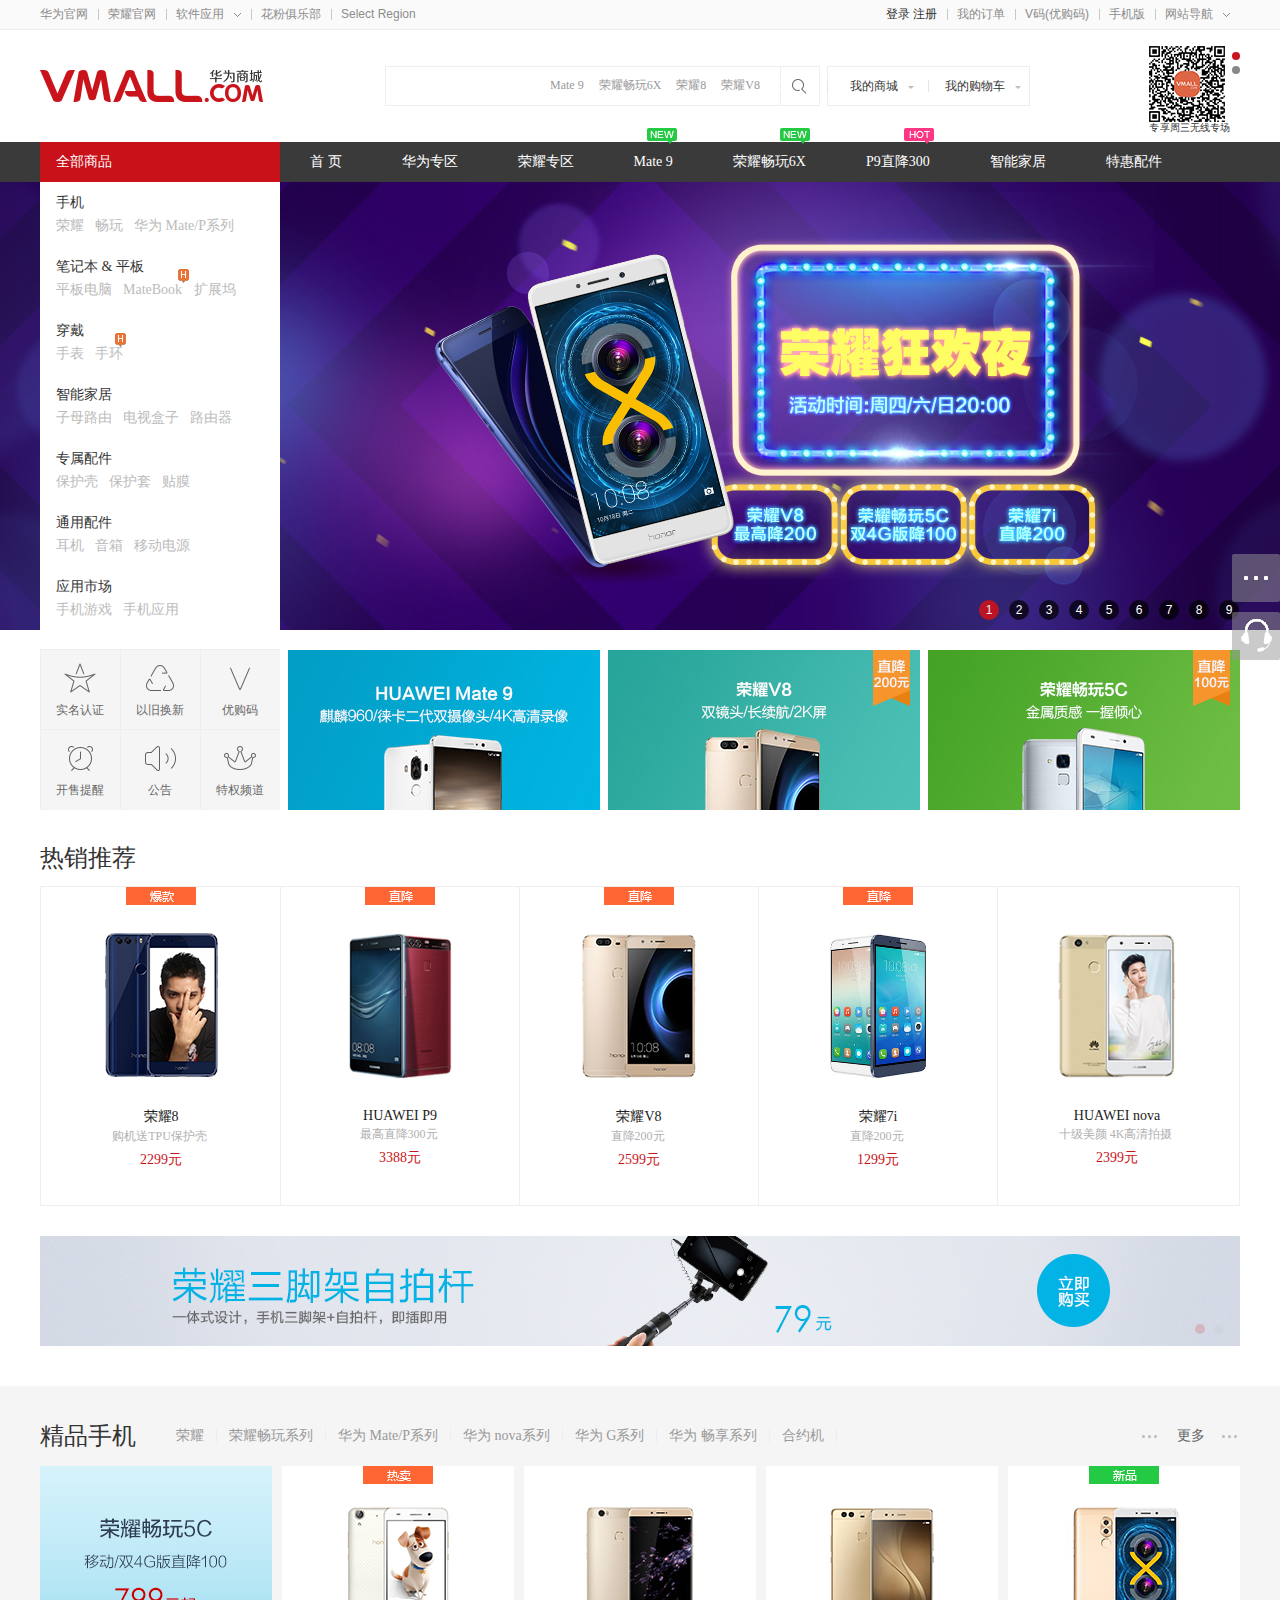
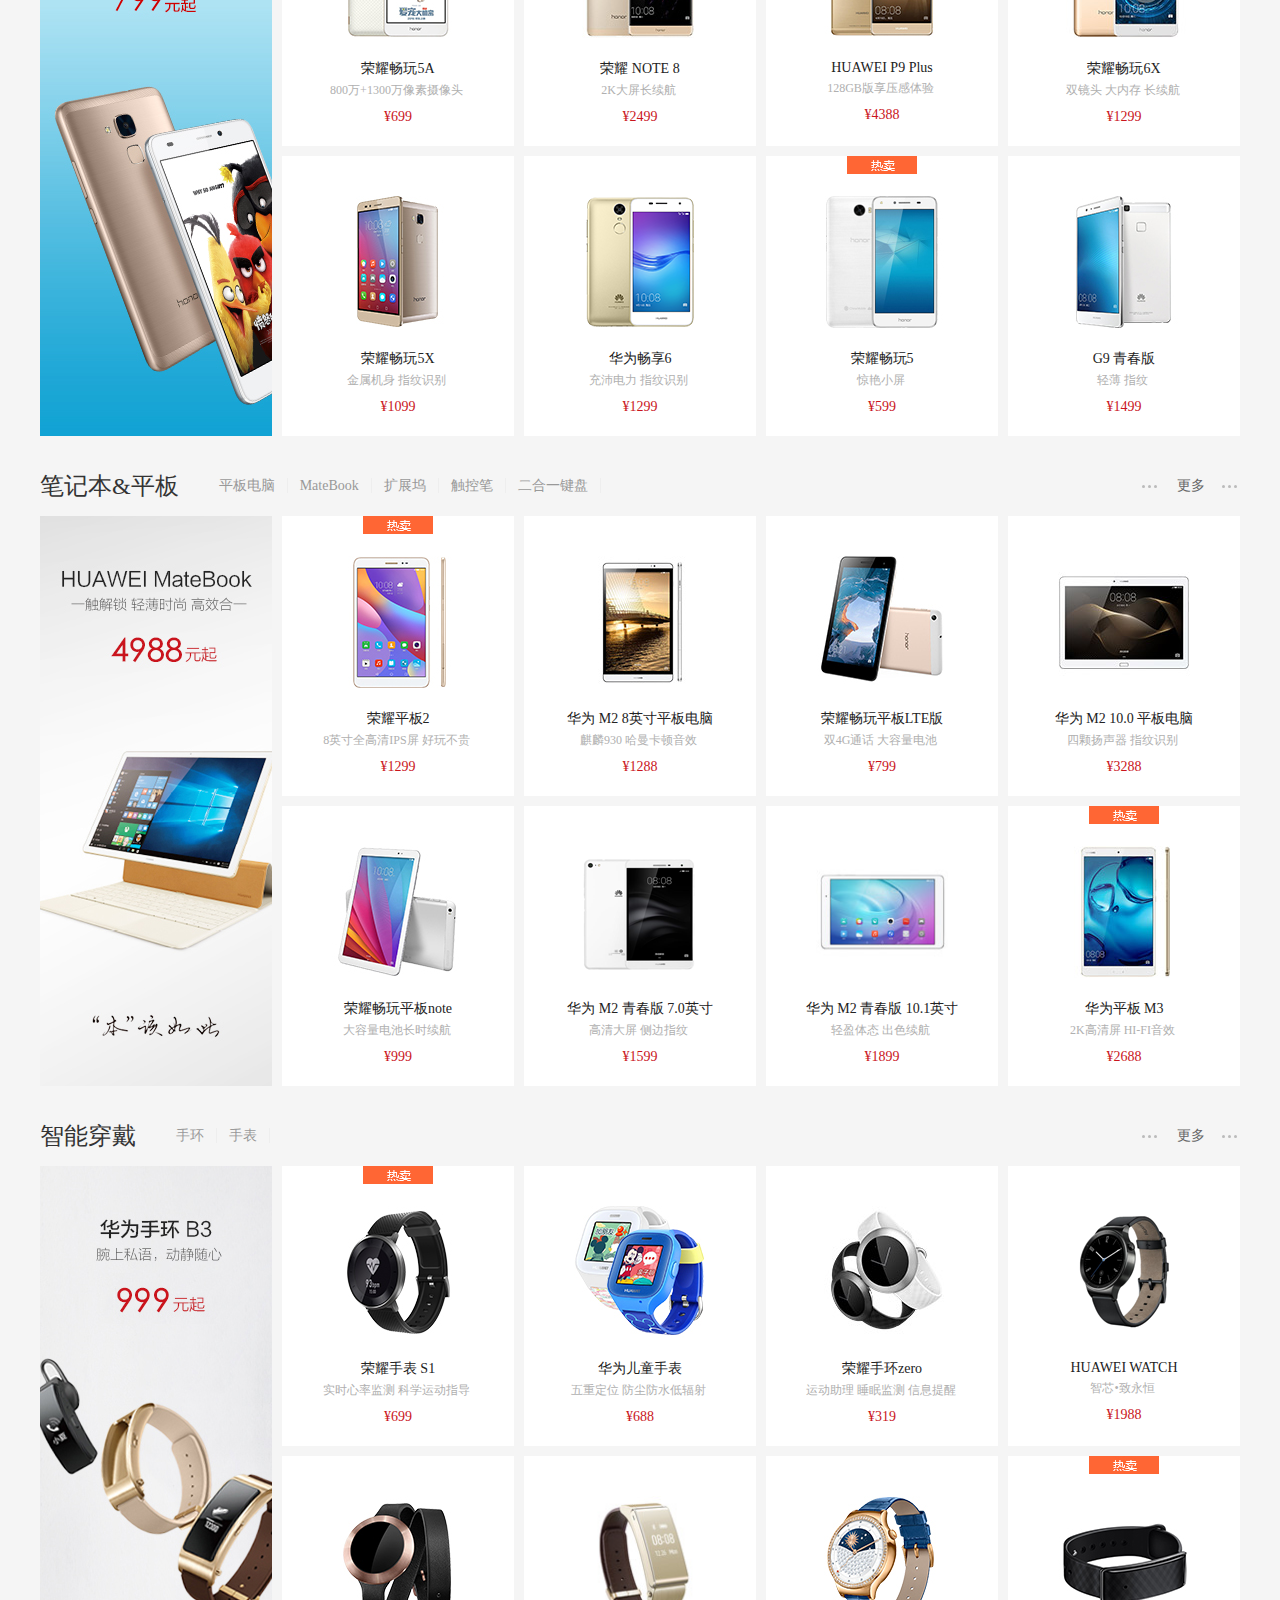
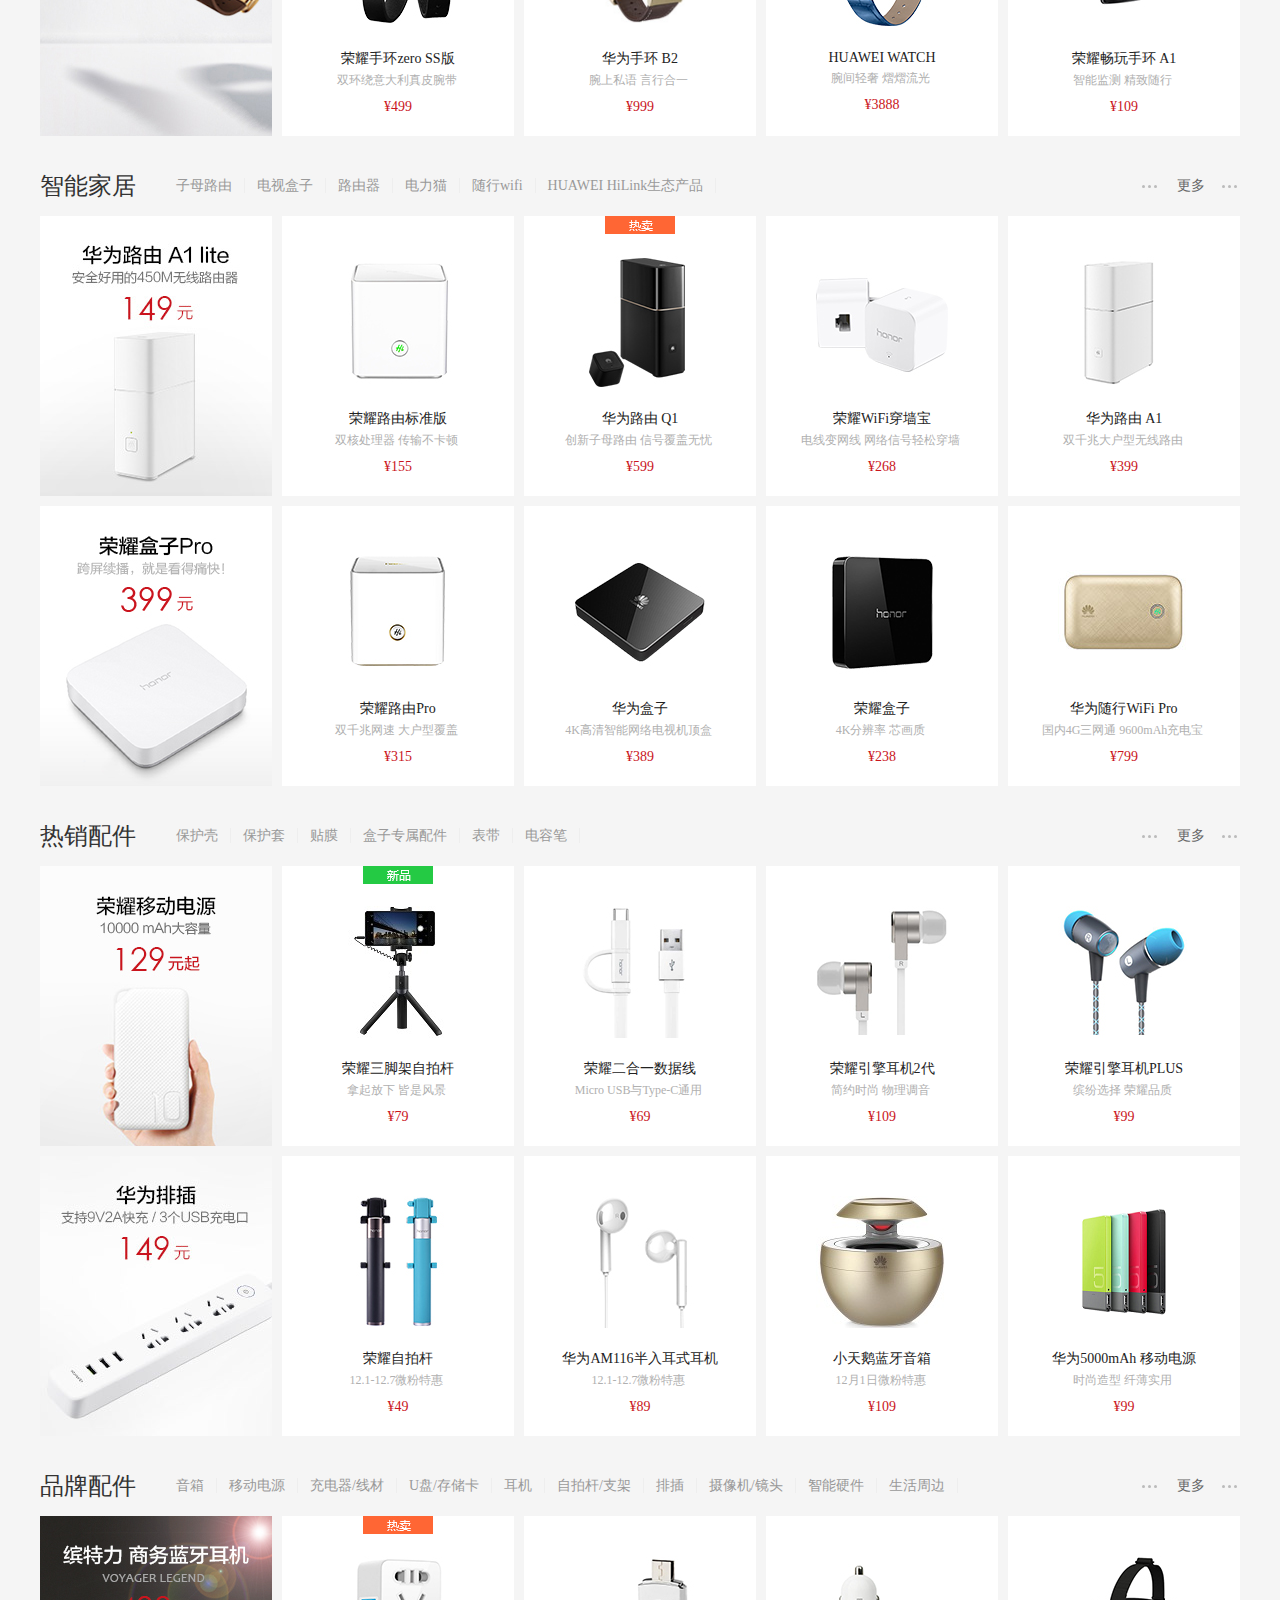
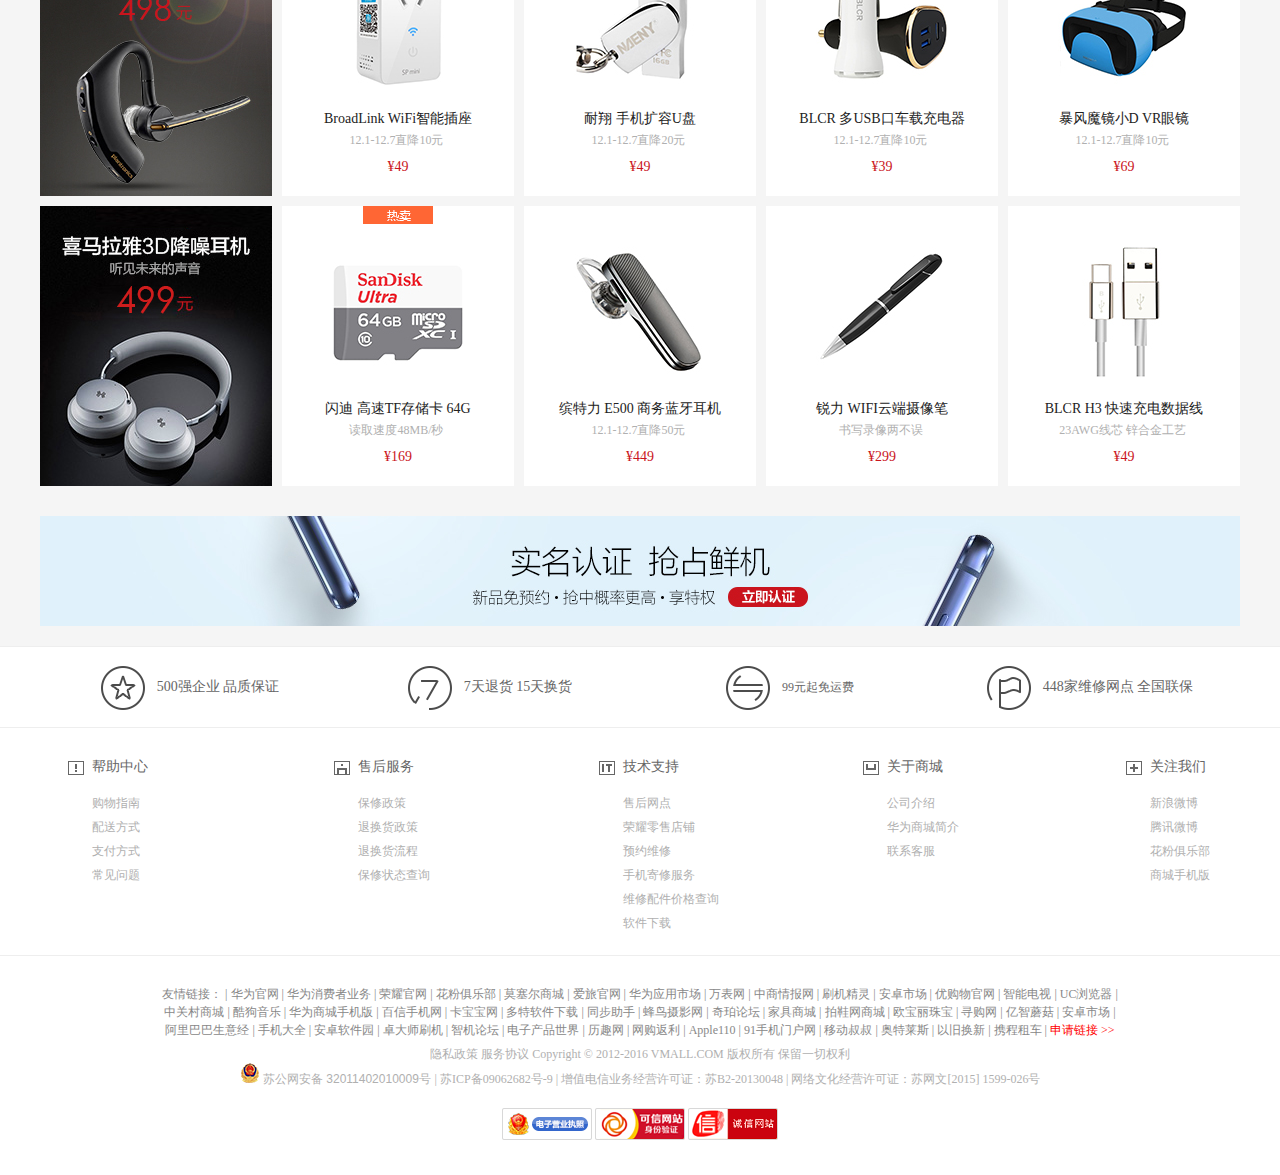
<file: index.html>
<!--<!DOCTYPE html>-->
<html>
	<head>
		<meta charset="utf-8" />
		<link rel="shortcut icon" href="img/favicon.ico"/>
		<title>华为商城官网</title>
		<link type="text/css" rel="stylesheet" href="css/huawei.css"/>
	</head>
	<body onload="checkLogin()">
		<div id="container">
			<div class="shortcut">
				<div class="layout">
					<div class="s-sub">
						<ul>
							<li class="s-hw"><a href="javascript:;">华为官网</a></li>
							<li class="s-honor"><a href="javascript:;">荣耀官网</a></li>
							<li class="s-appsoft">
								<div class="s-dropdown">
									<div class="h">
										<a href="javascript:;">软件应用</a><s></s>
									</div>
									<div class="b">
										<p><a href="javascript:;">EMUI</a></p>
										<p><a href="javascript:;">应用市场</a></p>
										<p><a href="javascript:;">云服务</a></p>
										<p><a href="javascript:;">开发者联盟</a></p>
									</div>
								</div>
							</li>
							<li class="s-club"><a href="javascript:;">花粉俱乐部</a></li>
							<li class="s-sr"><a href="javascript:;">Select Region</a></li>
						</ul>
					</div>
					<div class="s-main">
						<ul>
							<li class="s-login">
								<a href="login.html">登录</a>&nbsp;<a href="register.html">注册</a>
							</li>
							<li class="s-myOrders"><a href="javascript:;">我的订单</a></li>
							<li class="s-promo"><a href="javascript:;">V码(优购码)</a></li>
							<li class="s-mobile"><a href="javascript:;">手机版</a></li>
							<li class="s-sitemap">
								<div class="s-dropdown">
									<div class="h">
										<a href="javascript:;">网站导航</a><s></s>
									</div>
									<div class="b">
										<p><a href="javascript:;">帮助中心</a></p>
										<p><a href="javascript:;">PC软件</a></p>
										<p><a href="javascript:;">数字音乐</a></p>
										<p><a href="javascript:;">爱旅</a></p>
									</div>
								</div>
							</li>
						</ul>
					</div>
				</div>
			</div>
			<header class="header">
				<div class="layout">
					<div class="logo logo-index">
						<a href="javascript:;" title="Vmall.com-华为商城">
							<img src="img/logo.png">
						</a>
					</div>
					<div class="searchBar relative">
						<div class="searchBar-form" id="search-area">
							<form>
								<input type="text" class="text" maxlength="100" 
									id="search-kw"/>
								<input type="button" class="button" value="搜索"/>
							</form>
						</div>
						<div class="searchBar-key">
							<a href="javascript:;">Mate 9</a>
							<a href="javascript:;">荣耀畅玩6X</a>
							<a href="javascript:;">荣耀8</a>
							<a href="javascript:;">荣耀V8</a>
						</div>
					</div>
					<div class="header-toolbar">
						<div class="header-toolbar-item" id="header-toolbar-imall">
							<div class="imall">
								<div class="h">
									<a href="javascript:;" rel="nofollow" timetype="timestamp">我的商城</a>
									<i></i>
									<s></s>
									<u></u>
								</div>
								<div class="b" id="header-toolbar-imall-content">
									<div class="imall-prompt" id="cart_unlogin_info">
										<p>
											你好，请&nbsp;&nbsp;
											<a href="login.html" rel="nofollow">登录</a> | 
											<a href="register.html" rel="nofollow">注册</a>
										</p>
									</div>
									<div class="imall-uc" id="cart_login_info">
										<ul>
											<li>
												<a href="javascript:;" rel="nofollow" timetype="timestamp">我的订单</a>
											</li>
											<li>
												<a href="javascript:;" timetype="timestamp">待支付</a>
												<span id="toolbar-orderWaitingHandleCount" class="hide">0</span>
											</li>
											<li>
												<a href="javascript:;" timetype="timestamp">待评论</a>
												<span id="toolbar-notRemarkCount" class="hide">0</span>
											</li>
											<li>
												<a href="javascript:;" timetype="timestamp">优惠券</a>
												<span id="toolbar-couponCount" class="hide">0</span>
											</li>
											<li>
												<a href="javascript:;" timetype="timestamp">站内信</a>
												<span id="toolbar-newMsgCount" class="hide">0</span>
											</li>
										</ul>
									</div>
									<div class="imall-event">
										<p>
											<a href="javascript:;"><img src="img/shiming.jpg" /></a>
										</p>
									</div>
								</div>
							</div>
						</div>
						<div class="header-toolbar-item" id="header-toolbar-minicart">
							<div class="minicart" id="header-toolbar-minicart-h">
								<div class="h">
									<a href="javascript:;" rel="nofollow" timetype="timestamp">
										我的购物车
										<!--<span>
											<em id="header-cart-total">0</em>
											<b></b>
										</span>-->
									</a>
									<i></i>
									<s></s>
									<u></u>
								</div>
								<div class="b" id="header-toolbar-minicart-content">
									<div class="minicart-pro-empty" id="minicart-pro-empty">
										<span class="icon-minicart">您的购物车是空的，赶紧选购吧！</span>
									</div>
									<div id="minicart-pro-list-block" style="display: none;">
										<ul class="minicart-pro-list" id="minicart-pro-list"></ul>
									</div>
									<div class="minicart-pro-settleup" id="minicart-pro-settleup" style="display: none;">
										<p>
											共<em id="micro-cart-total">0</em>件商品，金额合计
											<b id="micro-cart-totalPrice">¥&nbsp;0</b>
										</p>
										<a class="button-minicart-settleup" href="javascript:;">去结算</a>
									</div>
								</div>
							</div>
						</div>
					</div>
					<div class="header-qrcode">
						<div class="ec-slider" id="ec-erweima">
							<ul class="ec-slider-list">
								<li class="ec-slider-item" style="display: list-item;">
									<p>
										<a href="javascript:;" title="专享周三无线专场">
											<img src="img/qrcode_vmall_app01.png" alt="专享周三无线专场">
										</a>
									</p>
									<p><a href="javascript:;"><span>专享周三无线专场</span></a></p>
								</li>
								<li class="ec-slider-item" style="display: none;">
									<p>
										<a href="javascript:;" title="微信扫码关注我们">
											<img src="img/qrcode_vmall_wechat01.jpg" alt="华为商城官方微信">
										</a>
									</p>
									<p><a href="javascript:;"><span>微信扫码关注我们</span></a></p>
								</li>
							</ul>
							<div class="ec-slider-nav">
								<span class="current"></span>
								<span class=""></span>
							</div>
						</div>
					</div>
				</div>
			</header>
			<div class="naver-main">
				<div class="layout">
					<div class="naver">
						<ul id="naver-list">
							<li id="index">
								<a href="javascript:;"><span>首 页</span></a>
							</li>
							<li id="huawei">
								<a href="javascript:;"><span>华为专区</span></a>
							</li>
							<li id="honor">
								<a href="javascript:;"><span>荣耀专区</span></a>
							</li>
							<li id="honor">
								<a href="javascript:;">
									<span>
										Mate 9<s><img src="img/new.png" alt="new"></s>
									</span>
								</a>
							</li>
							<li id="6x">
								<a href="javascript:;">
									<span>
										荣耀畅玩6X<s><img src="img/new.png" alt="new"></s>
									</span>
								</a>
							</li>
							<li id="honor">
								<a href="javascript:;">
									<span>
										P9直降300<s><img src="img/hot.png" alt="hot"></s>
									</span>
								</a>
							</li>
							<li id="honor">
								<a href="javascript:;"><span>智能家居</span></a>
							</li>
							<li id="peijian">
								<a href="javascript:;"><span>特惠配件</span></a>
							</li>
						</ul>
					</div>
					<div class="category category-index" id="category-block">
						<div class="h">
							<h2>全部商品</h2>
						</div>
						<div class="b">
							<ol class="category-list">
								<li class="category-item">
									<div class="category-info">
										<h3><a href="javascript:;"><span>手机</span></a></h3>
										<a href="javascript:;"><span>荣耀</span></a>
										<a href="javascript:;"><span>畅玩</span></a>
										<a href="javascript:;"><span>华为 Mate/P系列</span></a>
									</div>
									<div class="category-panels children-col-1">
										<ul class="subcate-list children-col-list">
											<li class="subcate-item">
												<a href="javascript:;"><span>荣耀</span></a>
											</li>
											<li class="subcate-item">
												<a href="javascript:;"><span>畅玩</span></a>
											</li>
											<li class="subcate-item">
												<a href="javascript:;"><span>华为 Mate/P系列</span></a>
											</li>
											<li class="subcate-item">
												<a href="javascript:;"><span>华为 nova系列</span></a>
											</li>
											<li class="subcate-item">
												<a href="javascript:;"><span>华为 G系列</span></a>
											</li>
											<li class="subcate-item">
												<a href="javascript:;"><span>华为 畅享系列</span></a>
											</li>
											<li class="subcate-item">
												<a href="javascript:;"><span>合约机</span></a>
											</li>
											<dl class="category-banner children-col-2">
												<dt><span>推荐商品</span></dt>
												<dd><a href="javascript:;">以旧换新</a></dd>
												<dd><a href="javascript:;">荣耀 NOTE 8</a></dd>
												<dd><a href="javascript:;">荣耀畅玩5X</a></dd>
											</dl>
										</ul>
									</div>
								</li>
								<li class="category-item odd">
									<div class="category-info">
										<h3><a href="javascript:;"><span>笔记本 &amp; 平板</span></a></h3>
										<a href="javascript:;"><span>平板电脑</span></a>
										<a href="javascript:;">
											<span>
												MateBook<s><img src="img/hot2.png" alt="hot"></s>
											</span>
										</a>
										<a href="javascript:;"><span>扩展坞</span></a>
									</div>
									<div class="category-panels children-col-1">
										<ul class="subcate-list children-col-list">
											<li class="subcate-item">
												<a href="javascript:;"><span>平板电脑</span></a>
											</li>
											<li class="subcate-item">
												<a href="javascript:;">
													<span>MateBook
														<s><img src="img/hot2.png" alt="hot"></s>
													</span>
												</a>
											</li>
											<li class="subcate-item">
												<a href="javascript:;"><span>扩展坞</span></a>
											</li>
											<li class="subcate-item">
												<a href="javascript:;"><span>触控笔</span></a>
											</li>
											<li class="subcate-item">
												<a href="javascript:;"><span>二合一键盘</span></a>
											</li>
											<dl class="category-banner children-col-2">
												<dt><span>推荐商品</span></dt>
												<dd><a href="javascript:;">荣耀平板</a></dd>
												<dd><a href="javascript:;">HUAWEI WATCH</a></dd>
												<dd><a href="javascript:;">荣耀手环zero</a></dd>
											</dl>
										</ul>
									</div>
								</li>
								<li class="category-item">
									<div class="category-info">
										<h3><a href="javascript:;"><span>穿戴</span></a></h3>
										<a href="javascript:;"><span>手表</span></a>
										<a href="/list-241">
											<span>手环
												<s><img src="img/hot2.png" alt="hot"></s>
											</span>
										</a>
									</div>
									<div class="category-panels children-col-1">
										<ul class="subcate-list children-col-list">
											<li class="subcate-item">
												<a href="javascript:;"><span>手表</span></a>
											</li>
											<li class="subcate-item">
												<a href="javascript:;">
													<span>手环
														<s><img src="img/hot2.png" alt="hot"></s>
													</span>
												</a>
											</li>
										</ul>
									</div>
								</li>
								<li class="category-item odd">
									<div class="category-info">
										<h3><a href="javascript:;"><span>智能家居</span></a></h3>
										<a href="javascript:;"><span>子母路由</span></a>
										<a href="javascript:;"><span>电视盒子</span></a>
										<a href="javascript:;"><span>路由器</span></a>
									</div>
									<div class="category-panels children-col-1">
										<ul class="subcate-list children-col-list">
											<li class="subcate-item">
												<a href="javascript:;"><span>子母路由</span></a>
											</li>
											<li class="subcate-item">
												<a href="javascript:;"><span>电视盒子</span></a>
											</li>
											<li class="subcate-item">
												<a href="javascript:;"><span>路由器</span></a>
											</li>
											<li class="subcate-item">
												<a href="javascript:;"><span>电力猫</span></a>
											</li>
											<li class="subcate-item">
												<a href="javascript:;"><span>随行wifi	</span></a>
											</li>
											<li class="subcate-item">
												<a href="javascript:;"><span>HUAWEI HiLink生态产品</span></a>
											</li>
											<dl class="category-banner children-col-2">
												<dt><span>推荐商品</span></dt>
												<dd><a href="javascript:;">荣耀路由Pro 游戏版</a></dd>
												<dd><a href="javascript:;">荣耀盒子Pro	</a></dd>
												<dd><a href="javascript:;">荣耀路由</a></dd>
											</dl>
										</ul>
									</div>
								</li>
								<li class="category-item ">
									<div class="category-info">
										<h3><a href="javascript:;"><span>专属配件</span></a></h3>
										<a href="javascript:;"><span>保护壳</span></a>
										<a href="javascript:;"><span>保护套</span></a>
										<a href="javascript:;"><span>贴膜</span></a>
									</div>
									<div class="category-panels children-col-1">
										<ul class="subcate-list children-col-list">
											<li class="subcate-item">
												<a href="javascript:;"><span>保护壳</span></a>
											</li>
											<li class="subcate-item">
												<a href="javascript:;"><span>保护套</span></a>
											</li>
											<li class="subcate-item">
												<a href="javascript:;"><span>贴膜	</span></a>
											</li>
											<li class="subcate-item">
												<a href="javascript:;"><span>盒子专属配件</span></a>
											</li>
											<li class="subcate-item">
												<a href="javascript:;"><span>表带	</span></a>
											</li>
											<li class="subcate-item">
												<a href="javascript:;"><span>电容笔</span></a>
											</li>
											<dl class="category-banner children-col-2">
												<dt><span>推荐商品</span></dt>
												<dd><a href="javascript:;">荣耀 圈铁耳机</a></dd>
												<dd><a href="javascript:;">荣耀小口哨</a></dd>
												<dd><a href="javascript:;">耐翔 蜂巢 蓝牙耳机</a></dd>
											</dl>
										</ul>
									</div>
								</li>
								<li class="category-item odd">
									<div class="category-info">
										<h3><a href="javascript:;"><span>通用配件</span></a></h3>
										<a href="javascript:;"><span>耳机</span></a>
										<a href="javascript:;"><span>音箱</span></a>
										<a href="javascript:;"><span>移动电源</span></a>
									</div>
									<div class="category-panels children-col-2">
										<ul class="subcate-list children-col-list">
											<li class="subcate-item">
												<a href="javascript:;"><span>耳机</span></a>
											</li>
											<li class="subcate-item">
												<a href="javascript:;"><span>音箱</span></a>
											</li>
											<li class="subcate-item">
												<a href="javascript:;"><span>移动电源</span></a>
											</li>
											<li class="subcate-item">
												<a href="javascript:;"><span>自拍杆/支架</span></a>
											</li>
											<li class="subcate-item">
												<a href="javascript:;"><span>充电器/线材</span></a>
											</li>
											<li class="subcate-item">
												<a href="javascript:;"><span>U盘/存储卡</span></a>
											</li>
											<li class="subcate-item">
												<a href="javascript:;"><span>排插	</span></a>
											</li>
											<li class="subcate-item">
												<a href="javascript:;"><span>摄像机/镜头</span></a>
											</li>
											<li class="subcate-item">
												<a href="javascript:;">
													<span>智能硬件
														<s><img src="img/hot2.png" alt="hot"></s>
													</span>
												</a>
											</li>
											<li class="subcate-item">
												<a href="javascript:;"><span>生活周边</span></a>
											</li>
										</ul>
										<ul class="subcate-list children-col-list">
											<dl class="category-banner children-col-2">
												<dt><span>推荐商品</span></dt>
												<dd><a href="javascript:;">小天鹅蓝牙音箱</a></dd>
											</dl>
										</ul>
									</div>
								</li>
								<li class="category-item ">
									<div class="category-info">
										<h3><a href="javascript:;"><span>应用市场</span></a></h3>
										<a href="javascript:;"><span>手机游戏</span></a>
										<a href="javascript:;"><span>手机应用</span></a>
									</div>
									<div class="category-panels children-col-1">
										<ul class="subcate-list children-col-list">
											<li class="subcate-item">
												<a href="javascript:;"><span>手机游戏</span></a>
											</li>
											<li class="subcate-item">
												<a href="javascript:;"><span>手机应用</span></a>
											</li>
										</ul>
									</div>
								</li>
							</ol>
						</div>
					</div>
				</div>
			</div>
			<div class="hot-board">
				<div class="ec-slider" id="index_slider" style="width: 100%;height: 448px;">
					<ul class="ec-slider-list" style="width: 100%;height: 448px;">
						<li class="ec-slider-item" style="background:url(img/ban00.jpg) 50% 0px no-repeat ;">
							<div style="width:100%;" class="ec-slider-item-img">
								<a style="width:100%;height:448px;display:block;" href="javascript:;"></a>
							</div>
						</li>
						<li class="ec-slider-item" style="background:url(img/ban01.jpg) 50% 0px no-repeat ;">
							<div style="width:100%;" class="ec-slider-item-img">
								<a style="width:100%;height:448px;display:block;" href="javascript:;"></a>
							</div>
						</li>
						<li class="ec-slider-item" style="background:url(img/ban02.jpg) 50% 0px no-repeat ;">
							<div style="width:100%;" class="ec-slider-item-img">
								<a style="width:100%;height:448px;display:block;" href="javascript:;"></a>
							</div>
						</li>
						<li class="ec-slider-item" style="background:url(img/ban03.jpg) 50% 0px no-repeat ;">
							<div style="width:100%;" class="ec-slider-item-img">
								<a style="width:100%;height:448px;display:block;" href="javascript:;"></a>
							</div>
						</li>
						<li class="ec-slider-item" style="background:url(img/ban04.jpg) 50% 0px no-repeat ;">
							<div style="width:100%;" class="ec-slider-item-img">
								<a style="width:100%;height:448px;display:block;" href="javascript:;"></a>
							</div>
						</li>
						<li class="ec-slider-item" style="background:url(img/ban05.jpg) 50% 0px no-repeat ;">
							<div style="width:100%;" class="ec-slider-item-img">
								<a style="width:100%;height:448px;display:block;" href="javascript:;"></a>
							</div>
						</li>
						<li class="ec-slider-item" style="background:url(img/ban06.jpg) 50% 0px no-repeat ;">
							<div style="width:100%;" class="ec-slider-item-img">
								<a style="width:100%;height:448px;display:block;" href="javascript:;"></a>
							</div>
						</li>
						<li class="ec-slider-item" style="background:url(img/ban07.jpg) 50% 0px no-repeat ;">
							<div style="width:100%;" class="ec-slider-item-img">
								<a style="width:100%;height:448px;display:block;" href="javascript:;"></a>
							</div>
						</li>
						<li class="ec-slider-item" style="background:url(img/ban08.jpg) 50% 0px no-repeat ;">
							<div style="width:100%;" class="ec-slider-item-img">
								<a style="width:100%;height:448px;display:block;" href="javascript:;"></a>
							</div>
						</li>
					</ul>
					<div class="ec-slider-nav-1">
						<span class="current">1</span>
						<span class="">2</span>
						<span class="">3</span>
						<span class="">4</span>
						<span class="">5</span>
						<span class="">6</span>
						<span class="">7</span>
						<span class="">8</span>
						<span class="">9</span>
					</div>
				</div>
			</div>
			<div class="hr-20"></div>
			<div class="layout">
			    <div class="channel-floor-0">
			        <div class="h">
			            <div class="span-240 fl">
			                <ul class="home-channel-list">
								<li class="top left">
									<a href="javascript:;">
										<img src="img/smrz.png" alt="实名认证">
										<span>实名认证</span>
									</a>
								</li>
							 	<li class="top">
							 		<a href="javascript:;">
							 			<img src="img/yjhx.png" alt="以旧换新">
							 			<span>以旧换新</span>
							 		</a>
							 	</li>
								<li class="top">
									<a href="javascript:;">
										<img src="img/ygm.png" alt="优购码">
										<span>优购码</span>
									</a>
								</li>
								<li class="left">
									<a href="javascript:;">
										<img src="img/kstx.png" alt="开售提醒">
										<span>开售提醒</span>
									</a>
								</li>
								<li class="">
									<a href="javascript:;">
										<img src="img/gg.png" alt="公告">
										<span>公告</span>
									</a>
								</li>
							 	<li class="">
							 		<a href="javascript:;">
							 		<img src="img/tqpd.png" alt="特权频道">
							 		<span>特权频道</span>
							 		</a>
							 	</li>
                   			</ul>
			            </div>
			            <div class="span-960 fr">
			            	<ul class="home-promo-list clearfix">
			            		<li>
			            			<a href="javascript:;" class="item">
			            				<img src="img/20161116003446304.jpg">
			            			</a>
			            		</li>
			            		<li>
			            			<a href="javascript:;" class="item">
			            				<img src="img/20161121142345914.jpg">
			            			</a>
			            		</li>
			            		<li>
			            			<a href="javascript:;" class="item">
			            				<img src="img/2016112114234675.jpg">
			            			</a>
			            		</li>
			            	</ul>
			            </div>
        			</div>
					<div class="b">
					    <div class="home-recommend-goods">
					        <div class="h">
					            <h2 class="title">热销推荐</h2>
					        </div>
					        <div class="b">
					            <div class="goods-box">
					                <ul id="testBanner" class="grid-list">
										<li class="grid-items" index="0">
					                        <a class="thumb" href="phone.html">
					                            <p class="grid-img">
					                            	<img alt="荣耀8" src="img/1478173617511.jpg">
					                            </p>
					                            <h3 class="grid-title">荣耀8</h3>
					                            <p class="grid-desc">购机送TPU保护壳&nbsp;</p>
					                            <p class="grid-price">2299元</p>
					                        </a>
					                        <p class="grid-tips">
					                        	<img src="img/bk.jpg">
					                       	</p>
					                    </li>
										<li class="grid-items" index="1">
					                        <a class="thumb" href="javascript:;">
					                            <p class="grid-img">
					                            	<img alt="HUAWEI P9" src="img/1478874041798.jpg">
					                            </p>
					                            <h3 class="grid-title">HUAWEI P9</h3>
					                            <p class="grid-desc">最高直降300元&nbsp;</p>
					                            <p class="grid-price">3388元</p>
					                        </a>
					                        <p class="grid-tips">
					                        	<img alt="" src="img/zj.jpg">
					                       	</p>
					                    </li>
										<li class="grid-items">
					                        <a class="thumb" href="javascript:;">
					                            <p class="grid-img">
					                            	<img alt="荣耀V8" src="img/1478781605180.jpg">
					                            </p>
					                            <h3 class="grid-title">荣耀V8</h3>
					                            <p class="grid-desc">直降200元&nbsp;</p>
					                            <p class="grid-price">2599元</p>
					                        </a>
					                        <p class="grid-tips">
					                        	<img alt="" src="img/zj.jpg">
					                       	</p>
					                    </li>
										<li class="grid-items">
					                        <a class="thumb" href="javascript:;">
					                            <p class="grid-img">
					                            	<img alt="荣耀7i" src="img/1480389735690.jpg">
					                            </p>
					                            <h3 class="grid-title">荣耀7i</h3>
					                            <p class="grid-desc">直降200元&nbsp;</p>
					                            <p class="grid-price">1299元</p>
					                        </a>
					                        <p class="grid-tips">
					                        	<img alt="" src="img/zj.jpg">
					                       	</p>
					                    </li>
										<li class="grid-items">
					                        <a class="thumb" href="javascript:;">
					                            <p class="grid-img">
					                            	<img alt="HUAWEI nova" src="img/1478874201222.jpg">
					                            </p>
					                            <h3 class="grid-title">HUAWEI nova</h3>
					                            <p class="grid-desc">十级美颜 4K高清拍摄&nbsp;</p>
					                            <p class="grid-price">2399元</p>
					                        </a>
					                        <p class="grid-tips"></p>
					                    </li>
					                </ul>
					            </div>
					        </div>
					    </div>
					</div>
        		</div>
			</div>
			<div class="hr-30"></div>
			<div class="layout">
			    <div class="home-banner">
					<div class="home-banner-slideshow">
						<div class="banner-slideshow">
							<div id="m-banner" class="ec-slider" style="width: 1200px; height: 110px;">
								<ul class="ec-slider-list" style="width: 1200px; height: 110px;">
									<li class="ec-slider-item" style="width: 1200px; height: 110px; position: absolute;">
										<div class="ec-slider-item-img">
											<a href="javascript:;"><img src="img/20161111235417403.jpg"></a>
										</div>
									</li>
									<li class="ec-slider-item" style="width: 1200px; height: 110px; position: absolute;">
										<div class="ec-slider-item-img">
											<a href="javascript:;"><img src="img/20161116091306650.png"></a>
										</div>
									</li>
								</ul>
								<div class="ec-slider-nav">
									<span class="current"></span>
									<span class=""></span>
								</div>
							</div>
						</div>
					</div>
			   </div>
			</div>
			<div class="hr-40"></div>
			<div class="home-channel-container">
				<div class="hr-10"></div>
				<div class="layout">
			        <div class="home-channel-floor">
			            <div class="h">
			                <h2 class="channel-title fl">精品手机</h2>
			                <ul class="channel-nav fl">
			                    	<li><a href="javascript:;">荣耀</a></li>
			                    	<li><a href="javascript:;">荣耀畅玩系列</a></li>
			                    	<li><a href="javascript:;">华为 Mate/P系列</a></li>
			                    	<li><a href="javascript:;">华为 nova系列</a></li>
			                    	<li><a href="javascript:;">华为 G系列</a></li>
			                    	<li><a href="javascript:;">华为 畅享系列</a></li>
			                    	<li><a href="javascript:;">合约机</a></li>
			                </ul>
			                <div class="channel-more fr">
			                	<span></span><span></span><span></span>
			                	<a href="javascript:;">更多</a>
			                	<span></span><span></span><span></span>
			                </div>
			            </div>
			            <div class="b">
			                <div class="span-232 fl">
			                    <ul class="grid-promo-list">
			                        <li class="grid-items grid-items-lg">
				                        <a class="thumb" href="javascript:;">
											<img alt="" src="img/1480389177285.jpg">
				                        </a>
			                        </li>
			                    </ul>
			                </div>
			                <div class="span-968 fl">
			                    <ul class="grid-list">
			                        <li class="grid-items" index="2">
			                            <a class="thumb" href="javascript:;">
			                                <p class="grid-img">
												<img alt="荣耀畅玩5A" src="img/1476774468229.jpg">
			                                </p>
			                                <h3 class="grid-title">荣耀畅玩5A</h3>
			                                <p class="grid-desc">800万+1300万像素摄像头&nbsp;</p>
			                                <p class="grid-price"><em>¥</em><span>699</span></p>
			                                <p class="grid-tips">
												<img alt="荣耀畅玩5A 双卡双待 移动版 智能手机（白色）" src="img/1474556795010.jpg">
			                                </p>
			                            </a>
			                        </li>
			                        <li class="grid-items" index="3">
			                            <a class="thumb" href="javascript:;">
			                                <p class="grid-img">
												<img alt="荣耀 NOTE 8" src="img/1478224689675.jpg">
			                                </p>
			                                <h3 class="grid-title">荣耀 NOTE 8</h3>
			                                <p class="grid-desc">2K大屏长续航&nbsp;</p>
			                                <p class="grid-price"><em>¥</em><span>2499</span></p>
			                            </a>
			                        </li>
			                        <li class="grid-items">
			                            <a class="thumb" href="javascript:;">
			                                <p class="grid-img">
												<img alt="HUAWEI P9 Plus" src="img/1480037470724.jpg">
			                                </p>
			                                <h3 class="grid-title">HUAWEI P9 Plus</h3>
			                                <p class="grid-desc">128GB版享压感体验&nbsp;</p>
			                                <p class="grid-price"><em>¥</em><span>4388</span></p>
			                            </a>
			                        </li>
			                        <li class="grid-items">
			                            <a class="thumb" href="javascript:;">
			                                <p class="grid-img">
												<img alt="荣耀畅玩6X" src="img/1480389361215.jpg">
			                                </p>
			                                <h3 class="grid-title">荣耀畅玩6X</h3>
			                                <p class="grid-desc">双镜头 大内存 长续航&nbsp;</p>
			                                <p class="grid-price"><em>¥</em><span>1299</span></p>
			                                <p class="grid-tips">
												<img alt="荣耀畅玩6X 全网通高配版（铂光金）" src="img/1474556767268.jpg">
			                                </p>
			                            </a>
			                        </li>
			                        <li class="grid-items">
			                            <a class="thumb" href="javascript:;">
			                                <p class="grid-img">
												<img alt="荣耀畅玩5X" src="img/1476450873366.jpg">
			                                </p>
			                                <h3 class="grid-title">荣耀畅玩5X</h3>
			                                <p class="grid-desc">金属机身 指纹识别&nbsp;</p>
			                                <p class="grid-price"><em>¥</em><span>1099</span></p>
			                            </a>
			                        </li>
			                        <li class="grid-items">
			                            <a class="thumb" href="javascript:;">
			                                <p class="grid-img">
												<img alt="华为畅享6" src="img/1478874695134.png">
			                                </p>
			                                <h3 class="grid-title">华为畅享6</h3>
			                                <p class="grid-desc">充沛电力 指纹识别&nbsp;</p>
			                                <p class="grid-price"><em>¥</em><span>1299</span></p>
			                            </a>
			                        </li>
			                        <li class="grid-items">
			                            <a class="thumb" href="javascript:;">
			                                <p class="grid-img">
												<img alt="荣耀畅玩5" src="img/1479291057648.jpg">
			                                </p>
			                                <h3 class="grid-title">荣耀畅玩5</h3>
			                                <p class="grid-desc">惊艳小屏&nbsp;</p>
			                                <p class="grid-price"><em>¥</em><span>599</span></p>
			                                <p class="grid-tips">
												<img alt="荣耀畅玩5 双卡双待 移动4G版（金色）" src="img/1474556795010.jpg">
			                                </p>
			                            </a>
			                        </li>
			                        <li class="grid-items">
			                            <a class="thumb" href="javascript:;">
			                                <p class="grid-img">
												<img alt="G9 青春版" src="img/1479950186921.jpg">
			                                </p>
			                                <h3 class="grid-title">G9 青春版</h3>
			                                <p class="grid-desc">轻薄 指纹&nbsp;</p>
			                                <p class="grid-price"><em>¥</em><span>1499</span></p>
			                            </a>
			                        </li>
			                    </ul>
			                </div>
			            </div>
			        </div>
			    </div>
				<div class="layout">
			        <div class="home-channel-floor">
			            <div class="h">
			                <h2 class="channel-title fl">笔记本&amp;平板</h2>
			                <ul class="channel-nav fl">
		                    	<li><a href="javascript:;">平板电脑</a></li>
		                    	<li><a href="javascript:;">MateBook</a></li>
		                    	<li><a href="javascript:;">扩展坞</a></li>
		                    	<li><a href="javascript:;">触控笔</a></li>
		                    	<li><a href="javascript:;">二合一键盘</a></li>
			                </ul>
			                <div class="channel-more fr">
			                	<span></span><span></span><span></span>
			                	<a href="javascript:;">更多</a>
			                	<span></span><span></span><span></span>
			                </div>
			            </div>
			            <div class="b">
			                <div class="span-232 fl">
			                    <ul class="grid-promo-list">
			                        <li class="grid-items grid-items-lg">
				                        <a class="thumb" href="javascript:;">
											<img alt="" src="img/1479433111994.jpg">
				                        </a>
			                        </li>
			                    </ul>
			                </div>
			                <div class="span-968 fl">
			                    <ul class="grid-list">
			                        <li class="grid-items">
			                            <a class="thumb" href="javascript:;">
			                                <p class="grid-img">
												<img alt="荣耀平板2" src="img/1479092302387.jpg">
			                                </p>
			                                <h3 class="grid-title">荣耀平板2</h3>
			                                <p class="grid-desc">8英寸全高清IPS屏 好玩不贵&nbsp;</p>
			                                <p class="grid-price"><em>¥</em><span>1299</span></p>
			                                <p class="grid-tips">
												<img alt="荣耀平板2 3GB+32GB WiFi版（香槟金）" src="img/1474556795010.jpg">
			                                </p>
			                            </a>
			                        </li>
			                        <li class="grid-items">
			                            <a class="thumb" href="javascript:;">
			                                <p class="grid-img">
												<img alt="华为 M2 8英寸平板电脑" src="img/1479113137477.jpg">
			                                </p>
			                                <h3 class="grid-title">华为 M2 8英寸平板电脑</h3>
			                                <p class="grid-desc">麒麟930 哈曼卡顿音效&nbsp;</p>
			                                <p class="grid-price"><em>¥</em><span>1288</span></p>
			                            </a>
			                        </li>
			                        <li class="grid-items">
			                            <a class="thumb" href="javascript:;">
			                                <p class="grid-img">
												<img alt="荣耀畅玩平板LTE版" src="img/1479279235465.jpg">
			                                </p>
			                                <h3 class="grid-title">荣耀畅玩平板LTE版</h3>
			                                <p class="grid-desc">双4G通话 大容量电池&nbsp;</p>
			                                <p class="grid-price"><em>¥</em><span>799</span></p>
			                            </a>
			                        </li>
			                        <li class="grid-items">
			                            <a class="thumb" href="javascript:;">
			                                <p class="grid-img">
												<img alt="华为 M2 10.0 平板电脑" src="img/1479432155158.jpg">
			                                </p>
			                                <h3 class="grid-title">华为 M2 10.0 平板电脑</h3>
			                                <p class="grid-desc">四颗扬声器 指纹识别&nbsp;</p>
			                                <p class="grid-price"><em>¥</em><span>3288</span></p>
			                            </a>
			                        </li>
			                        <li class="grid-items">
			                            <a class="thumb" href="javascript:;">
			                                <p class="grid-img">
												<img alt="荣耀畅玩平板note" src="img/1478483754802.jpg">
			                                </p>
			                                <h3 class="grid-title">荣耀畅玩平板note</h3>
			                                <p class="grid-desc">大容量电池长时续航&nbsp;</p>
			                                <p class="grid-price"><em>¥</em><span>999</span></p>
			                            </a>
			                        </li>
			                        <li class="grid-items">
			                            <a class="thumb" href="javascript:;">
			                                <p class="grid-img">
												<img alt="华为 M2 青春版 7.0英寸" src="img/1477966307203.png">
			                                </p>
			                                <h3 class="grid-title">华为 M2 青春版 7.0英寸</h3>
			                                <p class="grid-desc">高清大屏 侧边指纹&nbsp;</p>
			                                <p class="grid-price"><em>¥</em><span>1599</span></p>
			                            </a>
			                        </li>
			                        <li class="grid-items">
			                            <a class="thumb" href="javascript:;">
			                                <p class="grid-img">
												<img alt="华为 M2 青春版 10.1英寸" src="img/1479434808275.jpg">
			                                </p>
			                                <h3 class="grid-title">华为 M2 青春版 10.1英寸</h3>
			                                <p class="grid-desc">轻盈体态 出色续航&nbsp;</p>
			                                <p class="grid-price"><em>¥</em><span>1899</span></p>
			                            </a>
			                        </li>
			                        <li class="grid-items">
			                            <a class="thumb" href="javascript:;">
			                                <p class="grid-img">
												<img alt="华为平板 M3" src="img/1480328497453.jpg">
			                                </p>
			                                <h3 class="grid-title">华为平板 M3</h3>
			                                <p class="grid-desc">2K高清屏 HI-FI音效&nbsp;</p>
			                                <p class="grid-price"><em>¥</em><span>2688</span></p>
			                                <p class="grid-tips">
												<img alt="华为平板 M3 4GB+64GB  LTE版（日晖金）" src="img/1474556795010.jpg">
			                                </p>
			                            </a>
			                        </li>
			                    </ul>
			                </div>
			            </div>
			        </div>
			    </div>
				<div class="layout">
					<div class="home-channel-floor">
					    <div class="h">
					        <h2 class="channel-title fl">智能穿戴</h2>
					        <ul class="channel-nav fl">
				            	<li><a href="javascript:;">手环</a></li>
				            	<li><a href="javascript:;">手表</a></li>
					        </ul>
					        <div class="channel-more fr">
					        	<span></span><span></span><span></span>
					        	<a href="javascript:;">更多</a>
					        	<span></span><span></span><span></span>
					        </div>
					    </div>
					    <div class="b">
					        <div class="span-232 fl">
					            <ul class="grid-promo-list">
			                        <li class="grid-items grid-items-lg">
				                        <a class="thumb" href="javascript:;">
											<img alt="" src="img/1479433135397.jpg">
				                        </a>
			                        </li>
					            </ul>
					        </div>
					        <div class="span-968 fl">
					            <ul class="grid-list">
					                <li class="grid-items">
					                    <a class="thumb" href="javascript:;">
					                        <p class="grid-img">
												<img alt="荣耀手表 S1" src="img/1479269775539.jpg">
					                        </p>
					                        <h3 class="grid-title">荣耀手表 S1</h3>
					                        <p class="grid-desc">实时心率监测 科学运动指导&nbsp;</p>
					                        <p class="grid-price"><em>¥</em><span>699</span></p>
					                        <p class="grid-tips">
												<img alt="荣耀手表 S1 表体（深空灰）+长腕带（黑色)" src="img/1474556795010.jpg">
					                        </p>
					                    </a>
					                </li>
					                <li class="grid-items">
					                    <a class="thumb" href="javascript:;">
					                        <p class="grid-img">
												<img alt="华为儿童手表" src="img/1477295241924.jpg">
					                        </p>
					                        <h3 class="grid-title">华为儿童手表</h3>
					                        <p class="grid-desc">五重定位 防尘防水低辐射&nbsp;</p>
					                        <p class="grid-price"><em>¥</em><span>688</span></p>
					                    </a>
					                </li>
					                <li class="grid-items">
					                    <a class="thumb" href="javascript:;">
					                        <p class="grid-img">
												<img alt="荣耀手环zero" src="img/1474556906965.jpg">
					                        </p>
					                        <h3 class="grid-title">荣耀手环zero</h3>
					                        <p class="grid-desc">运动助理 睡眠监测 信息提醒&nbsp;</p>
					                        <p class="grid-price"><em>¥</em><span>319</span></p>
					                    </a>
					                </li>
					                <li class="grid-items">
					                    <a class="thumb" href="javascript:;">
					                        <p class="grid-img">
												<img alt="HUAWEI WATCH" src="img/1478881615451.png">
					                        </p>
					                        <h3 class="grid-title">HUAWEI WATCH</h3>
					                        <p class="grid-desc">智芯•致永恒&nbsp;</p>
					                        <p class="grid-price"><em>¥</em><span>1988</span></p>
					                    </a>
					                </li>
					                <li class="grid-items">
					                    <a class="thumb" href="javascript:;">
					                        <p class="grid-img">
												<img alt="荣耀手环zero SS版" src="img/1474556884521.jpg">
					                        </p>
					                        <h3 class="grid-title">荣耀手环zero SS版</h3>
					                        <p class="grid-desc">双环绕意大利真皮腕带&nbsp;</p>
					                        <p class="grid-price"><em>¥</em><span>499</span></p>
					                    </a>
					                </li>
					                <li class="grid-items">
					                    <a class="thumb" href="javascript:;">
					                        <p class="grid-img">
												<img alt="华为手环 B2" src="img/1479698742089.jpg">
					                        </p>
					                        <h3 class="grid-title">华为手环 B2</h3>
					                        <p class="grid-desc">腕上私语 言行合一&nbsp;</p>
					                        <p class="grid-price"><em>¥</em><span>999</span></p>
					                    </a>
					                </li>
					                <li class="grid-items">
					                    <a class="thumb" href="javascript:;">
					                        <p class="grid-img">
												<img alt="HUAWEI WATCH" src="img/1479950815813.jpg">
					                        </p>
					                        <h3 class="grid-title">HUAWEI WATCH</h3>
					                        <p class="grid-desc">腕间轻奢 熠熠流光&nbsp;</p>
					                        <p class="grid-price"><em>¥</em><span>3888</span></p>
					                    </a>
					                </li>
					                <li class="grid-items">
					                    <a class="thumb" href="javascript:;">
					                        <p class="grid-img">
												<img alt="荣耀畅玩手环 A1" src="img/1474557003913.jpg">
					                        </p>
					                        <h3 class="grid-title">荣耀畅玩手环 A1</h3>
					                        <p class="grid-desc">智能监测 精致随行&nbsp;</p>
					                        <p class="grid-price"><em>¥</em><span>109</span></p>
					                        <p class="grid-tips">
												<img alt="荣耀畅玩手环 A1 （魔法黑）" src="img/1474556795010.jpg">
					                        </p>
					                    </a>
					                </li>
					            </ul>
					        </div>
					    </div>
					</div>
				</div>
				<div class="layout">
			        <div class="home-channel-floor">
			            <div class="h">
			                <h2 class="channel-title fl">智能家居</h2>
			                <ul class="channel-nav fl">
		                    	<li><a href="javascript:;">子母路由</a></li>
		                    	<li><a href="javascript:;">电视盒子</a></li>
		                    	<li><a href="javascript:;">路由器</a></li>
		                    	<li><a href="javascript:;">电力猫</a></li>
		                    	<li><a href="javascript:;">随行wifi</a></li>
		                    	<li><a href="javascript:;">HUAWEI HiLink生态产品</a></li>
			                </ul>
			                <div class="channel-more fr">
			                	<span></span><span></span><span></span>
			                	<a href="javascript:;">更多</a>
			                	<span></span><span></span><span></span>
			                </div>
			            </div>
			            <div class="b">
			                <div class="span-232 fl">
			                    <ul class="grid-promo-list">
			                        <li class="grid-items grid-items-md">
			                        	<a class="thumb" href="javascript:;">
											<img alt="" src="img/1479091725664.jpg">
			                        	</a>
			                        </li>
			                        <li class="grid-items grid-items-md">
			                        	<a class="thumb" href="javascript:;">
											<img alt="" src="img/1479091928412.jpg">
			                        	</a>
			                        </li>
			                    </ul>
			                </div>
			                
			                <div class="span-968 fl">
			                    <ul class="grid-list">
			                        <li class="grid-items">
			                            <a class="thumb" href="javascript:;">
			                                <p class="grid-img">
												<img alt="荣耀路由标准版" src="img/1474558604656.jpg">
			                                </p>
			                                <h3 class="grid-title">荣耀路由标准版</h3>
			                                <p class="grid-desc">双核处理器 传输不卡顿&nbsp;</p>
			                                <p class="grid-price"><em>¥</em><span>155</span></p>
			                            </a>
			                        </li>
			                        <li class="grid-items">
			                            <a class="thumb" href="javascript:;">
			                                <p class="grid-img">
												<img alt="华为路由 Q1" src="img/1480145763417.jpg">
			                                </p>
			                                <h3 class="grid-title">华为路由 Q1</h3>
			                                <p class="grid-desc">创新子母路由 信号覆盖无忧&nbsp;</p>
			                                <p class="grid-price"><em>¥</em><span>599</span></p>
			                                <p class="grid-tips">
												<img alt="华为路由 Q1 子母套装（雅黑）" src="img/1474556795010.jpg">
			                                </p>
			                            </a>
			                        </li>
			                        <li class="grid-items">
			                            <a class="thumb" href="javascript:;">
			                                <p class="grid-img">
												<img alt="荣耀WiFi穿墙宝" src="img/1474558795304.jpg">
			                                </p>
			                                <h3 class="grid-title">荣耀WiFi穿墙宝</h3>
			                                <p class="grid-desc">电线变网线 网络信号轻松穿墙&nbsp;</p>
			                                <p class="grid-price"><em>¥</em><span>268</span></p>
			                            </a>
			                        </li>
			                        <li class="grid-items">
			                            <a class="thumb" href="javascript:;">
			                                <p class="grid-img">
												<img alt="华为路由 A1" src="img/1477966734612.jpg">
			                                </p>
			                                <h3 class="grid-title">华为路由 A1</h3>
			                                <p class="grid-desc">双千兆大户型无线路由&nbsp;</p>
			                                <p class="grid-price"><em>¥</em><span>399</span></p>
			                            </a>
			                        </li>
			                        <li class="grid-items">
			                            <a class="thumb" href="javascript:;">
			                                <p class="grid-img">
												<img alt="荣耀路由Pro" src="img/1474558659263.jpg">
			                                </p>
			                                <h3 class="grid-title">荣耀路由Pro</h3>
			                                <p class="grid-desc">双千兆网速 大户型覆盖&nbsp;</p>
			                                <p class="grid-price"><em>¥</em><span>315</span></p>
			                            </a>
			                        </li>
			                        <li class="grid-items">
			                            <a class="thumb" href="javascript:;">
			                                <p class="grid-img">
												<img alt="华为盒子" src="img/1478873498646.jpg">
			                                </p>
			                                <h3 class="grid-title">华为盒子</h3>
			                                <p class="grid-desc">4K高清智能网络电视机顶盒&nbsp;</p>
			                                <p class="grid-price"><em>¥</em><span>389</span></p>
			                            </a>
			                        </li>
			                        <li class="grid-items">
			                            <a class="thumb" href="javascript:;">
			                                <p class="grid-img">
												<img alt="荣耀盒子" src="img/1474558756556.jpg">
			                                </p>
			                                <h3 class="grid-title">荣耀盒子</h3>
			                                <p class="grid-desc">4K分辨率 芯画质&nbsp;</p>
			                                <p class="grid-price"><em>¥</em><span>238</span></p>
			                            </a>
			                        </li>
			                        <li class="grid-items">
			                            <a class="thumb" href="javascript:;">
			                                <p class="grid-img">
												<img alt="华为随行WiFi Pro" src="img/1479091851748.jpg">
			                                </p>
			                                <h3 class="grid-title">华为随行WiFi Pro</h3>
			                                <p class="grid-desc">国内4G三网通 9600mAh充电宝&nbsp;</p>
			                                <p class="grid-price"><em>¥</em><span>799</span></p>
			                            </a>
			                        </li>
			                    </ul>
			                </div>
			            </div>
			        </div>
			    </div>
				<div class="layout">
			        <div class="home-channel-floor">
			            <div class="h">
			                <h2 class="channel-title fl">热销配件</h2>
			                <ul class="channel-nav fl">
		                    	<li><a href="javascript:;">保护壳</a></li>
		                    	<li><a href="javascript:;">保护套</a></li>
		                    	<li><a href="javascript:;">贴膜</a></li>
		                    	<li><a href="javascript:;">盒子专属配件</a></li>
		                    	<li><a href="javascript:;">表带</a></li>
		                    	<li><a href="javascript:;">电容笔</a></li>
			                </ul>
			                <div class="channel-more fr">
			                	<span></span><span></span><span></span>
			                	<a href="javascript:;">更多</a>
			                	<span></span><span></span><span></span>
			                </div>
			            </div>
			            <div class="b">
			                <div class="span-232 fl">
			                    <ul class="grid-promo-list">
			                        <li class="grid-items grid-items-md current">
			                        	<a class="thumb" href="javascript:;">
											<img alt="" src="img/1480563272661.jpg">
			                        	</a>
			                        </li>
			                        <li class="grid-items grid-items-md">
			                        	<a class="thumb" href="javascript:;">
											<img alt="" src="img/1478926269440.jpg">
			                        	</a>
			                        </li>
			                    </ul>
			                </div>
			                <div class="span-968 fl">
			                    <ul class="grid-list">
			                        <li class="grid-items">
			                            <a class="thumb" href="javascript:;">
			                                <p class="grid-img">
												<img alt="荣耀三脚架自拍杆" src="img/1478877220810.jpg">
			                                </p>
			                                <h3 class="grid-title">荣耀三脚架自拍杆</h3>
			                                <p class="grid-desc">拿起放下 皆是风景&nbsp;</p>
			                                <p class="grid-price"><em>¥</em><span>79</span></p>
			                                <p class="grid-tips">
												<img alt="荣耀三脚架自拍杆（黑色）" src="img/1474556767268.jpg">
			                                </p>
			                            </a>
			                        </li>
			                        <li class="grid-items">
			                            <a class="thumb" href="javascript:;">
			                                <p class="grid-img">
												<img alt="荣耀二合一数据线" src="img/1477918500248.jpg">
			                                </p>
			                                <h3 class="grid-title">荣耀二合一数据线</h3>
			                                <p class="grid-desc">Micro USB与Type-C通用&nbsp;</p>
			                                <p class="grid-price"><em>¥</em><span>69</span></p>
			                            </a>
			                        </li>
			                        <li class="grid-items">
			                            <a class="thumb" href="javascript:;">
			                                <p class="grid-img">
												<img alt="荣耀引擎耳机2代" src="img/1474556633066.jpg">
			                                </p>
			                                <h3 class="grid-title">荣耀引擎耳机2代</h3>
			                                <p class="grid-desc">简约时尚 物理调音&nbsp;</p>
			                                <p class="grid-price"><em>¥</em><span>109</span></p>
			                            </a>
			                        </li>
			                        <li class="grid-items">
			                            <a class="thumb" href="javascript:;">
			                                <p class="grid-img">
												<img alt="荣耀引擎耳机PLUS" src="img/1474556847976.jpg">
			                                </p>
			                                <h3 class="grid-title">荣耀引擎耳机PLUS</h3>
			                                <p class="grid-desc">缤纷选择 荣耀品质&nbsp;</p>
			                                <p class="grid-price"><em>¥</em><span>99</span></p>
			                            </a>
			                        </li>
			                        <li class="grid-items">
			                            <a class="thumb" href="javascript:;">
			                                <p class="grid-img">
												<img alt="荣耀自拍杆" src="img/1475899915106.jpg">
			                                </p>
			                                <h3 class="grid-title">荣耀自拍杆</h3>
			                                <p class="grid-desc">12.1-12.7微粉特惠&nbsp;</p>
			                                <p class="grid-price"><em>¥</em><span>49</span></p>
			                            </a>
			                        </li>
			                        <li class="grid-items">
			                            <a class="thumb" href="javascript:;">
			                                <p class="grid-img">
												<img alt="华为AM116半入耳式耳机" src="img/1477970785048.jpg">
			                                </p>
			                                <h3 class="grid-title">华为AM116半入耳式耳机</h3>
			                                <p class="grid-desc">12.1-12.7微粉特惠&nbsp;</p>
			                                <p class="grid-price"><em>¥</em><span>89</span></p>
			                            </a>
			                        </li>
			                        <li class="grid-items">
			                            <a class="thumb" href="javascript:;">
			                                <p class="grid-img">
												<img alt="小天鹅蓝牙音箱" src="img/1475898963744.jpg">
			                                </p>
			                                <h3 class="grid-title">小天鹅蓝牙音箱</h3>
			                                <p class="grid-desc">12月1日微粉特惠&nbsp;</p>
			                                <p class="grid-price"><em>¥</em><span>109</span></p>
			                            </a>
			                        </li>
			                        <li class="grid-items">
			                            <a class="thumb" href="javascript:;">
			                                <p class="grid-img">
												<img alt="华为5000mAh 移动电源" src="img/1478570986261.png">
			                                </p>
			                                <h3 class="grid-title">华为5000mAh 移动电源</h3>
			                                <p class="grid-desc">时尚造型 纤薄实用&nbsp;</p>
			                                <p class="grid-price"><em>¥</em><span>99</span></p>
			                            </a>
			                        </li>
			                    </ul>
			                </div>
			            </div>
			        </div>
			    </div>
				<div class="layout">
				    <div class="home-channel-floor">
				        <div class="h">
				            <h2 class="channel-title fl">品牌配件</h2>
				            <ul class="channel-nav fl">
				            	<li><a href="javascript:;">音箱</a></li>
				            	<li><a href="javascript:;">移动电源</a></li>
				            	<li><a href="javascript:;">充电器/线材</a></li>
				            	<li><a href="javascript:;">U盘/存储卡</a></li>
				            	<li><a href="javascript:;">耳机</a></li>
				            	<li><a href="javascript:;">自拍杆/支架</a></li>
				            	<li><a href="javascript:;">排插</a></li>
				            	<li><a href="javascript:;">摄像机/镜头</a></li>
				            	<li><a href="javascript:;">智能硬件</a></li>
				            	<li><a href="javascript:;">生活周边</a></li>
				            </ul>
				            <div class="channel-more fr">
				            	<span></span><span></span><span></span>
				            	<a href="javascript:;">更多</a>
				            	<span></span><span></span><span></span>
				            </div>
				        </div>
				        <div class="b">
				            <div class="span-232 fl">
				                <ul class="grid-promo-list">
			                        <li class="grid-items grid-items-md">
			                        	<a class="thumb" href="javascript:;">
											<img alt="" src="img/1479309617392.jpg">
			                        	</a>
			                        </li>
			                        <li class="grid-items grid-items-md">
			                        	<a class="thumb" href="javascript:;">
											<img alt="" src="img/1480519860226.jpg">
			                        	</a>
			                        </li>
				                </ul>
				            </div>
				            <div class="span-968 fl">
				                <ul class="grid-list">
				                    <li class="grid-items">
				                        <a class="thumb" href="javascript:;">
				                            <p class="grid-img">
												<img alt="BroadLink  WiFi智能插座" src="img/1474556981697.jpg">
				                            </p>
				                            <h3 class="grid-title">BroadLink  WiFi智能插座</h3>
				                            <p class="grid-desc">12.1-12.7直降10元&nbsp;</p>
				                            <p class="grid-price"><em>¥</em><span>49</span></p>
				                            <p class="grid-tips">
												<img alt="BroadLink SP-mini  WiFi智能定时器开关插座（白色）" src="img/1474556795010.jpg">
				                            </p>
				                        </a>
				                    </li>
				                    <li class="grid-items">
				                        <a class="thumb" href="javascript:;">
				                            <p class="grid-img">
												<img alt="耐翔 手机扩容U盘" src="img/1477396899791.jpg">
				                            </p>
				                            <h3 class="grid-title">耐翔 手机扩容U盘</h3>
				                            <p class="grid-desc">12.1-12.7直降20元&nbsp;</p>
				                            <p class="grid-price"><em>¥</em><span>49</span></p>
				                        </a>
				                    </li>
				                    <li class="grid-items">
				                        <a class="thumb" href="javascript:;">
				                            <p class="grid-img">
												<img alt="BLCR 多USB口车载充电器" src="img/1479438665718.jpg">
				                            </p>
				                            <h3 class="grid-title">BLCR 多USB口车载充电器</h3>
				                            <p class="grid-desc">12.1-12.7直降10元&nbsp;</p>
				                            <p class="grid-price"><em>¥</em><span>39</span></p>
				                        </a>
				                    </li>
				                    <li class="grid-items">
				                        <a class="thumb" href="javascript:;">
				                            <p class="grid-img">
												<img alt="暴风魔镜小D VR眼镜" src="img/1480519949533.jpg">
				                            </p>
				                            <h3 class="grid-title">暴风魔镜小D VR眼镜</h3>
				                            <p class="grid-desc">12.1-12.7直降10元&nbsp;</p>
				                            <p class="grid-price"><em>¥</em><span>69</span></p>
				                        </a>
				                    </li>
				                    <li class="grid-items">
				                        <a class="thumb" href="javascript:;">
				                            <p class="grid-img">
												<img alt="闪迪 高速TF存储卡 64G" src="img/1479436757771.jpg">
				                            </p>
				                            <h3 class="grid-title">闪迪 高速TF存储卡 64G</h3>
				                            <p class="grid-desc">读取速度48MB/秒&nbsp;</p>
				                            <p class="grid-price"><em>¥</em><span>169</span></p>
				                            <p class="grid-tips">
												<img alt="闪迪 SanDisk 高速TF卡 microSDHC/microSDXC UHS-I存储卡 C10 48MB/秒 64G（白灰色）" src="img/1474556795010.jpg">
				                            </p>
				                        </a>
				                    </li>
				                    <li class="grid-items">
				                        <a class="thumb" href="javascript:;">
				                            <p class="grid-img">
												<img alt="缤特力 E500 商务蓝牙耳机" src="img/1480552202867.jpg">
				                            </p>
				                            <h3 class="grid-title">缤特力 E500 商务蓝牙耳机</h3>
				                            <p class="grid-desc">12.1-12.7直降50元&nbsp;</p>
				                            <p class="grid-price"><em>¥</em><span>449</span></p>
				                        </a>
				                    </li>
				                    <li class="grid-items">
				                        <a class="thumb" href="javascript:;">
				                            <p class="grid-img">
												<img alt="锐力  WIFI云端摄像笔" src="img/1479436522400.jpg">
				                            </p>
				                            <h3 class="grid-title">锐力  WIFI云端摄像笔</h3>
				                            <p class="grid-desc">书写录像两不误&nbsp;</p>
				                            <p class="grid-price"><em>¥</em><span>299</span></p>
				                        </a>
				                    </li>
				                    <li class="grid-items">
				                        <a class="thumb" href="javascript:;">
				                            <p class="grid-img">
												<img alt="BLCR H3 快速充电数据线" src="img/1479988271677.jpg">
				                            </p>
				                            <h3 class="grid-title">BLCR H3 快速充电数据线</h3>
				                            <p class="grid-desc">23AWG线芯 锌合金工艺&nbsp;</p>
				                            <p class="grid-price"><em>¥</em><span>49</span></p>
				                        </a>
				                    </li>
				                </ul>
				            </div>
				        </div>
				    </div>
				</div>
				<div class="hr-20"></div>
				<div class="layout">
			    	<div class="ec-slider-item-img">
			    		<div class="ad fl">
			    			<a href="javascript:;">
			    				<img src="img/20160923092437178.jpg" title="实名认证" style="float:none;">
			    			</a>
			    		</div>
			    	</div>
			    </div>
				<div class="hr-20"></div>
			</div>
			<div class="slogan-container">
				<div class="slogan">
					<ul>
						<li class="s1"><i></i>500强企业&nbsp;品质保证</li>
						<li class="s2"><i></i>7天退货&nbsp;15天换货</li>
						<li class="s3"><i></i><span>99元起免运费</span></li>
						<li class="s4"><i></i>448家维修网点&nbsp;全国联保</li>
					</ul>
				</div>
			</div>
			<div class="service-container">
				<div class="service">
					<dl class="s1">
						<dt><i></i>帮助中心</dt>
						<dd>
							<ol>
								<li><a href="javascript:;">购物指南</a></li>
								<li><a href="javascript:;">配送方式</a></li>
								<li><a href="javascript:;">支付方式</a></li>
								<li><a href="javascript:;">常见问题</a></li>
							</ol>
						</dd>
					</dl>
					<dl class="s2">
						<dt><i></i>售后服务</dt>
						<dd>
							<ol>
								<li><a href="javascript:;">保修政策</a></li>
								<li><a href="javascript:;">退换货政策</a></li>
								<li><a href="javascript:;">退换货流程</a></li>
								<li><a href="javascript:;">保修状态查询</a></li>
							</ol>
						</dd>
					</dl>
					<dl class="s3">
						<dt><i></i>技术支持</dt>
						<dd>
							<ol>
								<li><a href="javascript:;">售后网点</a></li>
								<li><a href="javascript:;">荣耀零售店铺</a></li>
								<li><a href="javascript:;">预约维修</a></li>
								<li><a href="javascript:;">手机寄修服务</a></li>
								<li><a href="javascript:;">维修配件价格查询</a></li>
								<li><a href="javascript:;">软件下载</a></li>
							</ol>
						</dd>
					</dl>
					<dl class="s4">
						<dt><i></i>关于商城</dt>
						<dd>
							<ol>
								<li><a href="javascript:;">公司介绍</a></li>
								<li><a href="javascript:;">华为商城简介</a></li>
								<li><a href="javascript:;">联系客服</a></li>
							</ol>
						</dd>
					</dl>
					<dl class="s5">
						<dt><i></i>关注我们</dt>
						<dd>
							<ol>
								<li><a class="sina" rel="nofollow" href="javascript:;">新浪微博</a></li>
								<li><a class="qq" rel="nofollow" href="javascript:;">腾讯微博</a></li>
								<li><a class="huafen" href="javascript:;">花粉俱乐部</a></li>
								<li><a href="javascript:;">商城手机版</a></li>
							</ol>
						</dd>
					</dl>
				</div>
			</div>			
			<div class="hungBar" id="tools-nav">
				<a title="返回顶部" class="hungBar-top" id="hungBar-top" 
					style="display: block; opacity: 1;">返回顶部</a>
				<a id="tools-nav-survery" title="意见反馈" class="hungBar-feedback hide"
					style="display: block;">意见反馈</a>	
				<a id="tools-nav-service-robotim" title="在线客服" 
					class="hungBar-olcs-web hide" style="display: block;">在线客服</a>
			</div>
			<div class="footer-container">
				<footer class="footer">
					<div class="footer-otherLink">
						<p>友情链接： | 
							<a href="javascript:;">华为官网</a> | <a href="javascript:;">华为消费者业务</a> | 
							<a href="javascript:;">荣耀官网</a> | <a href="javascript:;">花粉俱乐部</a> | 
							<a href="javascript:;">莫塞尔商城</a> | <a href="javascript:;">爱旅官网</a> | 
							<a href="javascript:;">华为应用市场</a> | <a href="javascript:;">万表网</a> | 
							<a href="javascript:;">中商情报网</a> | <a href="javascript:;">刷机精灵</a> | 
							<a href="javascript:;">安卓市场</a> | <a href="javascript:;">优购物官网</a> | 
							<a href="javascript:;">智能电视</a> | <a href="javascript:;">UC浏览器</a> | 
						</p>
						<p>
							<a href="javascript:;">中关村商城</a> | <a href="javascript:;">酷狗音乐</a> | 
							<a href="javascript:;">华为商城手机版</a> | <a href="javascript:;">百信手机网</a> | 
							<a href="javascript:;">卡宝宝网</a> | <a href="javascript:;">多特软件下载</a> | 
							<a href="javascript:;">同步助手</a> | <a href="javascript:;">蜂鸟摄影网</a> | 
							<a href="javascript:;">奇珀论坛</a> | <a href="javascript:;">家具商城</a> | 
							<a href="javascript:;">拍鞋网商城</a> | <a href="javascript:;">欧宝丽珠宝</a> | 
							<a href="javascript:;">寻购网</a> | <a href="javascript:;">亿智蘑菇</a>  | 
							<a href="javascript:;">安卓市场</a> | 
						</p>
						<p>
							<a href="javascript:;">阿里巴巴生意经</a> | <a href="javascript:;">手机大全</a> | 
							<a href="javascript:;">安卓软件园</a> | <a href="javascript:;">卓大师刷机</a> | 
							<a href="javascript:;">智机论坛</a> | <a href="javascript:;">电子产品世界</a> | 
							<a href="javascript:;">历趣网</a> | <a href="javascript:;">网购返利</a> | 
							<a href="javascript:;">Apple110</a> | <a href="javascript:;">91手机门户网</a> | 
							<a href="javascript:;">移动叔叔</a> | <a href="javascript:;">奥特莱斯</a> | 
							<a href="javascript:;">以旧换新</a> | <a href="javascript:;">携程租车</a> | 
							<a href="javascript:;" style="color:#ff0000;">申请链接 &gt;&gt;</a>
						</p>
					</div>
					<div class="footer-warrant-area">
						<p>
							<a title="隐私政策" href="javascript:;">隐私政策</a>  
							<a title="服务协议" href="javascript:;">服务协议</a>
							Copyright © 2012-2016  VMALL.COM   版权所有  保留一切权利
						</p>
						<p>
							<a href="javascript:;">
								<img style="width:20px;height:20px;float:none;" 
									src="img/20160226162651249.png" title="公安备案" width="20" 
									vspace="0" border="0" hspace="0" height="20">
								<span style="font-size:15px;font-family:宋体">
									<span style="font-size:12px;font-family:arial,helvetica,sans-serif;"> 苏公网安备</span>
									<span style="font-size:12px;font-family:arial,helvetica,sans-serif;"> 32011402010009号</span>
								</span>
							</a> | 
							<a href="javascript:;">苏ICP备09062682号-9</a> | 增值电信业务经营许可证：苏B2-20130048 | 
							<a href="javascript:;">网络文化经营许可证：苏网文[2015] 1599-026号</a>
						</p>
						<p><br></p>
						<p>
							<a href="javascript:;">
								<img src="img/20160226162415360.png" 
									style="float:none;width:90px;height:32px;" 
									title="电子营业执照" width="90" vspace="0" border="0" 
									hspace="0" height="32">
							</a>   
							<a href="javascript:;">
								<img style="width:90px;height:32px;float:none;" 
									src="img/20160226162521265.png" title="可信网站" 
									width="90" vspace="0" border="0" hspace="0" height="32">
							</a>   
							<a href="javascript:;">
								<img style="width:90px;height:32px;float:none;" 
									src="img/20160226162531395.png" title="诚信网站" 
									width="90" vspace="0" border="0" hspace="0" height="32">
							</a>
						</p>
					</div>
				</footer>
			</div>
		</div>
		
		
		<script type="text/javascript" src="lib/jquery-1.8.3.js"></script>
		<script type="text/javascript" src="js/huawei.js"></script>
	</body>
</html>
</file>
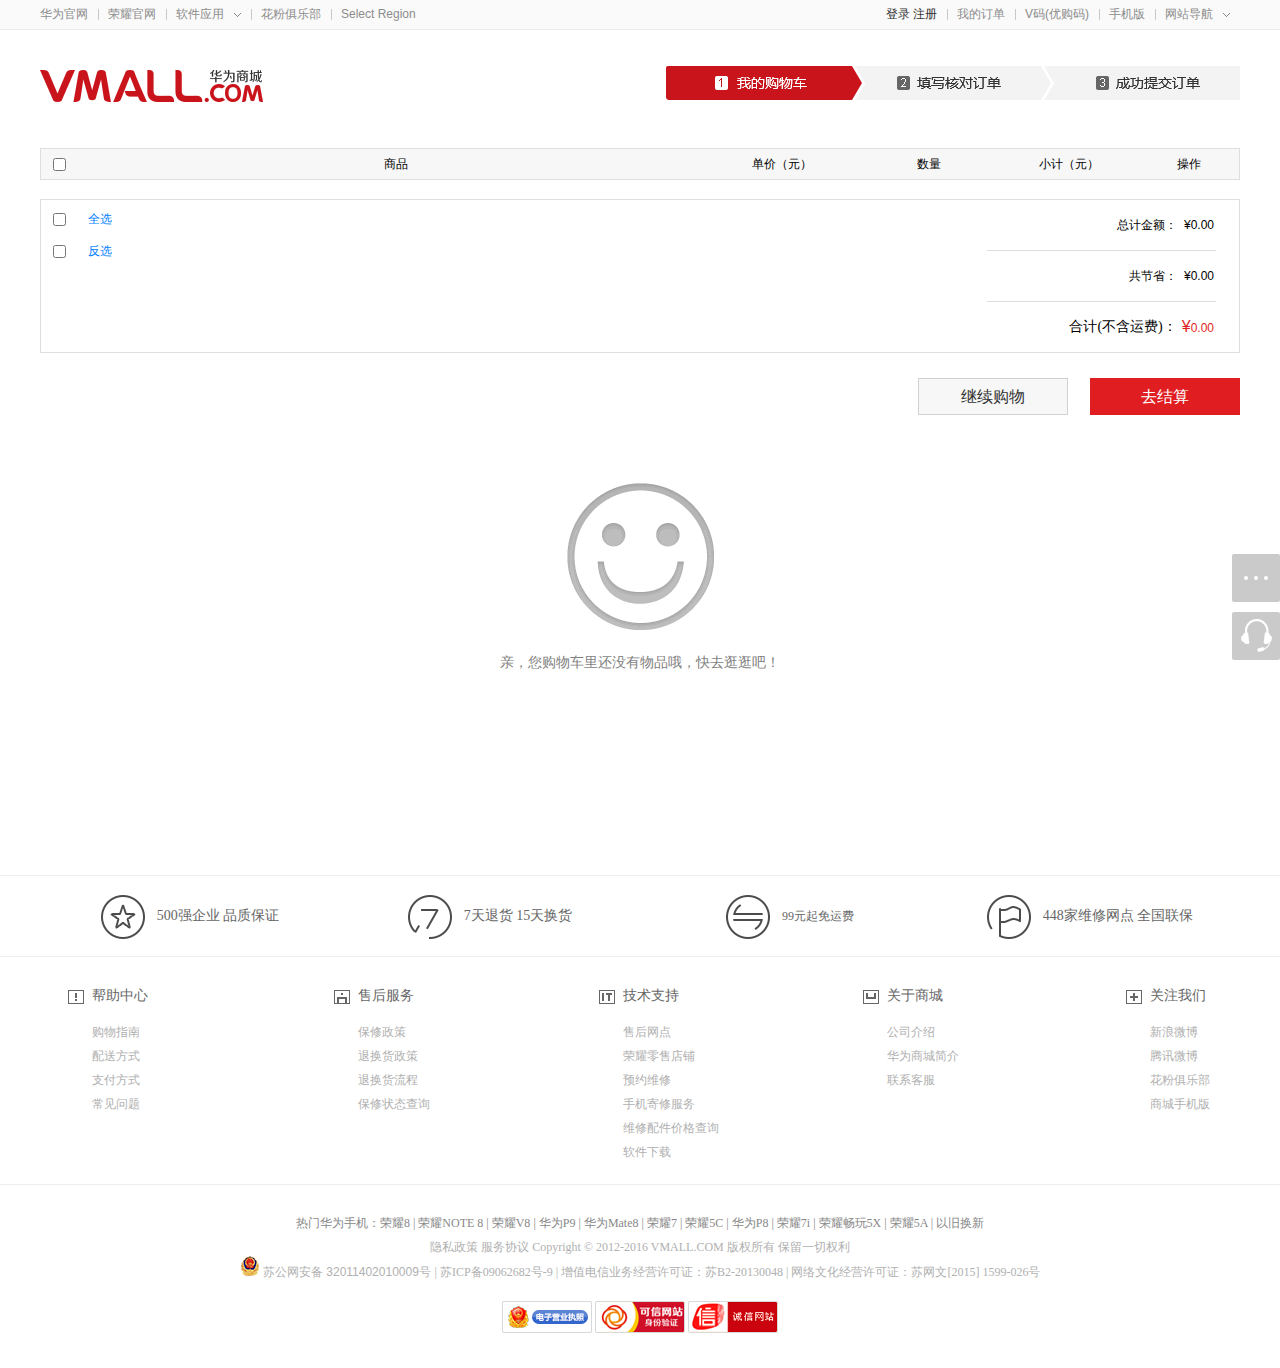
<file: huawei-cart.html>
<!DOCTYPE html>
<html>
	<head>
		<meta charset="UTF-8">
		<link rel="shortcut icon" href="img/favicon.ico"/>
		<title>华为商城官网-我的购物车</title>
		<link type="text/css" rel="stylesheet" href="css/huawei.css"/>
	</head>
	<body onload="checkLogin()">
		<div id="container">
			<div class="shortcut">
				<div class="layout">
					<div class="s-sub">
						<ul>
							<li class="s-hw"><a href="javascript:;">华为官网</a></li>
							<li class="s-honor"><a href="javascript:;">荣耀官网</a></li>
							<li class="s-appsoft">
								<div class="s-dropdown">
									<div class="h">
										<a href="javascript:;">软件应用</a><s></s>
									</div>
									<div class="b">
										<p><a href="javascript:;">EMUI</a></p>
										<p><a href="javascript:;">应用市场</a></p>
										<p><a href="javascript:;">云服务</a></p>
										<p><a href="javascript:;">开发者联盟</a></p>
									</div>
								</div>
							</li>
							<li class="s-club"><a href="javascript:;">花粉俱乐部</a></li>
							<li class="s-sr"><a href="javascript:;">Select Region</a></li>
						</ul>
					</div>
					<div class="s-main">
						<ul>
							<li class="s-login">
								<a href="login.html">登录</a>&nbsp;<a href="register.html">注册</a>
							</li>
							<li class="s-myOrders"><a href="javascript:;">我的订单</a></li>
							<li class="s-promo"><a href="javascript:;">V码(优购码)</a></li>
							<li class="s-mobile"><a href="javascript:;">手机版</a></li>
							<li class="s-sitemap">
								<div class="s-dropdown">
									<div class="h">
										<a href="javascript:;">网站导航</a><s></s>
									</div>
									<div class="b">
										<p><a href="javascript:;">帮助中心</a></p>
										<p><a href="javascript:;">PC软件</a></p>
										<p><a href="javascript:;">数字音乐</a></p>
										<p><a href="javascript:;">爱旅</a></p>
									</div>
								</div>
							</li>
						</ul>
					</div>
				</div>
			</div>
			<div class="order-header">
				<div class="g">
			    	<div class="fl">
			            <div class="logo logo-index">
			            	<a href="index.html" title="华为商城">
			            		<img src="img/logo.png" alt="华为商城">
			            	</a>
			            </div>
			        </div>
			        <div class="fr">
			            <div class="progress-area progress-area-3">
			                <!--我的购物车 -->
			                <div id="progress-cart" class="progress-sc-area hide" style="display: block;">我的购物车</div>
			                <!--核对订单 -->
			                <div id="progress-confirm" class="progress-co-area hide">填写核对订单信息</div>
			                <!--成功提交订单 -->
			                <div id="progress-submit" class="progress-sso-area hide">成功提交订单</div>
			            </div>
			        </div>
			    </div>
			</div>
			<div class="layout">
				<div class="sc-list">
					<div class="sc-pro-list">
			            <div class="sc-pro-title-area">
			                <div class="h">
			                    <table border="0" cellpadding="0" cellspacing="0">
			                        <thead>
			                            <tr>
			                                <th class="tr-check">
			                                	<input id="checkAll-top" type="checkbox" class="vam" name="all" autocomplete="off">
			                                </th>
			                                <th class="tr-pro">商品</th>
			                                <th class="tr-price">单价<em>（元）</em></th>
			                                <th class="tr-quantity">数量</th>
			                                <th class="tr-subtotal">小计<em>（元）</em></th>
			                                <th class="tr-operate">操作</th>
			                            </tr>
			                        </thead>
			                    </table>
			                </div>
			            </div>
						<form id="cart-form" autocomplete="off" method="get">
							<input type="hidden" name="state" value="1">
							<span id="cart-list">
								<div class="sc-pro-area selected" id="order-pro">
									<table border="0" cellpadding="0" cellspacing="0">
										<tbody id="cartContent">
											<!--<tr class="sc-pro-item">
												<td class="tr-check">
													<input id="box" class="checkbox" type="checkbox" name="choose">
												</td>
												<td class="tr-pro">
													<div class="pro-area clearfix">
														<p class="p-img"><a><img src="img/1478173617511.jpg"></a></p>
														<p class="p-name">荣耀8</p>
													</div>
												</td>
												<td class="tr-price">
													<span>¥2299.00</span>
												</td>
												<td class="tr-quantity">
													<div class="sc-stock-area">
														<div class="stock-area">
															<a href="javascript:;" class="icon-minus-3 vam" title="减"></a>
															<input id="quantity" type="text" class="shop-quantity textbox vam shop1" value="1">
															<a href="javascript:;" class="icon-plus-3 vam" title="加"></a>
														</div>
													</div>
												</td>
												<td class="tr-subtotal">
													<b>¥<span class="priTotal">2299.00</span></b>
												</td>
												<td class="tr-operate">
													<a href="javascript:;" class="icon-sc-del" title="删除">删除</a>
												</td>
											</tr>-->
										</tbody>
									</table>
								</div>
							</span>
						</form>
					</div>
					<div class="hr-20"></div>
					<div id="cart-total-area" class="sc-total-area clearfix">
						<div class="sc-total-control">
							<input id="checkAll" type="checkbox" name="all" class="vam" autocomplete="off">
							<label class="vam" for="checkAll">全选</label>
							<!--<a class="vam" href="javascript:;">删除选中商品</a>-->
							<br /><br />
							<input id="checkReverse" type="checkbox" name="" class="vam" autocomplete="off">
							<label class="vam" for="checkReverse">反选</label>
						</div>
						<div class="sc-total-price">
							<table border="0" cellpadding="0" cellspacing="0">
								<tbody>
									<tr>
										<th>总计金额：</th>
										<td id="sc-cartInfo-totalOriginalPrice">¥<span class="totalAll">0.00</span></td>
									</tr>
									<tr>
										<th>共节省：</th>
										<td id="sc-cartInfo-minusPrice">¥0.00</td>
									</tr>
									<tr>
										<th>
											<em>合计(不含运费)：<em></em></em>
										</th>
										<td>
											<b id="sc-cartInfo-totalPrice">¥<span class="totalAll">0.00</span></b>
										</td>
									</tr>
								</tbody>
							</table>
						</div>
					</div>
					<div class="hr-25"></div>
					<div class="sc-action-area clearfix">
						<a class="button-style-4 button-go-shopping-3" href="http://www.vmall.com">继续购物</a>
						<a class="button-style-1 button-go-checkout-2" href="javascript:;" seed="cart-pay">去结算</a>
					</div>
					<div id="cart-empty-msg" class="sc-empty-area">
						亲，您购物车里还没有物品哦，快去逛逛吧！
			        </div>
				</div>
				<div class="hr-35"></div>
				<div class="hr-25"></div>
			</div>
			<div class="hr-75"></div>
			<div class="slogan-container">
				<div class="slogan">
					<ul>
						<li class="s1"><i></i>500强企业&nbsp;品质保证</li>
						<li class="s2"><i></i>7天退货&nbsp;15天换货</li>
						<li class="s3"><i></i><span>99元起免运费</span></li>
						<li class="s4"><i></i>448家维修网点&nbsp;全国联保</li>
					</ul>
				</div>
			</div>
			<div class="service-container">
				<div class="service">
					<dl class="s1">
						<dt><i></i>帮助中心</dt>
						<dd>
							<ol>
								<li><a href="javascript:;">购物指南</a></li>
								<li><a href="javascript:;">配送方式</a></li>
								<li><a href="javascript:;">支付方式</a></li>
								<li><a href="javascript:;">常见问题</a></li>
							</ol>
						</dd>
					</dl>
					<dl class="s2">
						<dt><i></i>售后服务</dt>
						<dd>
							<ol>
								<li><a href="javascript:;">保修政策</a></li>
								<li><a href="javascript:;">退换货政策</a></li>
								<li><a href="javascript:;">退换货流程</a></li>
								<li><a href="javascript:;">保修状态查询</a></li>
							</ol>
						</dd>
					</dl>
					<dl class="s3">
						<dt><i></i>技术支持</dt>
						<dd>
							<ol>
								<li><a href="javascript:;">售后网点</a></li>
								<li><a href="javascript:;">荣耀零售店铺</a></li>
								<li><a href="javascript:;">预约维修</a></li>
								<li><a href="javascript:;">手机寄修服务</a></li>
								<li><a href="javascript:;">维修配件价格查询</a></li>
								<li><a href="javascript:;">软件下载</a></li>
							</ol>
						</dd>
					</dl>
					<dl class="s4">
						<dt><i></i>关于商城</dt>
						<dd>
							<ol>
								<li><a href="javascript:;">公司介绍</a></li>
								<li><a href="javascript:;">华为商城简介</a></li>
								<li><a href="javascript:;">联系客服</a></li>
							</ol>
						</dd>
					</dl>
					<dl class="s5">
						<dt><i></i>关注我们</dt>
						<dd>
							<ol>
								<li><a class="sina" rel="nofollow" href="javascript:;">新浪微博</a></li>
								<li><a class="qq" rel="nofollow" href="javascript:;">腾讯微博</a></li>
								<li><a class="huafen" href="javascript:;">花粉俱乐部</a></li>
								<li><a href="javascript:;">商城手机版</a></li>
							</ol>
						</dd>
					</dl>
				</div>
			</div>		
			<div class="hungBar" id="tools-nav">
				<a title="返回顶部" class="hungBar-top" id="hungBar-top" 
					style="display: block; opacity: 1;">返回顶部</a>
				<a id="tools-nav-survery" title="意见反馈" class="hungBar-feedback hide"
					style="display: block;">意见反馈</a>	
				<a id="tools-nav-service-robotim" title="在线客服" 
					class="hungBar-olcs-web hide" style="display: block;">在线客服</a>
			</div>
			<div class="footer-container">
				<footer class="footer">
					<div class="footer-otherLink">
						<p>热门<a href="javascript:;">华为手机</a>：<a href="javascript:;">荣耀8</a> | 
							<a href="javascript:;">荣耀NOTE 8</a> | <a href="javascript:;">荣耀V8</a> | 
							<a href="javascript:;">华为P9</a> | <a href="javascript:;">华为Mate8</a> | 
							<a href="javascript:;">荣耀7</a> | <a href="javascript:;">荣耀5C</a> | 
							<a href="javascript:;">华为P8</a> | <a href="javascript:;">荣耀7i</a> | 
							<a href="javascript:;">荣耀畅玩5X</a> | <a href="javascript:;">荣耀5A</a> | 
							<a href="javascript:;">以旧换新</a>
						</p>
					</div>
					<div class="footer-warrant-area">
						<p>
							<a title="隐私政策" href="javascript:;">隐私政策</a>  
							<a title="服务协议" href="javascript:;">服务协议</a>
							Copyright © 2012-2016  VMALL.COM   版权所有  保留一切权利
						</p>
						<p>
							<a href="javascript:;">
								<img style="width:20px;height:20px;float:none;" 
									src="img/20160226162651249.png" title="公安备案" width="20" 
									vspace="0" border="0" hspace="0" height="20">
								<span style="font-size:15px;font-family:宋体">
									<span style="font-size:12px;font-family:arial,helvetica,sans-serif;"> 苏公网安备</span>
									<span style="font-size:12px;font-family:arial,helvetica,sans-serif;"> 32011402010009号</span>
								</span>
							</a> | 
							<a href="javascript:;">苏ICP备09062682号-9</a> | 增值电信业务经营许可证：苏B2-20130048 | 
							<a href="javascript:;">网络文化经营许可证：苏网文[2015] 1599-026号</a>
						</p>
						<p><br></p>
						<p>
							<a href="javascript:;">
								<img src="img/20160226162415360.png" 
									style="float:none;width:90px;height:32px;" 
									title="电子营业执照" width="90" vspace="0" border="0" 
									hspace="0" height="32">
							</a>   
							<a href="javascript:;">
								<img style="width:90px;height:32px;float:none;" 
									src="img/20160226162521265.png" title="可信网站" 
									width="90" vspace="0" border="0" hspace="0" height="32">
							</a>   
							<a href="javascript:;">
								<img style="width:90px;height:32px;float:none;" 
									src="img/20160226162531395.png" title="诚信网站" 
									width="90" vspace="0" border="0" hspace="0" height="32">
							</a>
						</p>
					</div>
				</footer>
			</div>
		</div>
		
		
		<script type="text/javascript" src="lib/jquery-1.8.3.js"></script>
		<script type="text/javascript" src="js/huawei.js"></script>
		<script type="text/javascript" src="js/huawei-cart.js"></script>
	</body>
</html>
</file>
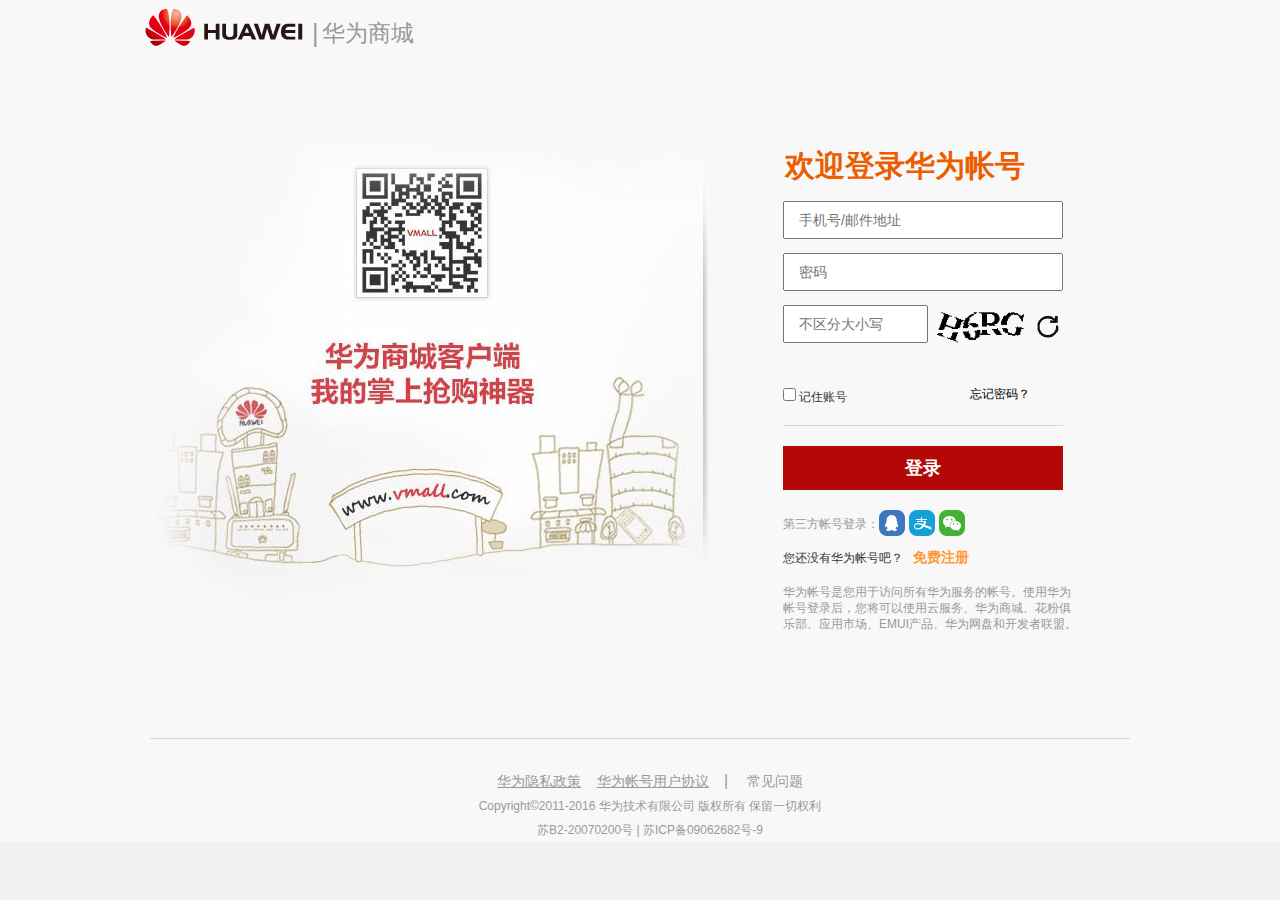
<file: login.html>
<!DOCTYPE html>
<html>
	<head>
		<meta charset="UTF-8">
		<link rel="shortcut icon" href="img/favicon.ico"/>
		<title>登录</title>
		<link rel="stylesheet" type="text/css" href="css/login-reg.css"/>
	</head>
	<body>
		<form action="index.html" onsubmit="return login()">
			<div class="login">
				<div class="g">
					<div class="customer-header">
						<div class="head_center">
						    <a href="index.html" class="main-logo">
								<img src="img/huaweiLogo.png">
							</a>
							<div class="website-name" style="color:#999;">
								<b style="font-size: 25px;float: left;">|</b>
								<b style="font-size: 23px;float: left; margin-left:3px;">华为商城</b>
							</div>
						</div>
					</div>
					<div>
						<div class="login_bg_pic" style="background-image: url(img/bg11.jpg);"></div>
						<div class="login-area login-right">
							<div class="h">
								<h3 class="login-area-marginTop">
									<span class="loginTitle">欢迎登录华为帐号</span>
								</h3>
							</div>
							<div class="b">
								<div class="login-form-marginTop">
									<div>
										<input id="name" class="ipt" type="text" placeholder="手机号/邮件地址"/>
										<input id="pswd" class="ipt" type="password" placeholder="密码"/>
										<input class="ipt ipt3" type="text" placeholder="不区分大小写"/>
										<img class="img authCodeImage" src="img/authCodeImage.png" />
										<img class="img f5" src="img/chg_image.png"/>
									</div>	
									<div class="ipt">
										<input id="remember_name" type="checkbox"/>
										<label for="remember_name">记住账号</label>
										<a href="">忘记密码？</a>
									</div>
									<input class="button-login" type="submit" value="登录"/>
								</div>
								<p class="login-tips inptips4" style="margin-top:-10px">
						    		<span class="third_login">第三方帐号登录：</span>
					       			<a href="javascript:void(0);" title="QQ"></a>
					       			<a href="javascript:void(0);" title="支付宝"></a>
					       			<a href="javascript:void(0);" title="微信"></a>
		                		</p>
		                		<p class="login-tips" style="margin-top:30px">
									您还没有华为帐号吧？&nbsp;&nbsp;
									<a href="register.html" title="免费注册">免费注册</a>
								</p>
								<p class="login-tips inptips4">
				                	华为帐号是您用于访问所有华为服务的帐号。使用华为帐号登录后，您将可以使用云服务、华为商城、花粉俱乐部、应用市场、EMUI产品、华为网盘和开发者联盟。
				               </p>
							</div>
						</div>
					</div>
				</div>
				<div class="login-foot">
					<div class="wp ft">
						<p>
							<a href="javascript:;" class="rule">华为隐私政策</a>
							<a href="javascript:;" class="rule">华为帐号用户协议</a>
							<em class="foot_em">|</em>
							<a href="javascript:;" class="ifaq">常见问题</a>
						</p>
						<p>Copyright©2011-2016    华为技术有限公司   版权所有   保留一切权利</p>
						<p>苏B2-20070200号 | 苏ICP备09062682号-9</p>	
					</div>
				</div>
			</div>
		</form>
		
		
		<script type="text/javascript" src="lib/jquery-1.8.3.js"></script>
		<script type="text/javascript" src="js/reg-login.js"></script>
	</body>
</html>
</file>
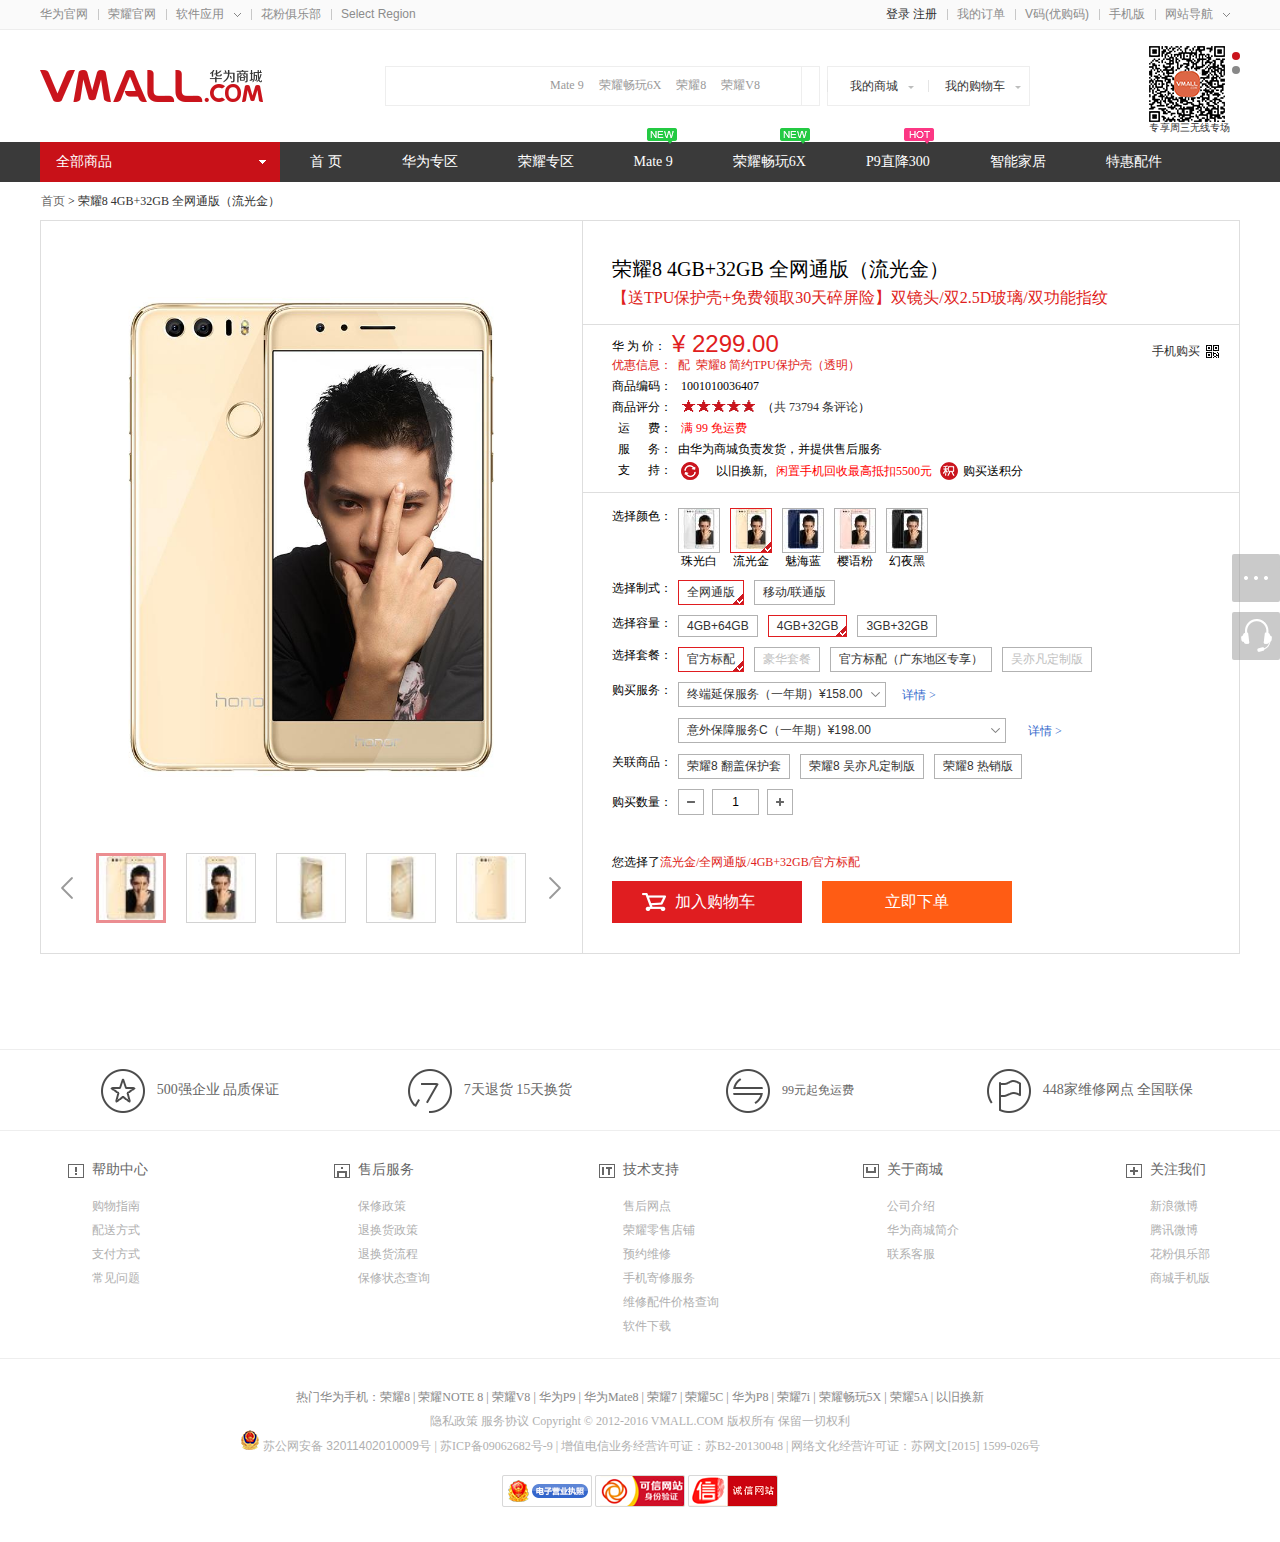
<file: phone.html>
<!DOCTYPE html>
<html>
	<head>
		<meta charset="UTF-8">
		<link rel="shortcut icon" href="img/favicon.ico"/>
		<title>荣耀8</title>
		<link type="text/css" rel="stylesheet" href="css/huawei.css"/>
		<link type="text/css" rel="stylesheet" href="css/phone.css"/>
	</head>
	<body onload="checkLogin()">
		<div class="container">
			<div class="shortcut">
				<div class="layout">
					<div class="s-sub">
						<ul>
							<li class="s-hw"><a href="javascript:;">华为官网</a></li>
							<li class="s-honor"><a href="javascript:;">荣耀官网</a></li>
							<li class="s-appsoft">
								<div class="s-dropdown">
									<div class="h">
										<a href="javascript:;">软件应用</a><s></s>
									</div>
									<div class="b">
										<p><a href="javascript:;">EMUI</a></p>
										<p><a href="javascript:;">应用市场</a></p>
										<p><a href="javascript:;">云服务</a></p>
										<p><a href="javascript:;">开发者联盟</a></p>
									</div>
								</div>
							</li>
							<li class="s-club"><a href="javascript:;">花粉俱乐部</a></li>
							<li class="s-sr"><a href="javascript:;">Select Region</a></li>
						</ul>
					</div>
					<div class="s-main">
						<ul>
							<li class="s-login">
								<a href="login.html">登录</a>&nbsp;<a href="register.html">注册</a>
							</li>
							<li class="s-myOrders"><a href="javascript:;">我的订单</a></li>
							<li class="s-promo"><a href="javascript:;">V码(优购码)</a></li>
							<li class="s-mobile"><a href="javascript:;">手机版</a></li>
							<li class="s-sitemap">
								<div class="s-dropdown">
									<div class="h">
										<a href="javascript:;">网站导航</a><s></s>
									</div>
									<div class="b">
										<p><a href="javascript:;">帮助中心</a></p>
										<p><a href="javascript:;">PC软件</a></p>
										<p><a href="javascript:;">数字音乐</a></p>
										<p><a href="javascript:;">爱旅</a></p>
									</div>
								</div>
							</li>
						</ul>
					</div>
				</div>
			</div>
			<header class="header">
				<div class="layout">
					<div class="logo logo-index">
						<a href="index.html" title="Vmall.com-华为商城">
							<img src="img/logo.png">
						</a>
					</div>
					<div class="searchBar relative">
						<div class="searchBar-form" id="search-area">
							<form>
								<input type="text" class="text" maxlength="100" 
									id="search-kw"/>
								<input type="button" class="button" value="搜索"/>
							</form>
						</div>
						<div class="searchBar-key">
							<a href="javascript:;">Mate 9</a>
							<a href="javascript:;">荣耀畅玩6X</a>
							<a href="javascript:;">荣耀8</a>
							<a href="javascript:;">荣耀V8</a>
						</div>
					</div>
					<div class="header-toolbar">
						<div class="header-toolbar-item" id="header-toolbar-imall">
							<div class="imall">
								<div class="h">
									<a href="javascript:;" rel="nofollow" timetype="timestamp">我的商城</a>
									<i></i>
									<s></s>
									<u></u>
								</div>
								<div class="b" id="header-toolbar-imall-content">
									<div class="imall-prompt" id="cart_unlogin_info">
										<p>
											你好，请&nbsp;&nbsp;
											<a href="login.html" rel="nofollow">登录</a> | 
											<a href="register.html" rel="nofollow">注册</a>
										</p>
									</div>
									<div class="imall-uc" id="cart_login_info">
										<ul>
											<li>
												<a href="javascript:;" rel="nofollow" timetype="timestamp">我的订单</a>
											</li>
											<li>
												<a href="javascript:;" timetype="timestamp">待支付</a>
												<span id="toolbar-orderWaitingHandleCount" class="hide">0</span>
											</li>
											<li>
												<a href="javascript:;" timetype="timestamp">待评论</a>
												<span id="toolbar-notRemarkCount" class="hide">0</span>
											</li>
											<li>
												<a href="javascript:;" timetype="timestamp">优惠券</a>
												<span id="toolbar-couponCount" class="hide">0</span>
											</li>
											<li>
												<a href="javascript:;" timetype="timestamp">站内信</a>
												<span id="toolbar-newMsgCount" class="hide">0</span>
											</li>
										</ul>
									</div>
									<div class="imall-event">
										<p>
											<a href="javascript:;"><img src="img/shiming.jpg" /></a>
										</p>
									</div>
								</div>
							</div>
						</div>
						<div class="header-toolbar-item" id="header-toolbar-minicart">
							<div class="minicart" id="header-toolbar-minicart-h">
								<div class="h">
									<a href="javascript:;" rel="nofollow" timetype="timestamp">
										我的购物车
										<!--<span>
											<em id="header-cart-total">0</em>
											<b></b>
										</span>-->
									</a>
									<i></i>
									<s></s>
									<u></u>
								</div>
								<div class="b" id="header-toolbar-minicart-content">
									<div class="minicart-pro-empty" id="minicart-pro-empty">
										<span class="icon-minicart">您的购物车是空的，赶紧选购吧！</span>
									</div>
									<div id="minicart-pro-list-block" style="display: none;">
										<ul class="minicart-pro-list" id="minicart-pro-list"></ul>
									</div>
									<div class="minicart-pro-settleup" id="minicart-pro-settleup" style="display: none;">
										<p>
											共<em id="micro-cart-total">0</em>件商品，金额合计
											<b id="micro-cart-totalPrice">¥&nbsp;0</b>
										</p>
										<a class="button-minicart-settleup" href="javascript:;">去结算</a>
									</div>
								</div>
							</div>
						</div>
					</div>
					<div class="header-qrcode">
						<div class="ec-slider" id="ec-erweima">
							<ul class="ec-slider-list">
								<li class="ec-slider-item" style="display: list-item;">
									<p>
										<a href="javascript:;" title="专享周三无线专场">
											<img src="img/qrcode_vmall_app01.png" alt="专享周三无线专场">
										</a>
									</p>
									<p><a href="javascript:;"><span>专享周三无线专场</span></a></p>
								</li>
								<li class="ec-slider-item" style="display: none;">
									<p>
										<a href="javascript:;" title="微信扫码关注我们">
											<img src="img/qrcode_vmall_wechat01.jpg" alt="华为商城官方微信">
										</a>
									</p>
									<p><a href="javascript:;"><span>微信扫码关注我们</span></a></p>
								</li>
							</ul>
							<div class="ec-slider-nav">
								<span class="current"></span>
								<span class=""></span>
							</div>
						</div>
					</div>
				</div>
			</header>
			<div class="naver-main">
				<div class="layout">
					<div class="naver">
						<ul id="naver-list">
							<li id="index">
								<a href="javascript:;"><span>首 页</span></a>
							</li>
							<li id="huawei">
								<a href="javascript:;"><span>华为专区</span></a>
							</li>
							<li id="honor">
								<a href="javascript:;"><span>荣耀专区</span></a>
							</li>
							<li id="honor">
								<a href="javascript:;">
									<span>
										Mate 9<s><img src="img/new.png" alt="new"></s>
									</span>
								</a>
							</li>
							<li id="6x">
								<a href="javascript:;">
									<span>
										荣耀畅玩6X<s><img src="img/new.png" alt="new"></s>
									</span>
								</a>
							</li>
							<li id="honor">
								<a href="javascript:;">
									<span>
										P9直降300<s><img src="img/hot.png" alt="hot"></s>
									</span>
								</a>
							</li>
							<li id="honor">
								<a href="javascript:;"><span>智能家居</span></a>
							</li>
							<li id="peijian">
								<a href="javascript:;"><span>特惠配件</span></a>
							</li>
						</ul>
					</div>
					<div class="category category-index" id="category-block">
						<div class="h">
							<h2>全部商品</h2>
							<i class="icon-category"></i>
						</div>
						<div class="b">
							<ol class="category-list">
								<li class="category-item">
									<div class="category-info">
										<h3><a href="javascript:;"><span>手机</span></a></h3>
										<a href="javascript:;"><span>荣耀</span></a>
										<a href="javascript:;"><span>畅玩</span></a>
										<a href="javascript:;"><span>华为 Mate/P系列</span></a>
									</div>
									<div class="category-panels children-col-1">
										<ul class="subcate-list children-col-list">
											<li class="subcate-item">
												<a href="javascript:;"><span>荣耀</span></a>
											</li>
											<li class="subcate-item">
												<a href="javascript:;"><span>畅玩</span></a>
											</li>
											<li class="subcate-item">
												<a href="javascript:;"><span>华为 Mate/P系列</span></a>
											</li>
											<li class="subcate-item">
												<a href="javascript:;"><span>华为 nova系列</span></a>
											</li>
											<li class="subcate-item">
												<a href="javascript:;"><span>华为 G系列</span></a>
											</li>
											<li class="subcate-item">
												<a href="javascript:;"><span>华为 畅享系列</span></a>
											</li>
											<li class="subcate-item">
												<a href="javascript:;"><span>合约机</span></a>
											</li>
											<dl class="category-banner children-col-2">
												<dt><span>推荐商品</span></dt>
												<dd><a href="javascript:;">以旧换新</a></dd>
												<dd><a href="javascript:;">荣耀 NOTE 8</a></dd>
												<dd><a href="javascript:;">荣耀畅玩5X</a></dd>
											</dl>
										</ul>
									</div>
								</li>
								<li class="category-item odd">
									<div class="category-info">
										<h3><a href="javascript:;"><span>笔记本 &amp; 平板</span></a></h3>
										<a href="javascript:;"><span>平板电脑</span></a>
										<a href="javascript:;">
											<span>
												MateBook<s><img src="img/hot2.png" alt="hot"></s>
											</span>
										</a>
										<a href="javascript:;"><span>扩展坞</span></a>
									</div>
									<div class="category-panels children-col-1">
										<ul class="subcate-list children-col-list">
											<li class="subcate-item">
												<a href="javascript:;"><span>平板电脑</span></a>
											</li>
											<li class="subcate-item">
												<a href="javascript:;">
													<span>MateBook
														<s><img src="img/hot2.png" alt="hot"></s>
													</span>
												</a>
											</li>
											<li class="subcate-item">
												<a href="javascript:;"><span>扩展坞</span></a>
											</li>
											<li class="subcate-item">
												<a href="javascript:;"><span>触控笔</span></a>
											</li>
											<li class="subcate-item">
												<a href="javascript:;"><span>二合一键盘</span></a>
											</li>
											<dl class="category-banner children-col-2">
												<dt><span>推荐商品</span></dt>
												<dd><a href="javascript:;">荣耀平板</a></dd>
												<dd><a href="javascript:;">HUAWEI WATCH</a></dd>
												<dd><a href="javascript:;">荣耀手环zero</a></dd>
											</dl>
										</ul>
									</div>
								</li>
								<li class="category-item">
									<div class="category-info">
										<h3><a href="javascript:;"><span>穿戴</span></a></h3>
										<a href="javascript:;"><span>手表</span></a>
										<a href="/list-241">
											<span>手环
												<s><img src="img/hot2.png" alt="hot"></s>
											</span>
										</a>
									</div>
									<div class="category-panels children-col-1">
										<ul class="subcate-list children-col-list">
											<li class="subcate-item">
												<a href="javascript:;"><span>手表</span></a>
											</li>
											<li class="subcate-item">
												<a href="javascript:;">
													<span>手环
														<s><img src="img/hot2.png" alt="hot"></s>
													</span>
												</a>
											</li>
										</ul>
									</div>
								</li>
								<li class="category-item odd">
									<div class="category-info">
										<h3><a href="javascript:;"><span>智能家居</span></a></h3>
										<a href="javascript:;"><span>子母路由</span></a>
										<a href="javascript:;"><span>电视盒子</span></a>
										<a href="javascript:;"><span>路由器</span></a>
									</div>
									<div class="category-panels children-col-1">
										<ul class="subcate-list children-col-list">
											<li class="subcate-item">
												<a href="javascript:;"><span>子母路由</span></a>
											</li>
											<li class="subcate-item">
												<a href="javascript:;"><span>电视盒子</span></a>
											</li>
											<li class="subcate-item">
												<a href="javascript:;"><span>路由器</span></a>
											</li>
											<li class="subcate-item">
												<a href="javascript:;"><span>电力猫</span></a>
											</li>
											<li class="subcate-item">
												<a href="javascript:;"><span>随行wifi	</span></a>
											</li>
											<li class="subcate-item">
												<a href="javascript:;"><span>HUAWEI HiLink生态产品</span></a>
											</li>
											<dl class="category-banner children-col-2">
												<dt><span>推荐商品</span></dt>
												<dd><a href="javascript:;">荣耀路由Pro 游戏版</a></dd>
												<dd><a href="javascript:;">荣耀盒子Pro	</a></dd>
												<dd><a href="javascript:;">荣耀路由</a></dd>
											</dl>
										</ul>
									</div>
								</li>
								<li class="category-item ">
									<div class="category-info">
										<h3><a href="javascript:;"><span>专属配件</span></a></h3>
										<a href="javascript:;"><span>保护壳</span></a>
										<a href="javascript:;"><span>保护套</span></a>
										<a href="javascript:;"><span>贴膜</span></a>
									</div>
									<div class="category-panels children-col-1">
										<ul class="subcate-list children-col-list">
											<li class="subcate-item">
												<a href="javascript:;"><span>保护壳</span></a>
											</li>
											<li class="subcate-item">
												<a href="javascript:;"><span>保护套</span></a>
											</li>
											<li class="subcate-item">
												<a href="javascript:;"><span>贴膜	</span></a>
											</li>
											<li class="subcate-item">
												<a href="javascript:;"><span>盒子专属配件</span></a>
											</li>
											<li class="subcate-item">
												<a href="javascript:;"><span>表带	</span></a>
											</li>
											<li class="subcate-item">
												<a href="javascript:;"><span>电容笔</span></a>
											</li>
											<dl class="category-banner children-col-2">
												<dt><span>推荐商品</span></dt>
												<dd><a href="javascript:;">荣耀 圈铁耳机</a></dd>
												<dd><a href="javascript:;">荣耀小口哨</a></dd>
												<dd><a href="javascript:;">耐翔 蜂巢 蓝牙耳机</a></dd>
											</dl>
										</ul>
									</div>
								</li>
								<li class="category-item odd">
									<div class="category-info">
										<h3><a href="javascript:;"><span>通用配件</span></a></h3>
										<a href="javascript:;"><span>耳机</span></a>
										<a href="javascript:;"><span>音箱</span></a>
										<a href="javascript:;"><span>移动电源</span></a>
									</div>
									<div class="category-panels children-col-2">
										<ul class="subcate-list children-col-list">
											<li class="subcate-item">
												<a href="javascript:;"><span>耳机</span></a>
											</li>
											<li class="subcate-item">
												<a href="javascript:;"><span>音箱</span></a>
											</li>
											<li class="subcate-item">
												<a href="javascript:;"><span>移动电源</span></a>
											</li>
											<li class="subcate-item">
												<a href="javascript:;"><span>自拍杆/支架</span></a>
											</li>
											<li class="subcate-item">
												<a href="javascript:;"><span>充电器/线材</span></a>
											</li>
											<li class="subcate-item">
												<a href="javascript:;"><span>U盘/存储卡</span></a>
											</li>
											<li class="subcate-item">
												<a href="javascript:;"><span>排插	</span></a>
											</li>
											<li class="subcate-item">
												<a href="javascript:;"><span>摄像机/镜头</span></a>
											</li>
											<li class="subcate-item">
												<a href="javascript:;">
													<span>智能硬件
														<s><img src="img/hot2.png" alt="hot"></s>
													</span>
												</a>
											</li>
											<li class="subcate-item">
												<a href="javascript:;"><span>生活周边</span></a>
											</li>
										</ul>
										<ul class="subcate-list children-col-list">
											<dl class="category-banner children-col-2">
												<dt><span>推荐商品</span></dt>
												<dd><a href="javascript:;">小天鹅蓝牙音箱</a></dd>
											</dl>
										</ul>
									</div>
								</li>
								<li class="category-item ">
									<div class="category-info">
										<h3><a href="javascript:;"><span>应用市场</span></a></h3>
										<a href="javascript:;"><span>手机游戏</span></a>
										<a href="javascript:;"><span>手机应用</span></a>
									</div>
									<div class="category-panels children-col-1">
										<ul class="subcate-list children-col-list">
											<li class="subcate-item">
												<a href="javascript:;"><span>手机游戏</span></a>
											</li>
											<li class="subcate-item">
												<a href="javascript:;"><span>手机应用</span></a>
											</li>
										</ul>
									</div>
								</li>
							</ol>
						</div>
					</div>
				</div>
			</div>
			<div class="hr-10"></div>
			<div class="g">
				<div class="breadcrumb-area fcn">
					<a href="index.html" title="首页">首页</a> &gt;
					<span id="bread-pro-name">荣耀8 4GB+32GB 全网通版（流光金）</span>
				</div>
			</div>
			<div class="hr-10"></div>
			<div class="layout"> 
				<!--商品简介 -->
				<div class="pro-summary-area clearfix">
			    	<div class="right-area">
			        	<!--商品简介-属性 -->
			        	<div class="pro-property-area clearfix">
			                <div class="pro-meta-area">
			                	<h1 id="pro-name">荣耀8 4GB+32GB 全网通版（流光金）</h1>
			                	<!-- 插入 商品简介-广告语-->
			                	<div class="pro-slogan" id="skuPromWord">【送TPU保护壳+免费领取30天碎屏险】双镜头/双2.5D玻璃/双功能指纹</div>			
			                	<div class="hr-10"></div>
								<div class="line"></div>
			                    <div class="pro-price relative">
									<span id="pro-price"><label>华 为 价：</label><b>¥&nbsp;2299.00</b></span>
									<!-- 20160713-手机购买-start -->
									<div class="pro-mobile-code">
									    <span>手机购买</span>&nbsp;&nbsp;<i class=""></i>
									    <div class="tips-area">
									    	<div id="product_wap" class="h">
									    		<canvas width="118" height="118"></canvas>
									    	</div>
									        <s></s>
									    </div>
									</div>
									<!-- 20160713-手机购买-end -->
			                    </div>
			                    <!--chenzhongxian 促销和赠品合并-->
			                    <!--商品简介-促销规则 -->
			                    <div id="pro-promotions-area" class="pro-promotions-area">
			                       <dl class="clearfix">
			                            <dt>优惠信息：</dt>
			                            <dd>
			                                <ul id="pro-promotions-list" style="display: none;"></ul>
			                                <ul id="pro-gift-list">
			                                	<li><span>配&nbsp;</span> 
			                                		<a href="">荣耀8 简约TPU保护壳（透明）</a>
			                                	</li>
			                                </ul> 
			                            </dd>
			                        </dl>
			                    </div>
			                    <div class="pro-coding">
			                    	<label>商品编码：</label>
			                    	<span id="pro-sku-code">1001010036407</span>
			                    </div>
			                    <div class="pro-evaluate">
			                    	<label>商品评分：</label>
			                    	<span class="pro-star">
			                    		<span class="starRating-area">
			                    			<s id="prd-remark-scoreAverage" style="width:98%"></s>
			                    		</span>
			                    	</span>&nbsp;（<a id="prd-remark-jmptoremark" href="" title="共 73794 条评论">共&nbsp;73794&nbsp;条评论</a>）
			                    </div>
								<div class="pro-freight">
									<label>运&nbsp;&nbsp;&nbsp;&nbsp;&nbsp;&nbsp;费：</label>
									<span style="color:red;">满&nbsp;99&nbsp;免运费</span>
								</div>
								<div class="pro-service">
									<label>服&nbsp;&nbsp;&nbsp;&nbsp;&nbsp;&nbsp;务：</label>由华为商城负责发货，并提供售后服务
								</div>
							    <div class="pro-support clearfix" id="support">
							    	<label>支&nbsp;&nbsp;&nbsp;&nbsp;&nbsp;&nbsp;持：</label>
					                <div class="old-new"><s></s>
					                	<span><label>以旧换新,</label>
					                		<a href="" style="color:red">闲置手机回收最高抵扣5500元</a>
					                	</span>
					                </div>
					            <div class="buy-points"><s></s><span>购买送积分</span></div></div>
							    <div class="hr-10"></div>
							    <div class="line"></div>
							    <div class="hr-15"></div>
			                    <!--商品简介-SKU -->
			                    <div id="pro-skus" class="pro-sku-area">
			                    	<dl class="clearfix pro-sku-img">
			                    		<dt>选择颜色：</dt>
			                    		<dd>
			                    			<ol>
			                    				<li class="tac pointer attr1 attr21 attr33 attr37 attr53 attr57 attr73">
			                    					<div class="sku"> 
			                    						<a title="珠光白">
			                    							<img src="img/40_40_1476791270138mp.jpg" alt="珠光白">
			                    						</a><s></s>珠光白
			                    					</div>
			                    				</li>
			                    				<li class="tac pointer attr5 attr25 attr29 attr41 attr49 attr61 attr69 selected">
			                    					<div class="sku"> 
			                    						<a title="流光金">
			                    							<img src="img/40_40_1476791175178mp.jpg" alt="流光金">
			                    						</a><s></s>流光金
			                    					</div>
			                    				</li>
			                    				<li class="tac pointer attr9 attr17 attr65 attr81">
			                    					<div class="sku"> 
			                    						<a title="魅海蓝">
			                    							<img src="img/40_40_1476791102640mp.jpg" alt="魅海蓝">
			                    						</a><s></s>魅海蓝
			                    					</div>
			                    				</li>
			                    				<li class="tac pointer attr13 attr45 attr97 attr101">
			                    					<div class="sku"> 
			                    						<a title="樱语粉">
			                    							<img src="img/40_40_1476791057959mp.jpg" alt="樱语粉">
			                    						</a><s></s>樱语粉
			                    					</div>
			                    				</li>
			                    				<li class="tac pointer attr77 attr85 attr89 attr93">
			                    					<div class="sku"> 
			                    						<a title="幻夜黑">
			                    							<img src="img/40_40_1476792640361mp.jpg" alt="幻夜黑">
			                    						</a><s></s>幻夜黑
			                    					</div>
			                    				</li>
			                    			</ol>
			                    		</dd>
			                    	</dl>
			                    	<dl class="clearfix pro-sku-text">
			                    		<dt>选择制式：</dt>
			                    		<dd>
			                    			<ol>
			                    				<li class="tac pointer attr2 attr6 attr10 attr14 attr18 attr22 attr26 
			                    					attr30 attr34 attr38 attr42 attr46 attr50 attr54 attr58 attr62 
			                    					attr66 attr78 attr82 attr86 attr90 attr94 attr98 attr102 selected">
			                    					<div class="sku"> 
			                    						<a title="全网通版">全网通版</a><s></s>
			                    					</div>
			                    				</li>
			                    				<li class="tac pointer attr70 attr74">
			                    					<div class="sku"> 
			                    						<a title="移动/联通版">移动/联通版</a><s></s>
			                    					</div>
			                    				</li>
			                    			</ol>
			                    		</dd>
			                    	</dl>
			                    	<dl class="clearfix pro-sku-text">
			                    		<dt>选择容量：</dt>
			                    		<dd>
			                    			<ol>
			                    				<li class="tac pointer attr3 attr7 attr11 attr15 attr39 attr43 
			                    					attr47 attr83 attr87 attr91 attr99">
			                    					<div class="sku"> 
			                    						<a title="4GB+64GB">4GB+64GB</a><s></s>
			                    					</div>
			                    				</li>
			                    				<li class="tac pointer attr19 attr23 attr27 attr59 attr63 attr67 
			                    					attr79 attr95 attr103 selected">
			                    					<div class="sku"> 
			                    						<a title="4GB+32GB">4GB+32GB</a><s></s>
			                    					</div>
			                    				</li>
			                    				<li class="tac pointer attr31 attr35 attr51 attr55 attr71 attr75">
			                    					<div class="sku"> 
			                    						<a title="3GB+32GB">3GB+32GB</a><s></s>
			                    					</div>
			                    				</li>
			                    			</ol>
			                    		</dd>
			                    	</dl>
			                    	<dl class="clearfix pro-sku-text">
			                    		<dt>选择套餐：</dt>
			                    		<dd>
			                    			<ol>
			                    				<li class="tac pointer attr4 attr8 attr12 attr16 attr20 attr24 
			                    					attr28 attr32 attr36 attr72 attr76 attr80 attr88 attr104 
			                    					selected">
			                    					<div class="sku"> 
			                    						<a title="官方标配">官方标配</a><s></s>
			                    					</div>
			                    				</li>
			                    				<li class="tac pointer attr40 attr44 attr48 attr52 attr56 
			                    					attr68 attr84 attr92 attr96 disabled">
			                    					<div class="sku"> 
			                    						<a title="豪华套餐">豪华套餐</a><s></s>
			                    					</div>
			                    				</li>
			                    				<li class="tac pointer attr60 attr64">
			                    					<div class="sku"> 
			                    						<a title="官方标配（广东地区专享）">官方标配（广东地区专享）</a><s></s>
			                    					</div>
			                    				</li>
			                    				<li class="tac pointer attr100 disabled">
			                    					<div class="sku"> 
			                    						<a title="吴亦凡定制版">吴亦凡定制版</a><s></s>
			                    					</div>
			                    				</li>
			                    			</ol>
			                    		</dd>
			                    	</dl>
			                    </div>
								<div class="pro-sku-area hide" id="contractLst" style="display: none;">
									<!-- 联通合约机套餐 -->	
									<dl class="pro-sku-text clearfix ">
										<dt>合&nbsp;&nbsp;约&nbsp;&nbsp;机：</dt>
										<dd id="contractList-ol"></dd>
									</dl>
									<form action="/contract/choose-{id}" id="contractForm" class="hide"></form>
								</div>
								<!-- 20140710-商品简介-延保-start -->
								<div class="pro-ew-area hide" style="display: block;">
									<dl class="pro-sku-text clearfix">
										<dt>购买服务：</dt>
										<dd>
											<ol class="clearfix">
												<!-- 鼠标悬停追加ClassName： hover，选中追加Class Name：selected -->
												<li id="extendProtected" class="sku-select" style="z-index: 3;">
													<!-- 取数据字节最长的div.sku的宽度赋值给所有div.sku -->
													<div style="width: 208px;" class="sku">
													   <a href="javascript:;" title="延保服务" id="503">终端延保服务（一年期）¥158.00</a><i></i><s></s>
													</div>
													<ul>
														<li>
															<div class="sku" title="562" style="width:208px">
																<a id="503" href="javascript:;" title="延保服务">终端延保服务（一年期）¥158.00</a>
															</div>
														</li>
														<li>
															<div class="sku" title="686525858" style="width:208px">
																<a id="279202707" href="javascript:;" title="延保服务">终端延保服务（半年期）¥88.00</a>
															</div>
														</li>
													</ul>
												</li>
												<li id="extendProtectedProduct"> 
													<div class="pro-sku-tips">
														<a href="" id="503">详情 &gt;</a>
													</div>
												</li>
												<li id="accidentProtected" class="sku-select clear">
													<!-- 取数据字节最长的div.sku的宽度赋值给所有div.sku -->
													<div style="width: 328px;" class="sku">
													      <a href="javascript:;" title="意外保服务" id="789467025">意外保障服务C（一年期）¥198.00</a><i></i><s></s>
													</div>
													<ul>
														<li>
															<div class="sku" title="363025001" style="width:328px">
																<a id="789467025" href="javascript:;" title="意外保服务">意外保障服务C（一年期）¥198.00</a>
															</div>
														</li>
														<li>
															<div class="sku" title="68076839" style="width:328px">
																<a id="611110558" href="javascript:;" title="意外保服务">【半价】碎屏（含后盖）意外保障服务（一年期）¥59.00</a>
															</div>
														</li>
													</ul>
													<div class="pro-sku-tips"></div>
												</li>
												<li id="accidentProtectedProduct"> 
													<div class="pro-sku-tips">
														<a href="" id="789467025">详情 &gt;</a>
													</div>
												</li>
											</ol>
										</dd>
									</dl>
								</div><!-- 20140710-商品简介-延保-end -->
			                    <!-- 关联商品 -->					
								<div class="pro-sku-area" id="relPrdList">
									<dl class="pro-sku-text clearfix">
										<dt>关联商品：</dt>
										<dd>
											<ol>
												<li data-id="174921277">
													<div class="sku">
														<a title="荣耀8 翻盖保护套" href="">荣耀8 翻盖保护套</a><s></s>
													</div></li>
												<li data-id="525660178">
													<div class="sku">
														<a title="荣耀8 吴亦凡定制版" href="">荣耀8 吴亦凡定制版</a><s></s>
													</div>
												</li>
												<li data-id="693823659">
													<div class="sku">
														<a title="荣耀8 热销版" href="">荣耀8 热销版</a><s></s>
													</div>
												</li>
											</ol>
										</dd>
									</dl>
								</div>
			                    <!-- 20131215-商品简介-购买数量-start -->
								<div id="pro-quantity-area" class="pro-stock-area">
									<dl class="clearfix">
										<dt>购买数量：</dt>
										<dd>
											<span class="stock-area">
										   		<a href="javascript:;" class="icon-minus-2 vam" title="减"><span>-</span></a>
										   		<input id="pro-quantity" type="text" class="vam text" value="1" autocomplete="off">
										   		<a href="javascript:;" class="icon-plus-2 vam" title="加"><span>+</span></a>
				   						    </span>
										</dd>
									</dl>
								</div><!-- 20131215-商品简介-购买数量-end -->
			                    <!--  商品简介-购买数量
								<div id="pro-quantity-area" class="pro-stock-area" style="display: none;">购买数量：
			    					<span class="stock-area">
									<input id="pro-quantity" type="text" class="vam text" value="1" autocomplete="off" />
			   						</span>
								</div>
			                      -->
			                    <!-- dbank温馨提示 -->
			                    <div class="pro-tips-area" id="pro-msg" style="display: none;">
			                    	<div class="tips-style-2 tips-area">
			                    		<i></i>
			                    		 <div class="tips-text"><p>
			                    		 	<span>温馨提示：</span>
			                    		 	<span id="pro-msg-title">本套餐只适用于VIP用户购买，至尊VIP用户请勿购买。</span></p>
			                    		 </div>
									</div>
								</div><!-- 20131218-商品简介-tips-end -->
			               </div><!--end pro-meta-area-->
							<!--商品简介-提交操作 -->
							<div class="pro-fixed-action">
							    <div id="pro-select-sku" class="pro-selected">您选择了<b>流光金/全网通版/4GB+32GB/官方标配</b></div>
							    <div id="pro-operation" class="pro-action-area" style="visibility: visible;">
							    	<a href="javascript:;" class="button-add-cart button-style-1" title="加入购物车">
							    		<span>加入购物车</span>
							    	</a>
							    	<a href="javascript:;" class="button-book-2 button-style-2" title="立即下单">
							    		<span>立即下单</span>
							    	</a>
							    </div>
							    <div class="pro-agreement-area hide" id="pro-agreement-area">
									<input class="vam" checked="" type="checkbox" id="pro-agreement-area-check">
									<label for="" class="vam">同意</label>&nbsp;
									<a href="javascript:;" class="vam">订金支付协议</a>
								</div>
							</div>
							<!--弹出层-成功添加到购物车 -->
							<div id="cart-tips" class="pro-popup-area hide">
							    <div class="h">
									<a href="javascript:;"  class="pro-popup-close" title="关闭"><span>关闭</span></a>
							    </div>
							    <div class="b">
									<div class="pro-add-success">
										<dl>
											<dt><s></s></dt>
											<dd>
												<p>荣耀8</p>
												<div class="pro-add-success-msg">成功加入购物车!</div>
												<div class="pro-add-success-total">购物车中共&nbsp;
													<b id="cart-total">0</b>&nbsp;件商品，金额合计&nbsp;
													<b id="cart-price">¥&nbsp;0</b>
												</div>
												<div class="pro-add-success-button">
													<a href="javascript:;" class="button-style-1 button-go-cart" title="去购物车结算">去结算</a>
													<a class="button-style-4 button-walking" href="javascript:;" title="继续逛逛">继续逛逛&nbsp;&gt;&gt;</a>
												</div>									
											</dd>
										</dl>					
									</div>
							    </div>
							</div>
							<!--弹出层-提示信息 -->
							<div id="popup-tips" class="pro-popup-area hide">
							    <div class="h">
									<a href="javascript:;" class="pro-popup-close" title="关闭"><span>关闭</span></a>
							    </div>
							    <div class="b">
									<div class="pro-add-error">
										<div class="pro-add-error-msg" id="popup-tips-msg">非常抱歉！该商品不能单独销售！</div>
										<div class="pro-add-error-button">
											<a class="button-style-1 button-par-define" href="javascript:;" title="知道了">知道了</a>
										</div>
									</div>
							    </div>
							</div>
							<!-- 20130913-弹出层-购买延保-start -->
							<div id="popup-extend" class="pro-popup-area hide">
								<div class="h">
									<a href="javascript:;" class="pro-popup-close" title="关闭">关闭</a>
								</div>
								<div class="b">
									<div class="pro-extend-area">
										<h3>购买延保</h3>
										<div class="pro-extend-search">
											<div class="form-edit-area">
												<form action="javascript:;" id="checkExtend-ID" onsubmit="return ec.product.checkExtend()">
													<input type="hidden" id="extendSkuId">
													<label style="display: block; position: absolute; cursor: text; float: left; z-index: 2; 
														color: rgb(153, 153, 153);" class="text vam" for="extend-text">输入IMEI/SN/MEID信息</label>
													<input type="text" class="text vam" id="extend-text" maxlength="50" style="z-index: 1;">
													<input class="button-style-4 button-extend-search vam" type="submit" value="查看可购买的延保">
												</form>
											</div>
										</div>
										<div class="pro-extend-result hide" id="pro-extend-result-id">
											<div id="extend-msg-succuss" class="hide"></div>
											<div id="extend-msg-error" class="hide"></div>
										</div>
										<div class="pro-extend-tips">温馨提示：IMEI/SN/MEID号可在产品外包装上找到，可拆卸电池的手机可将电池拆掉电池下面的标签上可以看到，手机上输入*#06#也可以显示。</div>
										<div class="pro-extend-button">
											<a id="button-extend" class="button-style-disabled-1 button-go-extend-checkout-disabled" href="javascript:;" title="提交订单">
												<span>提交订单</span>
											</a>
										</div>
									</div>
								</div>			
							</div><!-- 20130913-弹出层-购买延保-end -->
							<!-- Baidu Button BEGIN -->
							<div class="pro-bdShare-area">
								<div id="bdshare" class="bdShare bdshare_t bds_tools get-codes-bdshare"></div>
							</div>
							<form action="#" id="gotourl" method="get"></form>
						</div>
					</div>
			        <div class="left-area">
			        	<!--商品简介-图片画廊 -->
			        	<div class="pro-gallery-area">
			            	<div class="pro-gallery-img">
								<div id="wrap" style="top:0px;z-index:300;position:relative;">
									<a id="product-img" href="" class="cloud-zoom" style="position: relative; display: block;">
										<img src="img/800_800_1476790881131mp.jpg" alt="荣耀8" style="display: block;">
									</a>
									<div class="mousetrap" style="background-image:url(about:blank);z-index:999;
										position:absolute;width:480px;height:480px;left:0px;top:0px;"></div>
									<div class="mousetrap" style="z-index: 999; position: absolute; 
										width: 480px; height: 480px; left: 0px; top: 0px; cursor: move; 
										background-image: url(about:blank);"></div>
									<div class="mousetrap" style="z-index: 999; position: absolute; 
										width: 480px; height: 480px; left: 0px; top: 0px; cursor: move; 
										background-image: url(about:blank);"></div>
								</div>
							</div>
			                <div class="pro-gallery-nav">
			                	<a href="javascript:;" class="pro-gallery-back"></a>
			                	<div class="pro-gallery-thumbs">
			                        <ul id="pro-gallerys" style="left: 0px;">
			                        	<li class="current">
			                        		<a href="javascript:;">
			                        			<img src="img/55_55_1476790881131mp.jpg" alt="荣耀8 4GB+32GB 全网通版（流光金）">
			                        		</a>
			                        	</li>
			                        	<li>
			                        		<a href="javascript:;">
			                        			<img src="img/55_55_1476790865060.jpg" alt="荣耀8 4GB+32GB 全网通版（流光金）">
			                        		</a>
			                        	</li>
			                        	<li>
			                        		<a href="javascript:;">
			                        			<img src="img/55_55_1467969468811.jpg" alt="荣耀8 4GB+32GB 全网通版（流光金）">
			                        		</a>
			                        	</li>
			                        	<li>
			                        		<a href="javascript:;">
			                        			<img src="img/55_55_1467969473549.jpg" alt="荣耀8 4GB+32GB 全网通版（流光金）">
			                        		</a>
			                        	</li>
			                        	<li>
			                        		<a href="javascript:;">
			                        			<img src="img/55_55_1476790871472.jpg" alt="荣耀8 4GB+32GB 全网通版（流光金）">
			                        		</a>
			                        	</li>
			                        	<li>
			                        		<a href="javascript:;">
			                        			<img src="img/55_55_1467969493408.jpg" alt="荣耀8 4GB+32GB 全网通版（流光金）">
			                        		</a>
			                        	</li>
			                        	<li>
			                        		<a href="javascript:;">
			                        			<img src="img/55_55_1467969497868.jpg" alt="荣耀8 4GB+32GB 全网通版（流光金）">
			                        		</a>
			                        	</li>
			                        	<li>
			                        		<a href="javascript:;">
			                        			<img src="img/55_55_1467969501241.jpg" alt="荣耀8 4GB+32GB 全网通版（流光金）">
			                        		</a>
			                        	</li>
			                        	<li>
			                        		<a href="javascript:;">
			                        			<img src="img/55_55_1467969504504.jpg" alt="荣耀8 4GB+32GB 全网通版（流光金）">
			                        		</a>
			                        	</li>
			                        </ul>
			                    </div>
			                    <a href="javascript:;" class="pro-gallery-forward"></a>
			                </div>
			            </div>
			        </div>
			    </div>
			</div>
			<div class="hr-20"></div>
			
			<div class="hr-75"></div>
			<div class="slogan-container">
				<div class="slogan">
					<ul>
						<li class="s1"><i></i>500强企业&nbsp;品质保证</li>
						<li class="s2"><i></i>7天退货&nbsp;15天换货</li>
						<li class="s3"><i></i><span>99元起免运费</span></li>
						<li class="s4"><i></i>448家维修网点&nbsp;全国联保</li>
					</ul>
				</div>
			</div>
			<div class="service-container">
				<div class="service">
					<dl class="s1">
						<dt><i></i>帮助中心</dt>
						<dd>
							<ol>
								<li><a href="javascript:;">购物指南</a></li>
								<li><a href="javascript:;">配送方式</a></li>
								<li><a href="javascript:;">支付方式</a></li>
								<li><a href="javascript:;">常见问题</a></li>
							</ol>
						</dd>
					</dl>
					<dl class="s2">
						<dt><i></i>售后服务</dt>
						<dd>
							<ol>
								<li><a href="javascript:;">保修政策</a></li>
								<li><a href="javascript:;">退换货政策</a></li>
								<li><a href="javascript:;">退换货流程</a></li>
								<li><a href="javascript:;">保修状态查询</a></li>
							</ol>
						</dd>
					</dl>
					<dl class="s3">
						<dt><i></i>技术支持</dt>
						<dd>
							<ol>
								<li><a href="javascript:;">售后网点</a></li>
								<li><a href="javascript:;">荣耀零售店铺</a></li>
								<li><a href="javascript:;">预约维修</a></li>
								<li><a href="javascript:;">手机寄修服务</a></li>
								<li><a href="javascript:;">维修配件价格查询</a></li>
								<li><a href="javascript:;">软件下载</a></li>
							</ol>
						</dd>
					</dl>
					<dl class="s4">
						<dt><i></i>关于商城</dt>
						<dd>
							<ol>
								<li><a href="javascript:;">公司介绍</a></li>
								<li><a href="javascript:;">华为商城简介</a></li>
								<li><a href="javascript:;">联系客服</a></li>
							</ol>
						</dd>
					</dl>
					<dl class="s5">
						<dt><i></i>关注我们</dt>
						<dd>
							<ol>
								<li><a class="sina" rel="nofollow" href="javascript:;">新浪微博</a></li>
								<li><a class="qq" rel="nofollow" href="javascript:;">腾讯微博</a></li>
								<li><a class="huafen" href="javascript:;">花粉俱乐部</a></li>
								<li><a href="javascript:;">商城手机版</a></li>
							</ol>
						</dd>
					</dl>
				</div>
			</div>		
			<div class="hungBar" id="tools-nav">
				<a title="返回顶部" class="hungBar-top" id="hungBar-top" 
					style="display: block; opacity: 1;">返回顶部</a>
				<a id="tools-nav-survery" title="意见反馈" class="hungBar-feedback hide"
					style="display: block;">意见反馈</a>	
				<a id="tools-nav-service-robotim" title="在线客服" 
					class="hungBar-olcs-web hide" style="display: block;">在线客服</a>
			</div>
			<div class="footer-container">
				<footer class="footer">
					<div class="footer-otherLink">
						<p>热门<a href="javascript:;">华为手机</a>：<a href="javascript:;">荣耀8</a> | 
							<a href="javascript:;">荣耀NOTE 8</a> | <a href="javascript:;">荣耀V8</a> | 
							<a href="javascript:;">华为P9</a> | <a href="javascript:;">华为Mate8</a> | 
							<a href="javascript:;">荣耀7</a> | <a href="javascript:;">荣耀5C</a> | 
							<a href="javascript:;">华为P8</a> | <a href="javascript:;">荣耀7i</a> | 
							<a href="javascript:;">荣耀畅玩5X</a> | <a href="javascript:;">荣耀5A</a> | 
							<a href="javascript:;">以旧换新</a>
						</p>
					</div>
					<div class="footer-warrant-area">
						<p>
							<a title="隐私政策" href="javascript:;">隐私政策</a>  
							<a title="服务协议" href="javascript:;">服务协议</a>
							Copyright © 2012-2016  VMALL.COM   版权所有  保留一切权利
						</p>
						<p>
							<a href="javascript:;">
								<img style="width:20px;height:20px;float:none;" 
									src="img/20160226162651249.png" title="公安备案" width="20" 
									vspace="0" border="0" hspace="0" height="20">
								<span style="font-size:15px;font-family:宋体">
									<span style="font-size:12px;font-family:arial,helvetica,sans-serif;"> 苏公网安备</span>
									<span style="font-size:12px;font-family:arial,helvetica,sans-serif;"> 32011402010009号</span>
								</span>
							</a> | 
							<a href="javascript:;">苏ICP备09062682号-9</a> | 增值电信业务经营许可证：苏B2-20130048 | 
							<a href="javascript:;">网络文化经营许可证：苏网文[2015] 1599-026号</a>
						</p>
						<p><br></p>
						<p>
							<a href="javascript:;">
								<img src="img/20160226162415360.png" 
									style="float:none;width:90px;height:32px;" 
									title="电子营业执照" width="90" vspace="0" border="0" 
									hspace="0" height="32">
							</a>   
							<a href="javascript:;">
								<img style="width:90px;height:32px;float:none;" 
									src="img/20160226162521265.png" title="可信网站" 
									width="90" vspace="0" border="0" hspace="0" height="32">
							</a>   
							<a href="javascript:;">
								<img style="width:90px;height:32px;float:none;" 
									src="img/20160226162531395.png" title="诚信网站" 
									width="90" vspace="0" border="0" hspace="0" height="32">
							</a>
						</p>
					</div>
				</footer>
			</div>
		</div>
		
		
		<script type="text/javascript" src="lib/jquery-1.8.3.js"></script>
		<script type="text/javascript" src="js/huawei.js"></script>
		<script type="text/javascript" src="js/phone.js"></script>
	</body>
</html>
</file>
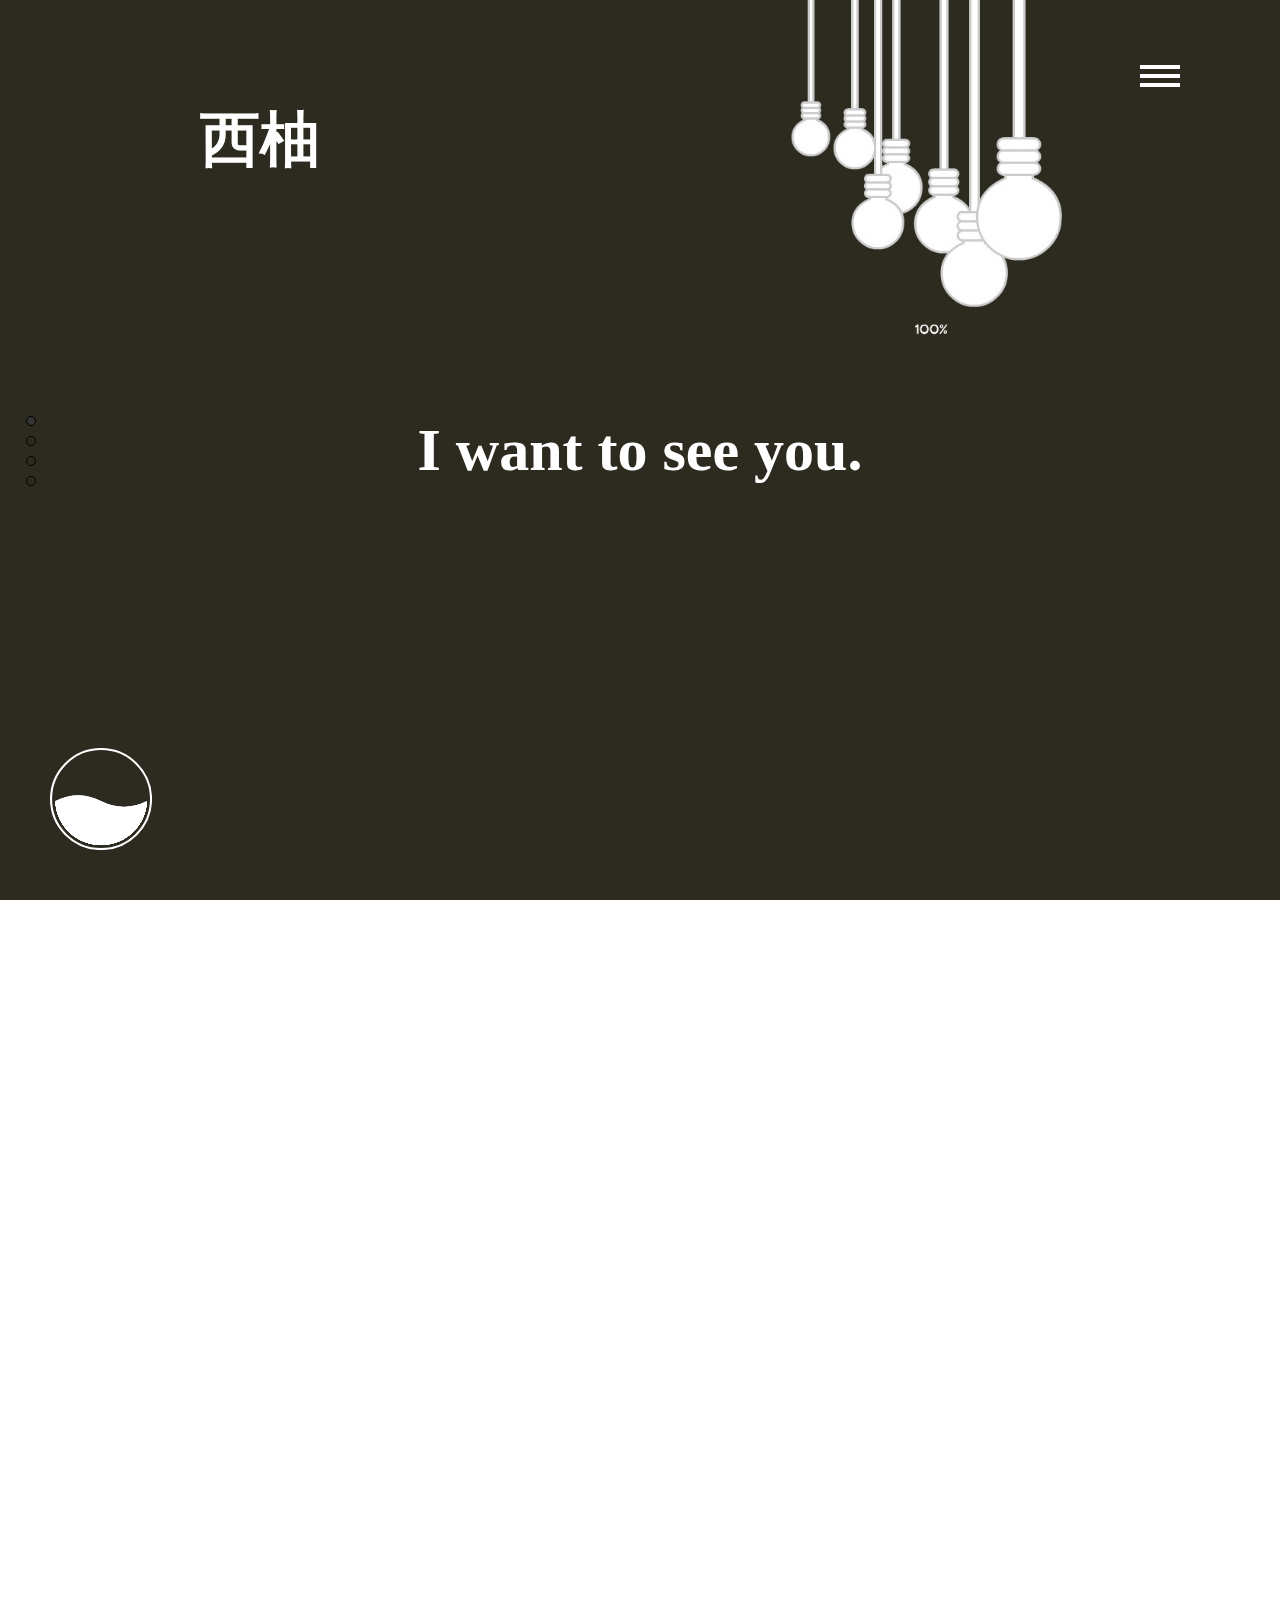
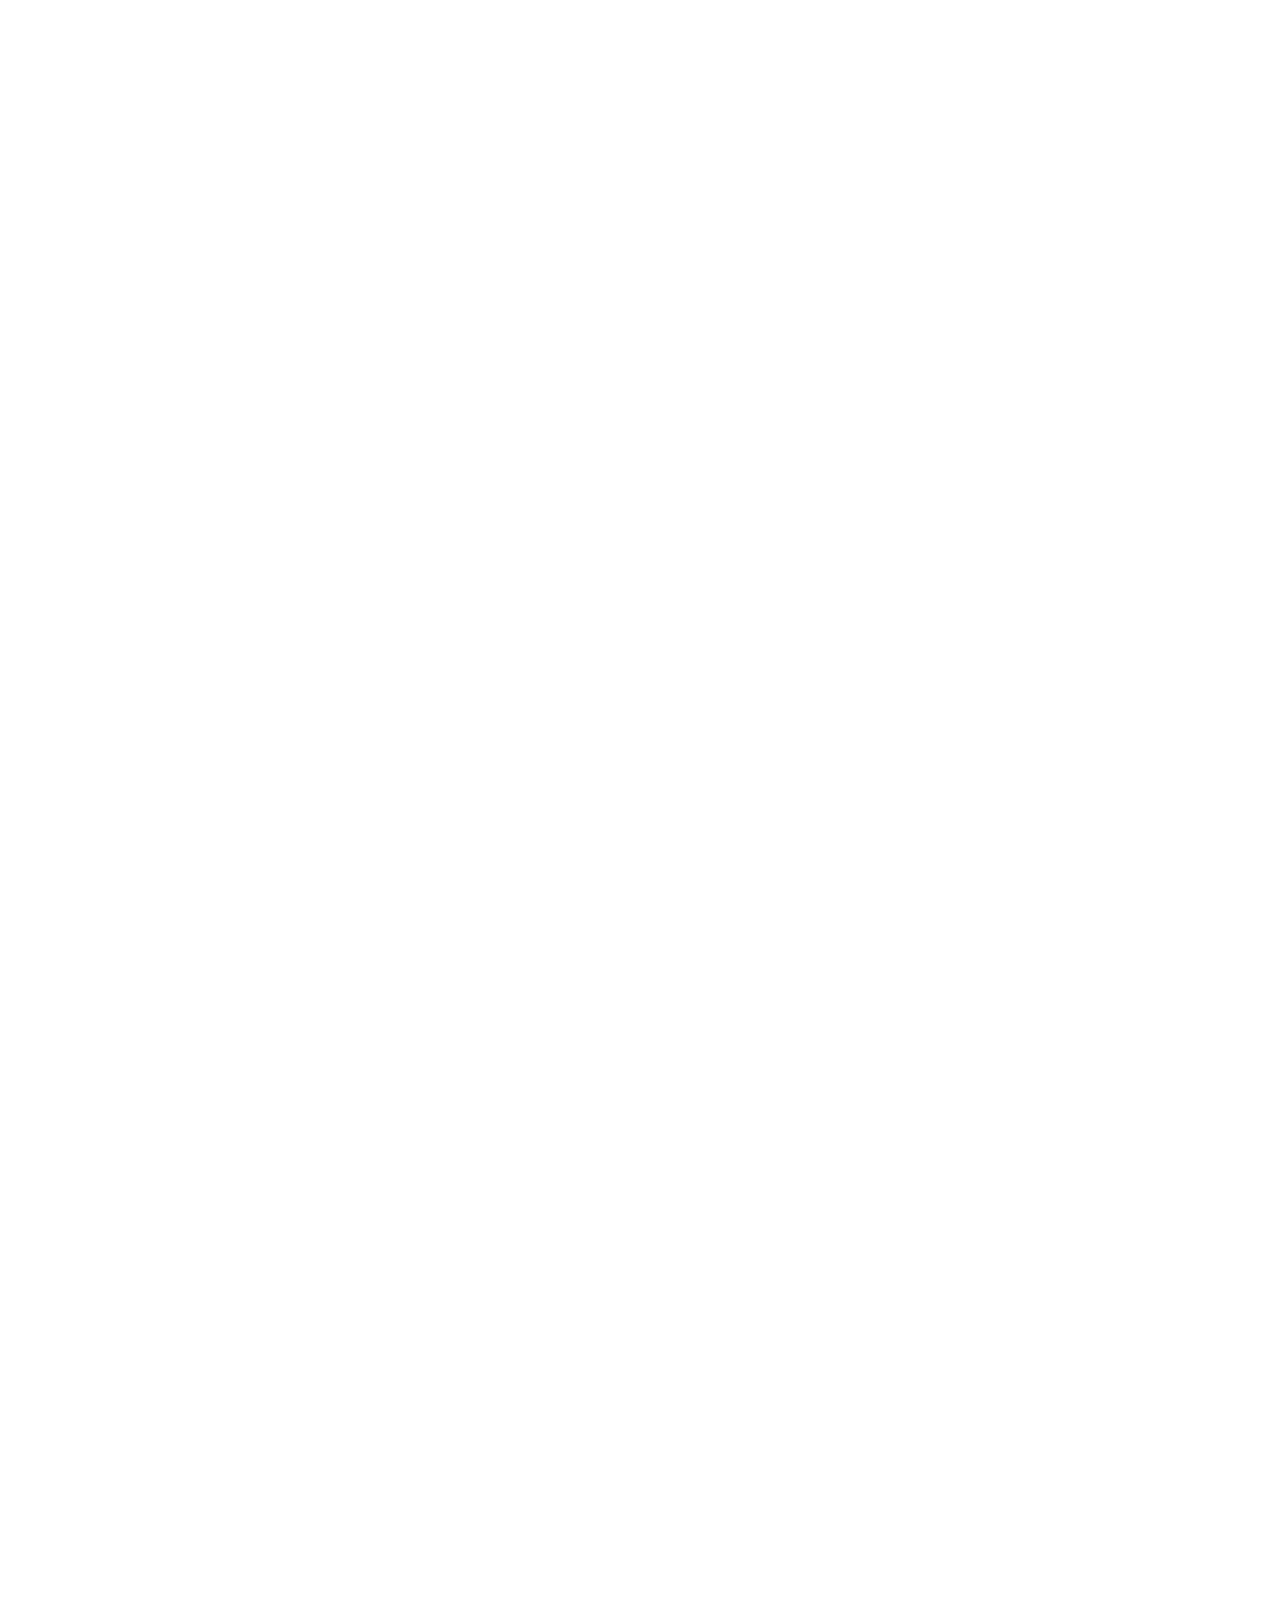
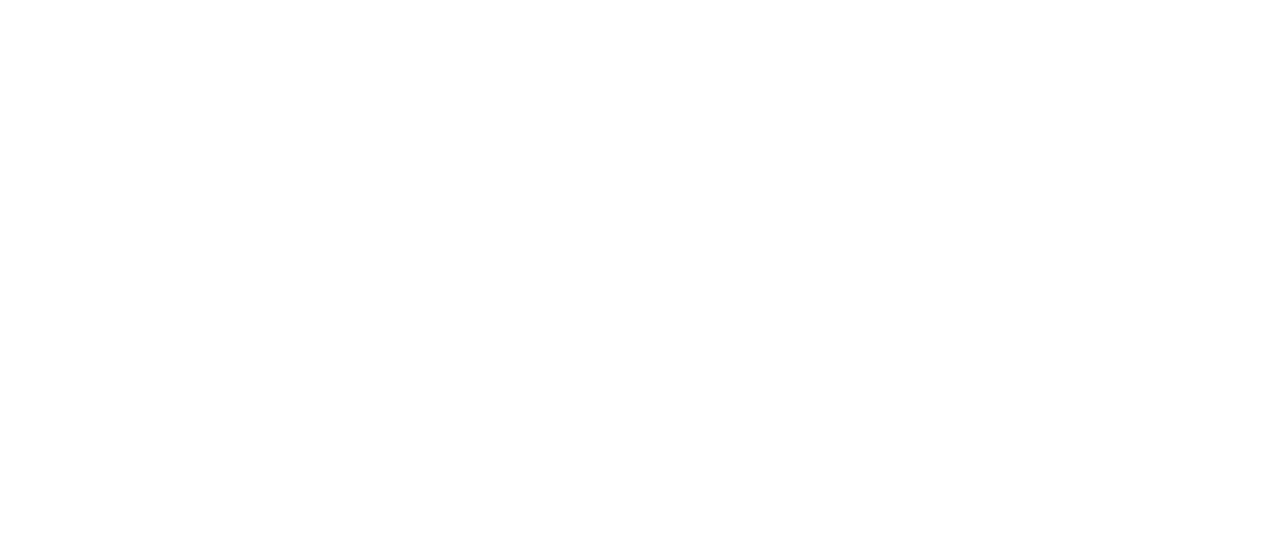
<file: practice_fullpage.html>
<!DOCTYPE html>
<html>
	<head>
		<meta charset="UTF-8">
		<title>西柚</title>
		<link rel="stylesheet" href="lib/jquery.fullPage.css"/>
		<link rel="stylesheet" href="css/fullpage.css"/>
		<script type="text/javascript" src="lib/jquery-1.8.3.js"></script>
		<script type="text/javascript" src="lib/jquery-ui.js"></script>
		<script type="text/javascript" src="lib/jquery.fullPage.min.js"></script>
		<script type="text/javascript" src="lib/waterbubble.min.js"></script>
		<script type="text/javascript" src="js/fullpage.js"></script>
		<script>
			$(function(){
				$("#fullpage").fullpage({
					"verticalCentered":true,
					"resize":true,
					"css3":true,
//					"sectionsColor":["#254875","#00ff00","#254587","#695684"],
					anchors:["page1","page2","page3","page4"],
					"navigation":true,
					"navigationPosition":"left",
					"navigationColor":["#695684","#254875","#00ff00","#254587"],
					"navigationTooltips":["Hello","One","Two","Bye"],
					"slidesNavigation":true,
					"slidesNavPosition":"top",
//					"loopHorizontal":true,
					"loopBottom":true,
					"scrollOverflow":true,
					"continuousVertical":true
				});
				
				$("#dowebok").waterbubble({
					"waterColor":"rgb(255,255,255)",
//					"data":0.25,
					"radius":50
				});
			});
		</script>
		<style>
			.section,.slide{
				width: 100%;
				font-size: 50px;
				font-family: "微软雅黑";
				font-weight: bold;
				color: white;
				text-align: center;
				background-size: 100%;
			}
			.section1{
				font-size: 60px;
				font-family: FzLiBian-S02;
				background-image: url(img/k13.jpg);
			}
			.section2{background-image: url(img/k31.jpg);}
			.section4{background-image: url(img/k32.jpg);}
			.slide1{background-image: url(img/k11.jpg);}
			.slide2{background-image: url(img/k5.jpg);}
			.slide3{background-image: url(img/k12.jpg);}
			.slide4{background-image: url(img/k41.jpg);}
			
			#dowebok{
				position: absolute;
				bottom: 50px;
				left: 50px;
			}
		</style>
	</head>
	<body>
		<div id="fullpage">
			<div class="section section1">
				<div class="box">
					<div>See you.</div>
				</div>
				<div class="linebox">
					<div class="line line1"></div>
					<div class="line line2"></div>
					<div class="line line3"></div>
				</div>
				<div class="f_hd">西柚</div>
				<div class="f_main">I want to see you.</div>
				<canvas id="dowebok"></canvas>
			</div>
			<div class="section section2">
				<div id="tabBox">
					<ul id="tab" class="clearfix">
						<li class="currentTab">ONE</li>
						<li>TWO</li>
						<li>THREE</li>
						<li>FOUR</li>
					</ul>
					<ul id="content">
						<li class="crtContent">
							Welcome to See you!<br /><br />
							I want to see you.
						</li>
						<li>
							Where R U:<br /><br />
							Province:<select id="province"><option>--请选择--</option></select>
							<br />
							City:<select id="city"><option>--请选择--</option></select>
							<br />
							Country:<select id="country"><option>--请选择--</option></select>
						</li>
						<li>
							U should know:<br /><br />
							Life isn't about waiting for the storm to pass.<br />
							it's about learning to dance in the rain.<br />
							人生不是坐等暴风雨过去，而是学会在雨中起舞。<br /><br />
							Because the things you're scared of are usually the most worthwhile.<br />
							每天都尝试去一件你害怕的事情，因为，你所害怕的事情，往往是最值得的。 
						</li>
						<li>
							I want to see you.I want to see you.I want to see you.
						</li>
					</ul>
				</div>
			</div>
			<div class="section section3">
				<div class="slide slide1">
					<button id="btn">></button>
					<div id="moveBox"></div>
					<ul id="move">
						<li>H</li>
						<li>E</li>
						<li>L</li>
						<li>L</li>
						<li>O</li>
					</ul>
				</div>
				<div class="slide slide2">
					<div id="box32">
						I don't know what I do now is right, those are wrong,
						and when I finally die then I know these. So what  I can do 
						now is to try to do everything well, and then wait to die .
						Sometimes I can be very happy to talk to everyone, can be very
						presumptuous, but no one knows, it is but very deliberatelycamouflage,
						camouflage; I can make him very happy very happy, but couldn't find the 
						source of happiness, just giggle.<br /><br />
						【我不知道我现在做的哪些是对的,那些是错的,而当我终于老死的时候我才知道这些.
						所以我现在所能做的就是尽力做好每一件事,然后等待着老死.有时候我可以很开心的和每个人说话,
						可以很放肆的,可是却没有人知道,那不外是伪装,很刻意的伪装;我可以让自己很快乐很快乐,
						可是却找不到快乐的源头,只是傻笑.】
					</div>
				</div>
				<div class="slide slide3">Nothing~</div>
				<div class="slide slide4">Nothing~</div>
			</div>
			<div class="section section4">BYE~</div>
		</div>
	</body>
</html>
</file>
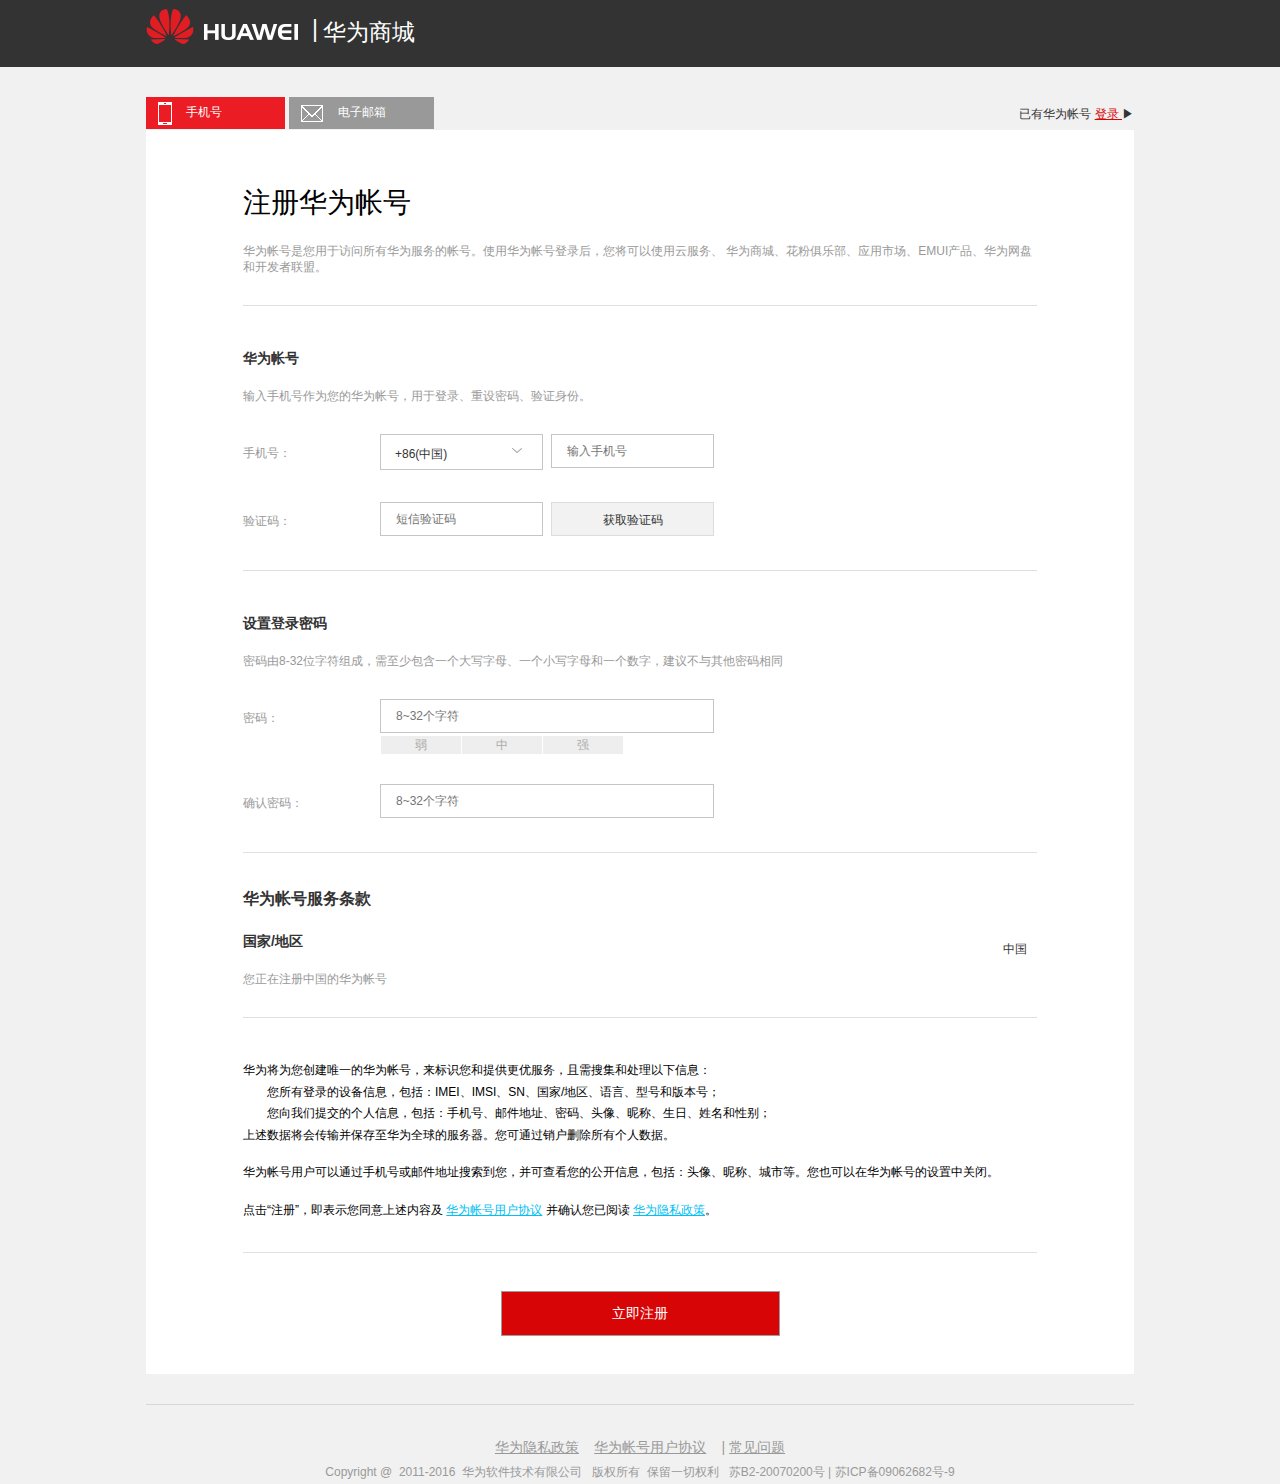
<file: register.html>
<!DOCTYPE html>
<html>
	<head>
		<meta charset="UTF-8">
		<link rel="shortcut icon" href="img/favicon.ico"/>
		<title>注册_华为账号</title>
		<link rel="stylesheet" type="text/css" href="css/login-reg.css"/>
	</head>
	<body>
		<form action="login.html" onsubmit="return register()">
			<div class="reg">
				<div class="head-background">
					<div class="head_center">
					  	<a href="index.html" class="main-logo">
							<img src="img/huaweilogo2.png">
						</a>
						<div class="website-name">
							<b style="font-size: 23px;margin-top: -4px;float: left;">|</b>
							<b style="font-size: 23px;margin-top: -1px;float: left; margin-left:5px;">华为商城</b>
						</div>
					</div>
				</div>
				<div class="wp1 relative">
					<div class="reg-content" id="registerForm">
						<div class="reg-tab">
							<a href="" class="tab-phone sel">手机号</a>
						 	<a href="" class="tab-email">电子邮箱 </a>			
						</div>
						<div class="login2 r">已有华为帐号
							<a href="login.html" class="login-a" title="登录">登录 </a>▶
						</div>
						<div class="reg-detail">
							<h3 class="reg-title">注册华为帐号</h3>
							<p class="node-intro">
			                	华为帐号是您用于访问所有华为服务的帐号。使用华为帐号登录后，您将可以使用云服务、
			                	华为商城、花粉俱乐部、应用市场、EMUI产品、华为网盘和开发者联盟。
			                </p>
			                <div class="box-shadow-in"></div> 
							<div class="node">
								<div class="node-title">华为帐号</div>
								<div class="node-intro">输入手机号作为您的华为帐号，用于登录、重设密码、验证身份。</div>
								<div class="node-des mkcl">
									<div class="node-input r mkcl">
										<div class="short r">
											<div class="dinput">
												<input type="text" id="username" name="formBean.username" 
													maxlength="50" tabindex="1" validator="validator11481374419527" 
													style="z-index: 1;" placeholder="输入手机号" onchange="checkNum(this)">
											</div>
										</div>
										<div class="short">
											<div class="ddrop" id="input_languageCode">
												<input type="hidden" id="countryCode" value="0086">
												<input type="hidden" value="0086">
												<b class="dptick r"></b>
												<span>+86(中国)</span>
											</div>
										</div>
									</div>
									<div class="input-intro">手机号：</div>
								</div>
								<div class="node-des mkcl">
									<div class="node-input r">
										<div class="short r">
											<div>
												<input type="button" class="dbtn2 r" id="getValiCode" 
													intervaltime="60" value="获取验证码">
												<span id="msg_getPhoneRandomCode" style="position:relative;top:34px;"></span>
											</div>
										</div>
										<div class="short">
											<div class="dinput">
												<input type="text" autocomplete="off" class="verify vam ime-disabled" 
													id="authCode" style="vertical-align: middle; z-index: 1;" 
													name="formBean.authCode" maxlength="8" tabindex="3" 
													validator="validator41481374419528" placeholder="短信验证码" 
													onchange="checkCode(this)">
											</div>
										</div>
									</div>
									<div class="input-intro">验证码：</div>
								</div>
							</div>
							<div class="box-shadow-in"></div> 
							<div class="node">
								<div class="node-title">设置登录密码</div>
								<div class="node-intro">密码由8-32位字符组成，需至少包含一个大写字母、一个小写字母和一个数字，建议不与其他密码相同</div>
								<div class="node-des mkcl">
									<div class="node-input r">
										<div class="dinput">
											<input type="password" autocomplete="off" class="text vam" id="password" 
												name="formBean.password" maxlength="32" tabindex="4" placeholder="8~32个字符"
												onchange="checkPswd(this)" validator="validator21481374419527" style="z-index: 1;">
										</div>
										<div class="pwd-letter">
											<span>弱 </span><span> 中 </span><span> 强 </span>
										</div>
									</div>
									<div class="input-intro">密码：</div>
								</div>
								<div class="node-des mkcl">
									<div class="node-input r">
										<div class="dinput">
											<input type="password" autocomplete="off" class="text vam"  id="password2"
												name="checkPassword" maxlength="32" tabindex="5" 
												validator="validator31481374419528" id="input_label_0" 
												onchange="checkPswd2(this)" style="z-index: 1;" placeholder="8~32个字符">
										</div>
										<span id="msg_checkPassword"></span>
									</div>
									<div class="input-intro">确认密码：</div>
								</div>
							</div>
							<div class="box-shadow-in"></div> 
							<!-- 选择国家开始 -->
							<div class="node" id="chooseCountry">
								<div class="regAgrTitle node-title">华为帐号服务条款</div>
								<div class="node-title">国家/地区</div>
				   				<div class="foot-selectCountry-margin selectCountry-right">
				     				<div class="selectedCountry_style">中国</div>
								</div>					
								<div id="regXCountry" class="node-intro">您正在注册中国的华为帐号</div>
							</div>
							<div class="box-shadow-in" id="chooseCountryShadow"></div> 				
							<!-- 选择国家结束 -->
							<div id="agreement">
								<div class="node">
									<div class="node-intro">
										<div class="agrLineH">华为将为您创建唯一的华为帐号，来标识您和提供更优服务，且需搜集和处理以下信息： </div>
										<div class="agrLineH agrIndent">您所有登录的设备信息，包括：IMEI、IMSI、SN、国家/地区、语言、型号和版本号；</div>
										<div class="agrLineH agrIndent">您向我们提交的个人信息，包括：手机号、邮件地址、密码、头像、昵称、生日、姓名和性别；</div>
										<div class="agrLineH">上述数据将会传输并保存至华为全球的服务器。您可通过销户删除所有个人数据。</div><br>
										<div class="agrLineH">华为帐号用户可以通过手机号或邮件地址搜索到您，并可查看您的公开信息，包括：头像、昵称、城市等。您也可以在华为帐号的设置中关闭。</div><br>
										<div class="agrLineH">点击“注册”，即表示您同意上述内容及
											<a href="" class="loginAndRegLink">华为帐号用户协议</a>
											并确认您已阅读
											<a href="" class="loginAndRegLink">华为隐私政策</a>。
										</div>
									</div>
								</div>
								<div class="box-shadow-in"></div>
							</div>
							<div class="reg-btn" align="center">
								<input type="submit" class="btn btn-reg sel" id="btnSubmit" value="立即注册" tabindex="7">
								<!--<div id="register_msg" class="vam error" style="position:relative;left:30%;"></div>-->
							</div>
						</div>
						<div class="box-shadow"></div>
					</div>
				</div>
				<div class="wp1 ft">
					<div class="reg-content">
						<p class="footer">
							<a id="foot_privacy" href="" class="rule">华为隐私政策</a>
							<a id="foot_EULA" href="" class="rule">华为帐号用户协议</a>	
							<a href=""><em style="font-style: normal">|</em> </a>
							<a href="" style="text-decoration: underline;">常见问题</a>
						</p>
						<p class="footer">Copyright&nbsp;@&nbsp;
							2011-2016&nbsp;&nbsp;华为软件技术有限公司&nbsp;&nbsp;
							版权所有&nbsp;&nbsp;保留一切权利&nbsp;&nbsp;
							苏B2-20070200号&nbsp;|&nbsp;苏ICP备09062682号-9</p>	
					</div>
				</div>
			</div>
		</form>
		
		
		<script type="text/javascript" src="lib/jquery-1.8.3.js"></script>
		<script type="text/javascript" src="js/reg-login.js"></script>
	</body>
</html>
</file>
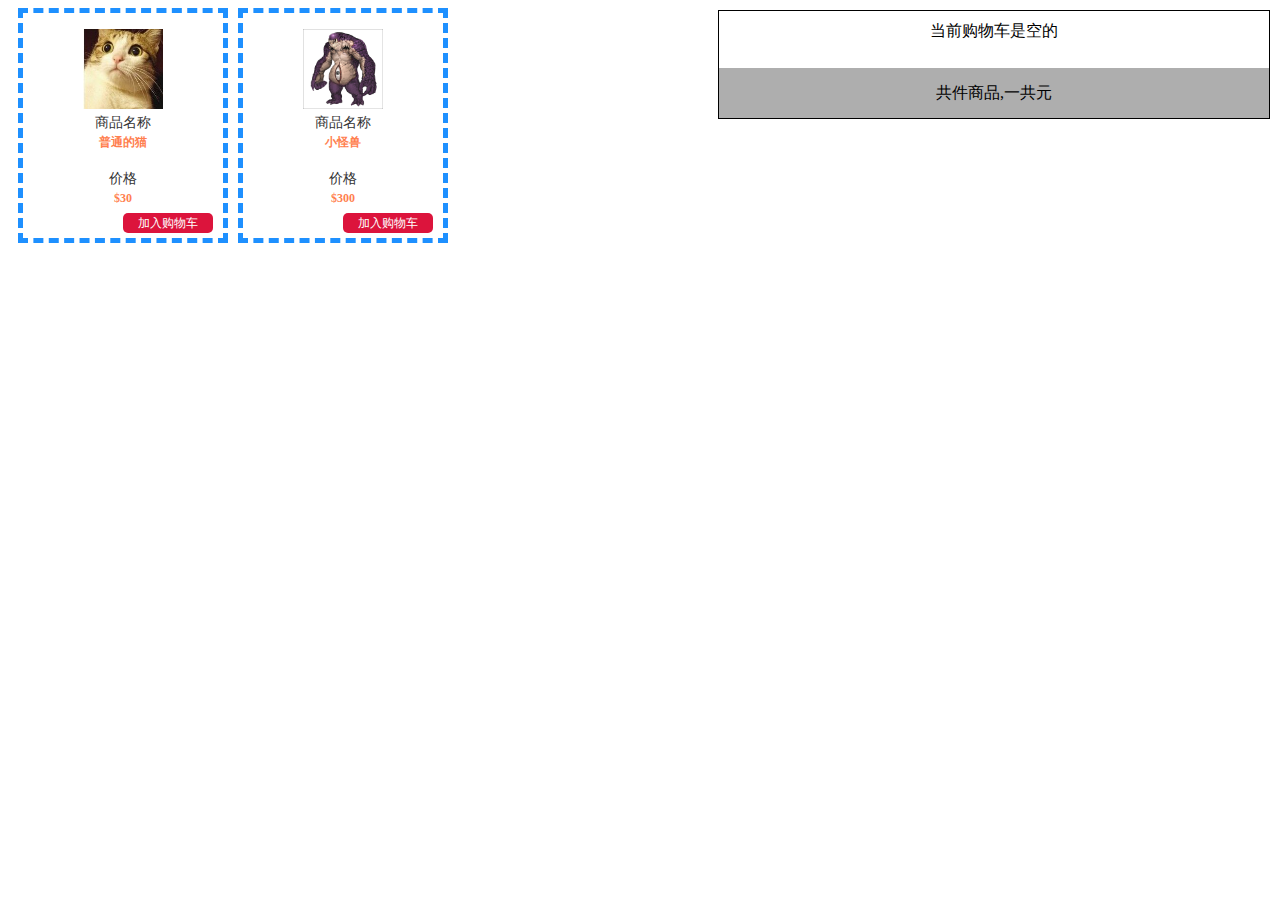
<file: 添加购物车/video/简单易懂的购物车制作指南.html>
<!DOCTYPE html>
<html>

	<head>
		<meta charset="UTF-8">
		<title>购物车</title>
		<script type="text/javascript" src="../../lib/jquery-1.8.3.js"></script>

		<style type="text/css">
			ul {
				list-style: none;
			}
			
			.Products {
				width: 200px;
				height: 225px;
				border: 5px dashed #1E90FF;
				position: relative;
				text-align: center;
				float: left;
				margin-left: 10px;
			}
			
			.proStyle {
				color: #333;
				font-size: 14px;
				margin: 0 10px;
			}
			
			figure img {
				width: 80px;
				height: 80px;
			}
			
			.Products>a {
				position: absolute;
				bottom: 5px;
				left: 50%;
				display: inline-block;
				text-decoration: none;
				width: 90px;
				font-size: 12px;
				height: 20px;
				line-height: 20px;
				border-radius: 5px;
				background-color: #DC143C;
				color: white;
			}
			
			.Products>a:hover {
				background-color: #1E90FF;
			}
			
			.name,
			.price {
				color: coral;
				font-size: 12px;
			}
			
			#cart {
				width: 550px;
				position: absolute;
				right: 10px;
				top: 10px;
				border: 1px solid;
				overflow: hidden;
			}
			
			#cart>.cartList>.cartList-ul>.cartList-box {
				margin-right: 10px;
				width: 540px;
				height: 50px;
				text-align: center;
				line-height: 50px;
				border: 1px solid #dedede;
				position: relative;
			}
			
			#cart>.cartList>.cartList-ul>.cartList-box img {
				width: 40px;
				height: 40px;
				float: left;
				margin-top: 5px;
				margin-left: 5px;
			}
			
			.cartList-box a {
				text-decoration: none;
				color: white;
				font-size: 15px;
				display: inline-block;
				background-color: black;
				width: 17px;
				height: 17px;
				position: absolute;
				top: 17px;
				right: 60px;
			}
			
			.cartList-box a:hover {
				background-color: #DC143C;
				color: white;
			}
			
			.all {
				text-align: center;
				height: 50px;
				line-height: 50px;
				background-color: #aeaeae;
			}
			
			.CB-name {
				color: #FF7F50;
				font-size: 14px;
				margin: 0 10px;
				font-weight: bolder;
				float: left;
			}
			
			.CD-gold {
				color: #DC143C;
			}
			
			.tips {
				text-align: center;
				padding: 10px 0;
			}
		</style>

		<script type="text/javascript">
			var data = { // 声明一个data变量作为数据库使用
				src: ["../img/1.jpg", "../img/2.jpg"],
				name: ["猫", "怪兽"],
				gold: [30, 799]
			}
			var proAllNum = new Array() //声明一个数组变量				//声明一个数组变量来存放每种商品的数量
			var cartNum = 0; //声明一个整数变量来记录商品数量
			var goldall = 0; //声明一个整数变量记录购物车商品一共需要多少金钱

			/*---------------------初始变量定义完毕--------------------------*/

			$(function() {
				$(".prolist").on("click", "a.add", function() { //给商品容器里满足Class是add条件的a标签添加点击事件
					var proIndex = $(this).attr("index"); //获取被点击商品的Index box-?
					var sIndex = proIndex.replace(/box-/, ""); //将Index里面的字母和横线替换为"",此时sIndex的值是字符串类型
					var index = parseInt(sIndex) //改变sIndex的类型被转换为整数型, *Jquery对象无法直接使用JS里的Number()进行转换
					cartNum = 0; //初始化商品总数量
					goldall = 0; //初始化商品总金额

					if(proAllNum[index] >=1) {		//判断购物车是否存在此类型商品,如果存在就设置商品数量+1 如果不存在就创建该类型商品
						proAllNum[index] += 1  //存在时设置商品的数量+1
						$("#" + index + "-CD-num").text(proAllNum[index]) //修改商品数量元素的值
					} else {
						$(".tips").hide() //隐藏没有商品的提示

						proAllNum[index] = 1 //设置该商品类型目前在购物车数量为1

						$(".cartList-ul").append("<li class='cartList-box' ></li>"); //创建一个新的商品类型
						$(".cartList-ul>li:last").append("<img src='" + data.src[index] + "' />"); //获取商品图片的src地址;
						$(".cartList-ul>li:last").append("<span class='CB-name' >" + data.name[index] + "</span>"); //从data获取商品的名称,创建对应元素
						$(".cartList-ul>li:last").append("<b class='CD-gold' >" + data.gold[index] + "</b>") //从data获取商品单价 并创建对应元素
						$(".cartList-ul>li:last").append("×") // 乘号
						$(".cartList-ul>li:last").append("<strong id='" + index + "-CD-num' class='CD-num' >" + proAllNum[index] + "</strong>") //创建商品的数量
						$(".cartList-ul>li:last").append("<a title='删除' index='box-"+index+"' id='" + index + "-Del' href='javascript:;'>×</a>"); //创建删除按钮index属型记得用index变量设置
					}

					$.each(proAllNum, function(index) { //遍历计算商品的总数和总价
						cartNum += proAllNum[index] //计算商品总数量
						goldall += proAllNum[index] * data.gold[index] //计算商品总价值
					});

					$("#cartNum").text(cartNum); //填写商品总数
					$("#goldall").text(goldall); //填写商品总价
				})

				$(".cartList").delegate("a", "click", function() {
					var proIndex = $(this).attr("index"); //获取被点击商品的Index box-?
					var sIndex = proIndex.replace(/box-/, ""); //将Index里面的字母和横线替换为"",此时sIndex的值是字符串类型
					var index = parseInt(sIndex) //改变sIndex的类型被转换为整数型, *Jquery对象无法直接使用JS里的Number()进行转换
					var ulElemLen = $(".cartList-ul>li").length //购物车商品类型的数量
					
					
					var del = $(this).parent()		//获取要被删除的元素

					

					cartNum -= proAllNum[index] //减去被删除商品的数量
					goldall -= proAllNum[index] * data.gold[index] //减去被删除商品的金额
					
					proAllNum[index] = 0; //初始化被删除商品的值
					
					$("#cartNum").text(cartNum); //重新给商品总数赋值
					$("#goldall").text(goldall); //重新给商品总价赋值
					del.remove()
					
					
					
					if (ulElemLen == 1) {			//判断购物车列表是否还有闪购
						$(".tips").show()			//如果没有则显示提示窗口
					}
					
				})

			})
		</script>

	</head>

	<body>
		<div class="prolist">
			<!--商品列表容器-->
			<div class="Products">
				<figure>
					<img src="../img/1.jpg" />

					<figcaption>
						<span class="proStyle">商品名称</span><br />
						<b class="name">普通的猫</b> <br /><br />
						<span class="proStyle">价格</span><br />
						<b class="price">$30</b> <br />
					</figcaption>
				</figure>

				<a index="box-0" class="add" href="javascript:;">加入购物车</a>
				<!--index=1 是一个自定义属性,没有任何实际功能,用来标记商品的类别-->
			</div>

			<div class="Products">
				<a index="box-1" class="add" href="javascript:;">加入购物车</a>
				<figure>
					<img src="../img/2.jpg" />

					<figcaption>
						<span class="proStyle">商品名称</span><br />
						<b class="name">小怪兽</b> <br /><br />
						<span class="proStyle">价格</span><br />
						<b class="price">$300</b> <br />
					</figcaption>
				</figure>

			</div>
		</div>

		<div id="cart">
			<div class="tips" style="display: block;">
				当前购物车是空的
			</div>

			<div class="cartList">
				<ul class="cartList-ul">

				</ul>
			</div>

			<div class="all">
				共<b id="cartNum"></b>件商品,一共<b id="goldall"></b>元
			</div>
		</div>

	</body>

</html>
</file>
<file: css/huawei.css>
*{
	padding: 0;
	margin: 0;
	font-size: 12px;
	/*color: black;*/
}
a{
	color: #333;
	text-decoration: none;
}

/*--------------------shortcut--------------------*/
.shortcut{
	z-index: 241;
	position: relative;
	min-width: 1000px;
	height: 29px;
	line-height: 29px;
	background-color: #fafafa;
	border-bottom: 1px solid #ededed;
}
.shortcut a{
	font-size: 12px;
	font-family: arial,"微软雅黑";
	color: #8c8c8c;
}
.shortcut a:hover{
	color: rgb(202,21,30);
}
.shortcut .layout {
    position: relative;
}
.layout{
	margin: 0 auto;
	width: 1200px;
}
ul,ol{
	list-style: none;
}
.shortcut li{
	float: left;
	padding: 0 10px;
	background: url(../img/bg65.png) scroll no-repeat;
	background-position: 0 9px;
}
.s-sub .s-hw,.s-main .s-login{
	background-image: none;
	padding-left: 0;
}
.s-dropdown{
	position: relative;
	margin: 0 -11px;
	/*display: block;*/
}
.shortcut .s-dropdown .h{
	position: relative;
	padding: 0 27px 0 10px;
	/*height: 29px;*/
	border-left: 1px solid transparent;
	border-right: 1px solid transparent;
}
.s-dropdown .h s{
	position: absolute;
	right: 10px;
	top: 50%;
	margin-top: -2px;
	width: 7px;
	height: 4px;
	line-height: 0;
	background: url(../img/sprites3.png) scroll no-repeat;
	background-position: -34px 0;
}
.shortcut .s-dropdown .b{
	position: absolute;
	left: 0;
	right: 0;
	top: 29px;
	padding: 4px 10px;
	line-height: 24px;
	background-color: #fff;
	border: 1px solid #ededed;
	border-top-color: #fff;
	display: none;
}
.s-dropdown:hover .h{
	border-left: 1px solid #ededed;
	border-right: 1px solid #ededed;
	background-color: #fff;
	box-shadow: 0 0 5px 0 rgba(0,0,0,0.05);
}
.s-dropdown:hover s{
	background-position: 0 0;
}
.s-dropdown:hover .b{
	display: block;
}
.s-main{
	float: right;
}
.s-login a{
	color: #333;
}
/*--------------------header--------------------*/
.header{
	height: 112px;
	font-family: 'Tahoma',\5FAE\8F6F\96C5\9ED1;
}
.header .layout{
	width: 1200px;
	height: 112px;
}
.logo{
	float: left;
	padding-top: 43px;
	width: 345px;
}
.logo-index{
	padding-top: 0!important;
}
.logo>a{
	display: table-cell;
	height: 112px;
	vertical-align: middle;
}
.logo a img{
	vertical-align: middle;
	border: 0 none;
}
.searchBar{
	float: left;
	padding: 36px 7px 0 0;
	overflow: hidden;
}
.relative{
	position: relative;
}
.searchBar-form{
	width: 433px;
	height: 38px;
	line-height: 1px;
	border: 1px solid #eee;
	overflow: hidden;
}
.searchBar-form .text{
	padding: 5px 10px;
	width: 395px;
	height: 38px;
	line-height: 38px;
	font-family: 'Tahoma',\5FAE\8F6F\96C5\9ED1;
	vertical-align: top;
	background-color: transparent;
	border: 0 none;
	border-right: 1px solid #eee;
}
.searchBar-form .button{
	margin-left: -4px;
	width: 38px;
	height: 38px;
	font-size: 0;
	vertical-align: top;
	border: 0 none;
	background: url(../img/icon47.png) scroll no-repeat;
	background-position: -2px 12px;
	cursor: pointer;
}
.searchBar-form .button:hover{
	background-color: #6d6d6d;
	background-position: 12px 12px;
}
.searchBar-key{
	z-index: 2;
	position: absolute;
	max-width: 280px;
	right: 55px;
	bottom: 12px;
	text-align: right;
	overflow: hidden;
	white-space: nowrap;
}
.searchBar-key a{
	margin-right: 12px;
	font-size: 12px;
	color: #999;
}
.searchBar-key a:hover{
	color: #333;
}
.header-toolbar{
	float: left;
	margin-top: 36px;
	height: 38px;
	border: 1px solid #eee;
	/*border-bottom: 0;*/
}
.header-toolbar-item{
	float: left;
}
.imall,.minicart{
	z-index: 416;
	position: relative;
}
.header-toolbar .h{
	z-index: 416;
	position: relative;
	padding: 10px 0;
	width: 98px;
	height: 18px;
	/*border-bottom: 1px solid #eee;*/
	cursor: pointer;
}
.imall .h,.minicart .h{
	border-right: 1px solid transparent;
	border-left: 1px solid transparent;
}
.imall .h{
	position: relative;
	width: 99px;
}
.header-toolbar .h a{
	line-height: 18px;
}
.header-toolbar a:hover{
	color: #e01d20;
	text-decoration: underline;
}
.imall .h a{
	margin-left: 21px;
}
.header-toolbar .h i,.minicart .h b,.icon-minicart{
	background: url(../img/icon1.png) scroll no-repeat;
}
.header-toolbar .h i{
	display: inline-block;
	margin-left: 7px;
	width: 6px;
	height: 3px;
	font-size: 1px;
	line-height: 1px;
	vertical-align: middle;
	background-position: -234px -2px;
}
.header-toolbar .h s{
	position: absolute;
	top: 13px;
	left: -2px;
	width: 1px;
	height: 12px;
	background-color: #e5e5e5;
}
.header-toolbar .h u{
	position: absolute;
	bottom: -6px;
	width: 98px;
	height: 6px;
	background-color: #fff;
	display: none;
}
.imall .h u{
	left: 0;
}
.minicart .h u{
	right: 0;
}
.minicart .h a{
	position: relative;
	margin-left: 15px;
}
.minicart .h span{
	position: absolute;
    right: -17px;
    top: -19px;
    padding: 0 2px;
	height: 15px;
    font-family: Arial,Helvetica,sans-serif;
    color: #FFF;
    line-height: 15px;
    border-radius: 2px;
    background-color: #ca141d;
    vertical-align: top;
}
address,caption,cite,code,dfn,em,th,var{
    font-style: normal;
    font-weight: 400;
}
.minicart .h b{
	position: absolute;
    bottom: -3px;
    right: 4px;
    width: 6px;
    height: 3px;
    /*font-size: 1px;*/
    /*line-height: 1px;*/
    background-position: -250px 0;
}
.header-toolbar .b{
	z-index: 413;
	position: absolute;
	top: 38px;
	border: 1px solid #eee;
	background: #fff;
	overflow: hidden;
	display: none;
}
.header-toolbar .imall:hover .h{
	border-right: 1px solid #eee;
}
/*.header-toolbar .minicart:hover .h{
	border-left: 1px solid #eee;
}*/
.header-toolbar .imall:hover .h i{
	background-position: -234px 0;
}
/*.header-toolbar .minicart:hover .h i{
	background-position: -234px 0;
}*/
.header-toolbar .imall:hover .b,.header-toolbar .imall:hover u{
	display: block;
}
/*.header-toolbar .minicart:hover .b,.header-toolbar .minicart:hover u{
	display: block;
}*/
.imall .b{
	left: -1px;
	width: 201px;
}
.minicart .b{
	right: -1px;
	width: 466px;
}
.imall-prompt{
    padding: 11px 10px;
    color: #666;
    text-align: center;
}
.imall-uc{
    padding-top: 29px;
    width: 210px;
    border-top: 1px solid #eee;
    overflow: hidden;
}
.imall-event{
    padding: 0 10px 10px;
    text-align: center;
}
.imall-uc li{
    float: left;
    margin-bottom: 26px;
    width: 100px;
    line-height: 14px;
    text-align: center;
    border-right: 1px solid #eee;
    overflow: hidden;
}
.imall-event img{
	vertical-align: top;
}
.minicart-pro-empty{
    padding: 41px 0;
    color: #999;
    text-align: center;
    line-height: 1.5;
}
.icon-minicart{
    display: inline-block;
    padding: 5px 0 5px 48px;
    background-position: -265px 0;
}
.minicart-pro-settleup{
    position: relative;
    margin-top: -1px;
    padding: 22px 0 22px 24px;
    height: 37px;
    background-color: #fafafa;
}
.minicart-pro-settleup p{
    line-height: 37px;
}
.minicart-pro-settleup em{
    position: relative;
    margin: 0 4px;
    top: 1px;
    font-size: 18px;
    font-family: Arial,Helvetica,sans-serif;
    color: #e01d20;
}
.minicart-pro-settleup b{
    position: relative;
    top: 1px;
    margin-left: 4px;
    font-size: 18px;
    font-family: Arial,Helvetica,sans-serif;
    font-weight: 400;
    color: #e01d20;
}
.button-minicart-settleup{
    display: inline-block;
    position: absolute;
    right: 22px;
    top: 22px;
    width: 130px;
    height: 35px;
    font-size: 16px;
    color: #FFF;
    text-align: center;
    line-height: 35px;
    border: 1px solid #e01d20;
    background-color: #e01d20;
}

.header-qrcode {
    float: right;
    padding-top: 16px;
}
.ec-slider{
    position: relative;
    width: 91px;
    height: 96px;
    overflow: hidden;
}
.ec-slider-list{
    position: absolute;    
    width: 91px;
    height: 96px;
    overflow: hidden;
}
.ec-slider-item{
    float: left;
    position: absolute;
    width: 100%;
}
.ec-slider-list img{
    vertical-align: top;
}
.header-qrcode .ec-slider .ec-slider-item span{
    display: inline-block;
    white-space: nowrap;
    font-size: 11px;
    overflow: hidden;
    transform: scale(0.916) translate(-4%,-2px);
}
.header-qrcode .ec-slider .ec-slider-nav{
    top: 0;
    right: 0;
    bottom: auto;
    left: auto;
    margin: 0;
    width: 8px;
    height: 76px;
}
.ec-slider-nav{
    position: absolute;
    bottom: 10px;
    left: 50%;
    margin-left: 334px;
    width: 250px;
    height: 13px;
    text-align: right;
}
.header-qrcode .ec-slider .ec-slider-nav span{
    display: block;
    margin: 6px 0;
    width: 8px;
    height: 8px;
    border-radius: 50%;
    background-color: #888;
    opacity: 1;
    /*filter: alpha(opacity=100);*/
}
.header-qrcode .ec-slider .ec-slider-nav .current{
    background-color: #ca141c;
}

/*--------------------never-main--------------------*/
.naver-main{
    min-width: 1000px;
    height: 40px;
    background-color: #3a3a3a;
}
.naver-main .layout{
    position: relative;
    z-index: 410;
}
.naver{
    position: absolute;
    padding-left: 240px;
    width: 960px;
    font-family: \5FAE\8F6F\96C5\9ED1;
}
.naver ul{
    width: 960px;
    height: 40px;
}
.naver li{
    float: left;
}
.naver li:hover{
	background: #313131;
}
.naver a{
    display: inline-block;
    padding: 0 30px;
    height: 40px;
    line-height: 39px;
    color: #FFF;
    white-space: nowrap;
    text-align: center;
}
.naver a span{
    display: inline-block;
    position: relative;
    z-index: 410;
    font-size: 14px;
}
.naver li s{
    position: absolute;
    right: -4px;
    top: -14px;
    line-height: 1.2;
}

.category{
    position: absolute;
    left: 0;
    top: 0;
    width: 240px;
    height: 40px;
    font-family: 'Tahoma',\5FAE\8F6F\96C5\9ED1;
    line-height: 1.5;
}
.category .h{
    height: 40px;
    background-color: #c81118;
}
.category .h h2{
    padding-left: 16px;
    height: 40px;
    font-size: 14px;
    color: #FFF;
    line-height: 40px;
    border-bottom-color: #da3243;
}
.category .category-list{
    position: relative;
    padding-bottom: 0;
    height: 448px;
}
.category-index .category-list{
    font-size: 0;
    background-color: #fff;
    border-top: 0 none;
}
.category-item{
    vertical-align: top;
    height: 64px;
}
.category-info{
    padding: 10px 16px;
    height: 44px;
}
.category-index .category-info h3,.category-index .category-info h3 a{
    font-size: 14px;
    color: #333;
}
/*.category .category-info h3,.category .category-info h3 a {
    font-size: 14px;
    color: #fff;
}*/
.category-info h3{
    padding-bottom: 2px;
}
.category .category-info a{
    margin-right: 8px;
    color: #bbb;
}
.category-info span:hover,.category-banner a:hover{
	color: rgb(202,21,95);
}
.category-item:hover{
	background: #f7f7f7;
}
.subcate-item:hover{
	background: #eee;
}
.subcate-item:hover span{
	color: rgb(202,21,95);
}
.category-info span{
    position: relative;
    font-size: 14px;
}
.category-panels{
    display: none;
    position: absolute;
    top: 0;
    left: 240px;
    height: 448px;
    background-color: #f7f7f7;
}
.category-list li:hover .category-panels{
	display: block;
}
.children-col-1{
    width: 220px;
}
.children-col-2 {
    width: 440px;
}
.children-col-list,.children-col-list-1,.children-col-list-2,
.children-col-list-3,.children-col-list-4{
    position: relative;
    float: left;
}
.subcate-list{
    padding-top: 14px;
    width: 220px;
    height: 434px;
}
.subcate-list li{
    vertical-align: top;
}
.subcate-list a{
    display: block;
    padding-left: 30px;
    line-height: 42px;
    color: #333;
}
.subcate-list span{
	position: relative;
    font-size: 14px;
}
.category-banner{
    position: absolute;
    bottom: -6px;
    padding: 10px 30px 12px;
    width: 160px;
}
.category-banner dt{
    margin: 9px 0 15px;
    height: 22px;
    font-size: 14px;
    color: #888;
    text-align: center;
    line-height: 22px;
    background: url(../img/bg63.png) scroll repeat-x;
    background-position: 0 50%;
}
.category-banner dt span{
    padding: 0 8px;
    background: #f7f7f7;
}
.category-banner dd{
    display: block;
    margin: 9px 0;
    width: 100%;
    color: #333;
    white-space: nowrap;
}
.category-banner a{
    position: relative;
    display: inline-block;
    padding: 0;
    font-size: 14px;
    line-height: 22px;
}
.category-info s,.subcate-list s{
    position: absolute;
    right: -3px;
    top: -13px;
}
.category-info img,.subcate-list img{
    vertical-align: top;
}
fieldset, img, a img{
    border: 0 none;
}

/*--------------------hot-board--------------------*/
.hot-board{
    min-width: 1000px;
    background-color: #f6f6f6;
}
.hot-board .ec-slider{
    height: 448px;
}
.ec-slider{
    position: relative;
    overflow: hidden;
}
.ec-slider-list{
    position: absolute;
    overflow: hidden;
}
.ec-slider-item{
    float: left;
    width: 100%;
}
.ec-slider-item-img{
    margin: 0 auto;
    width: 1000px;
    text-align: right;
}
.ec-slider-nav-1{
    position: absolute;
    bottom: 10px;
    left: 50%;
    margin-left: 299px;
    width: 300px;
    height: 20px;
    text-align: right;
}
.ec-slider-nav-1 span{
    display: inline-block;
    margin-left: 7px;
    width: 20px;
    height: 20px;
    font-family: arial;
    color: #fff;
    line-height: 20px;
    text-align: center;
    border-radius: 20px;
    background-color: rgba(0,0,0,.7);
    cursor: default;
}
.ec-slider-nav-1 .current{
    background-color: #ca141d;
    opacity: .9;
}

/*--------------------分隔--------------------*/
.hr-20 {
    height: 20px;
}

/*--------------------layout--------------------*/
.fl,.left,.left-area{
    float: left;
}
.fr,.right,.right-area{
    float: right;
}

.span-240{
    width: 240px;
}
.span-960{
    width: 960px;
}
.home-channel-list{
    height: 160px;
    text-align: center;
    background: #f5f5f5;
}
.home-channel-list li{
    float: left;
    position: relative;
    width: 80px;
    height: 80px;
}
.home-channel-list a{
    display: block;
    padding: 12px 0 8px;
    white-space: nowrap;
    color: #000;
    text-overflow: ellipsis;
    opacity: .6;
    filter: alpha(opacity=60);
    transition: color .2s ease 0s;
    overflow: hidden;
}
.home-channel-list li:hover a{
	opacity: 1;
}
.home-channel-list img{
    display: block;
    margin: 0 auto 8px;
    height: 32px;
    width: 32px;
    line-height: 32px;
}
.home-channel-list span{
    margin: 0 10px 0;
}
.home-promo-list{
    list-style-type: none;
    margin: 0;
    padding: 0;
}
.home-promo-list li{
    float: left;
    margin-left: 8px;
    width: 312px;
    height: 160px;
    transition: box-shadow .2s linear 0s;
}
.home-promo-list a{
    display: block;
    height: 170px;
}
.home-promo-list img{
    height: 160px;
    width: 312px;
}


.clearfix:before,.clearfix:after{
    content: " ";
    display: table;
}
.clearfix:after{
	clear: both;
}
.home-channel-list li::before,.home-channel-list li::after{
    background: #EEE;
    content: "";
    position: absolute;
}
.home-channel-list li::before{
    left: 0;
    top: -1px;
    width: 80px;
    height: 1px;
}
.home-channel-list li::after{
    left: 0;
    top: 0;
    width: 1px;
    height: 80px;
}

.home-recommend-goods{
    font-family: 'Tahoma',\5FAE\8F6F\96C5\9ED1;
}
.home-recommend-goods .h{
    position: relative;
}
.home-recommend-goods .h .title{
    margin: 0;
    padding: 32px 0 12px 0;
    font-size: 24px;
    font-weight: 200;
    color: #333;
}
.home-recommend-goods .b{
    position: relative;
    width: 1200px;
}
.home-recommend-goods .goods-box{
    width: 1198px;
    height: 318px;
    border: 1px solid #eee;
    zoom: 1;
}
.home-recommend-goods .grid-list{
    width: 100%;
    height: 318px;
    overflow: hidden;
}
.grid-items {
    float: left;
    z-index: 1;
    position: relative;
    margin-bottom: 10px;
    margin-left: 10px;
    width: 232px;
    background: #FFF;
    transition: all .2s linear 0s;
}
.home-recommend-goods .grid-list .grid-items{
    margin: 0;
    height: 318px;
    width: 238px;
    border-left: 1px solid #EEE;
}
.home-recommend-goods .grid-list .grid-items:first-child{
    border-left-color: transparent;
}
.grid-items .thumb{
    display: block;
    width: 100%;
    height: 100%;
    text-align: center;
}
.home-recommend-goods .grid-list .thumb{
    height: 318px;
}
.grid-items .grid-img{
    margin: 40px auto 0;
    width: 132px;
    height: 132px;
}
.home-recommend-goods .grid-list .grid-img{
    margin: 46px auto 0;
    width: 146px;
    height: 146px;
}
.grid-items .grid-img img{
    width: 132px;
    height: 132px;
}
.home-recommend-goods .grid-list .grid-img img{
    width: 146px;
    height: 146px;
    transition: all .2s;
}
.grid-items .grid-title{
    margin: 22px 20px 2px;
    font-size: 14px;
    font-weight: 400;
    color: #222;
    white-space: nowrap;
    text-overflow: ellipsis;
    overflow: hidden;
}
.home-recommend-goods .grid-list .grid-title{
    margin: 29px 20px 2px;
}
.grid-items .grid-desc{
    margin: 4px 20px 10px;
    font-size: 12px;
    font-weight: 400;
    color: #b0b0b0;
    white-space: nowrap;
    text-overflow: ellipsis;
    overflow: hidden;
}
.home-recommend-goods .grid-list .grid-desc{
    margin: 0 20px 6px;
}
.grid-items .grid-price{
    margin: 0 20px 20px;
    font-size: 14px;
    font-weight: 400;
    color: #ca151c;
    white-space: nowrap;
    text-overflow: ellipsis;
    overflow: hidden;
}
.home-recommend-goods .grid-list .grid-price{
    margin: 0;
    font-size: 14px;
    color: #ca151c;
}
.grid-items .grid-tips{
    position: absolute;
    left: 50%;
    top: 0;
    margin-left: -35px;
    width: 70px;
    height: 18px;
    z-index: 2;
}
.grid-items .grid-tips img{
    height: 18px;
    width: 70px;
}
#testBanner .grid-items:hover .grid-img img{
	transform: scale(1.1);
}

/*--------------------分隔--------------------*/
.hr-30 {
    height: 30px;
}

/*--------------------layout--------------------*/
.banner-slideshow .ec-slider{
    height: 160px;
}
.home-banner-slideshow .ec-slider{
    height: 110px;
}
.ec-slider-item-img{
    margin: 0 auto;
    width: 1200px;
    text-align: right;
}
.ec-slider-nav span{
    cursor: default;
    display: inline-block;
    margin-left: 10px;
    width: 13px;
    height: 13px;
    color: #fff;
    line-height: 13px;
    text-align: center;
    border-radius: 2px;
    background-color: #c5c5c5;
    opacity: .2;
}
.ec-slider-nav .current{
    background-color: #ce2a32;
}
.home-banner-slideshow .ec-slider-nav span{
    margin-left: 6px;
    width: 10px;
    height: 10px;
    line-height: 10px;
    border-radius: 10px;
}

/*--------------------分隔--------------------*/
.hr-40 {
    height: 40px;
}

/*--------------------home-channel-container--------------------*/
.home-channel-container{
    width: 100%;
    font-family: 'Tahoma',\5FAE\8F6F\96C5\9ED1;
    background: #f5f5f5;
}
.hr-10{
    height: 10px;
}
.home-channel-floor .h{
    position: relative;
    margin: 22px 0 12px;
    line-height: 36px;
    overflow: hidden;
}
.home-channel-floor .channel-title{
    font-size: 24px;
    color: #333;
}
.home-channel-floor .channel-nav{
    margin-left: 28px;
}
.home-channel-floor .channel-nav li{
    float: left;
    font-size: 12px;
}
.home-channel-floor .channel-nav a{
    padding: 0 12px;
    font-size: 14px;
    color: #999;
    border-right: 1px solid #EEE;
}
.home-channel-floor .channel-more{
    text-align: center;
}
.home-channel-floor .channel-more span{
    display: inline-block;
    margin-top: -2px;
    margin-right: 3px;
    width: 3px;
    height: 3px;
    vertical-align: middle;
    border-radius: 3px;
    background-color: #bbb;
}
.home-channel-floor .channel-more a{
    padding: 0 14px;
    font-size: 14px;
    color: #666;
}
.home-channel-floor .channel-more a{
    padding: 0 14px;
    font-size: 14px;
    color: #666;
}
.grid-promo-list{
    margin: 0 0 -10px -10px;
}
.grid-items{
    float: left;
    position: relative;
    margin-bottom: 10px;
    margin-left: 10px;
    width: 232px;
    height: 280px;
    background: #FFF;
    transition: all .2s linear 0s;
    z-index: 1;
}
.grid-items-lg{
    height: 570px;
}
.grid-items .thumb{
    display: block;
    width: 100%;
    height: 100%;
    text-align: center;
}
.grid-items-lg .thumb, .grid-items-md .thumb{
    display: block;
    height: 100%;
    width: 100%;
}
.grid-items-lg img{
    width: 232px;
    height: 570px;
}
.span-968{
    width: 968px;
}
.grid-price em,.grid-price span{
	font-size: 14px;
}

.home-channel-floor .grid-items:hover{
	transform: translateY(-2px);
	box-shadow: 0px 10px 20px #dedede;
	z-index: 2;
}

.span-232{
    width: 232px;
}
.grid-items-md{
    height: 280px;
}

.layout .channel-nav li:hover a,.layout .channel-more a:hover{
	color: rgb(200,21,30);
}


/*--------------------slogan-container--------------------*/
.service-container, .slogan-container, .footer-container{
    border-top: 1px solid #EEE;
}
.slogan{
    margin: 0 auto;
    padding: 18px 0 18px;
    width: 1200px;
    font-family: 'Tahoma',\5FAE\8F6F\96C5\9ED1;
    overflow: hidden;
}
.slogan li{
    float: left;
    height: 44px;
    width: 300px;
    font-size: 14px;
    color: #666;
    line-height: 44px;
    text-align: center;
}
.slogan li:hover{
    color: #ca151e;
}
.slogan li i, .service dt i{
    background: url(../img/icon14.png) scroll no-repeat;
}
.slogan li i{
    display: inline-block;
    margin-right: 12px;
    width: 44px;
    height: 44px;
    line-height: 44px;
    vertical-align: middle;
}
.slogan .s1 i{
    background-position: -216px 0;
}
.slogan .s1:hover i{
    background-position: 0 0;
}
.slogan .s2 i{
    background-position: -270px 0;
}
.slogan .s2:hover i{
    background-position: -54px 0;
}
.slogan .s3 i{
    background-position: -324px 0;
}
.slogan .s3:hover i{
    background-position: -108px 0;
}
.slogan .s4 i{
    background-position: -378px 0;
}
.slogan .s4:hover i{
    background-position: -162px 0;
}

/*--------------------service-container--------------------*/
.service{
    margin: 0 auto;
    padding: 30px 0 20px;
    width: 1200px;
    font-family: 'Tahoma',\5FAE\8F6F\96C5\9ED1;
    overflow: hidden;
}
.service dl{
    float: left;
}
.service .s1{
    padding-left: 28px;
    width: 266px;
}
.service .s2{
    width: 265px;
}
.service .s3{
    width: 264px;
}
.service dl.s5{
    float: right;
    padding-right: 30px;
}
.service dt{
    padding-bottom: 15px;
    font-size: 14px;
    color: #666;
}
.service dt i{
    float: left;
    margin: 3px 8px 0 0;
    width: 16px;
    height: 14px;
}
.service .s1 dt i{
    background-position: 0 -54px;
}
.service .s2 dt i{
    background-position: -26px -54px;
}
.service .s3 dt i{
    background-position: -52px -54px;
}
.service .s4 dt i{
    background-position: -78px -54px;
}
.service .s5 dt i{
    background-position: 0 -78px;
}
.service dd li{
    padding-left: 24px;
    line-height: 24px;
}
.service dd a{
    color: #b0b0b0;
}
.service dd a:hover {
    color: #e01d20;
    text-decoration: underline;
}

/*--------------------hungBar--------------------*/
.hungBar{
    position: fixed;
    right: 0;
    bottom: 240px;
    width: 48px;
    z-index: 500;
}
#tools-nav {
    /*bottom: inherit;*/
}
.hungBar-top,.hungBar-feedback,.hungBar-olcs-qq,.hungBar-olcs-web{
    background: url(../img/icon29.png) scroll no-repeat;
}
.hungBar-top,.hungBar-feedback,.hungBar-olcs-qq,.hungBar-olcs-web{
    float: left;
    margin-top: 10px;
    width: 48px;
    height: 48px;
    text-indent: 100%;
    white-space: nowrap;
    background-color: rgba(149,149,149,.5);
    border-radius: 2px;
    overflow: hidden;
}
.hungBar-top{
    background-position: 0 0;
}
.hungBar-feedback{
    background-position: 0 -58px;
}
.hungBar-olcs-web{
    background-position: 0 -174px;
}
.hungBar a:hover{
	background-color: #959595;
	cursor: pointer;
}

/*--------------------footer-container--------------------*/
.footer{
    margin: 0 auto;
    padding: 29px 0 30px;
    width: 1200px;
    font-family: 'Tahoma',\5FAE\8F6F\96C5\9ED1;
    color: #666;
    line-height: 1.5;
}
.footer-otherLink{
    padding: 0 8px;
    color: #888;
    text-align: center;
    word-break: break-all;
}
.footer a{
    color: #666;
}
.footer-otherLink a{
    color: #888;
}
.footer a:hover{
    color: #e01d20;
    text-decoration: underline;
}

.footer-warrant-area{
    padding-top: 6px;
    color: #b0b0b0;
    text-align: center;
}
.footer-warrant-area a{
    color: #b0b0b0;
}

/*--------------------添加至购物车--------------------*/
.spanElem{
	position: absolute;
	left: 0px;
	top: 0px;
	width: 75px;
	height: 30px;
	line-height: 30px;
	text-align: center;
	color: white;
	border-radius: 10px 0;
	background-color: red;
	cursor: pointer;
}

/*购物车*/
/*--------------------order-header--------------------*/
.order-header{
    height: 118px;
}
.g{
    margin: 0 auto;
    width: 1200px;
    overflow: hidden;
    zoom: 1;
}
.g:after{
    content: "\0020";
    display: block;
    height: 0;
    clear: both;
    visibility: hidden;
    overflow: hidden;
}
.progress-area{
    padding-top: 36px;
}
.pro-delete-area .h s,.pro-delete-area .h b,.pro-delete-area .h i,
.order-paid-faq-area .h a,.order-paid-faq-area dd .arrow,.progress-area div,
.order-confirm .f s,.order-confirm .f b,.order-confirm .f i,.order-gift-area s,
.order-gift-list i,.order-address-list .address-mark i,
.order-payment-define-area .payment-wechat-tips i,
.order-payment-define-area .payment-alipay-tips i{
    background: url("../img/sprites6.png") scroll no-repeat;
}
.progress-area div{
    width: 574px;
    height: 34px;
    overflow: hidden;
    text-indent: 100%;
    white-space: nowrap;
}
.progress-area-3 .progress-sc-area{
    background-position: 0 0;
}
.progress-area-3 .progress-co-area{
    background-position: 0 -44px;
}
.progress-area-3 .progress-sso-area{
    background-position: 0 -88px;
}




/*--------------------layout--------------------*/
.sc-list{
    font-family: 'Tahoma','\5FAE\8F6F\96C5\9ED1';
}
.sc-pro-list{
    background-color: #FFF;
}
.sc-pro-title-area{
    background-color: #f7f7f7;
    border: 1px solid #dedede;
    /*border-bottom: 0 none;*/
}
table{
    border-collapse: collapse;
    border-spacing: 0;
}
.sc-pro-list table{
    width: 100%;
    table-layout: fixed;
}
th{
    text-align: inherit;
}
caption,th{
    text-align: left;
}
.sc-pro-title-area th{
    height: 30px;
    text-align: center;
}
.sc-pro-list .tr-check{
    padding-right: 9px;
    width: 37px;
    text-align: center;
}
.sc-pro-list .tr-check input{
    margin: 0;
}
input, select, textarea{
    font-size: 100%;
}
.vam{
    vertical-align: middle;
}
.sc-pro-list .tr-price{
    width: 155px;
    text-align: center;
}
.sc-pro-list .tr-quantity{
    width: 140px;
    text-align: center;
}
.sc-pro-list .tr-subtotal{
    width: 140px;
    text-align: center;
}
.sc-pro-list .tr-operate{
    width: 100px;
    text-align: center;
}
.sc-pro-area{
    margin-top: -1px;
}
.sc-pro-area table{
    border-collapse: collapse;
    border: 1px solid #dedede;
}
.sc-pro-area td{
    border-width: 0 1px 1px 0;
    border-style: solid;
    border-color: #dedede;
}
.sc-pro-area .tr-check{
    position: relative;
    border-right: 0 none;
    vertical-align: top;
}
.sc-pro-area .tr-check .checkbox{
    margin-top: 46px;
}
.sc-pro-area .tr-pro{
    border-right: 0 none;
}
.sc-pro-list .pro-area{
    position: relative;
}
.sc-pro-area .pro-area{
    padding: 20px 20px 20px 0;
}
.sc-pro-list .pro-area .p-img{
    float: left;
    position: relative;
    width: 80px;
    background-color: #FFF;
    z-index: 1;
}
.sc-pro-list .pro-area .p-img a{
    display: block;
    width: 63px;
    height: 63px;
    border: 1px solid #dedede;
}
.sc-pro-list .pro-area .p-img img{
    display: block;
    width: 63px;
    height: 63px;
    vertical-align: top;
}
.sc-pro-list .pro-area .p-name{
    padding-bottom: 4px;
    line-height: 17px;
    color: #333;
    word-break: break-all;
    word-wrap: break-word;
    overflow: hidden;
}
.sc-pro-list .pro-area .p-sku{
    position: relative;
    margin-left: 80px;
    line-height: 17px;
    overflow: hidden;
    word-break: break-all;
    word-wrap: break-word;
}
.order-pro-title-area .h,.hotPro-relational-area span {
    background: url(../img/bg1.png) scroll no-repeat;
}
.sc-pro-area .tr-price{
    font-family: Arial,Helvetica,sans-serif;
}
.sc-pro-list .tr-price span{
    display: block;
}
.sc-stock-area{
    position: relative;
    width: 100%;
}
.sc-stock-area .stock-area{
    display: block;
    position: relative;
    margin: 0 auto;
    width: 58px;
    height: 38px;
}
.icon-minus-3, .icon-plus-3{
    background: url("../img/icon31.png") scroll no-repeat;
}
.icon-minus-3,.icon-plus-3,.icon-minus-disabled-3,.icon-plus-disabled-3{
    display: inline-block;
    width: 15px;
    height: 15px;
}
.icon-minus-3{
    background-position: 0 -66px;
}
.icon-minus-3, .icon-plus-3{
    border-color: #999!important;
}
.stock-area a{
    font-size: 1px;
    line-height: 1px;
    border: 1px solid #aeaeae;
}
.sc-stock-area .icon-minus-3{
    position: absolute;
    bottom: 0;
    right: 0;
}
.stock-area input{
    margin: 0 5px;
    padding: 1px!important;
    height: 15px!important;
    width: 33px;
    text-align: center;
    line-height: 15px!important;
    border: 1px solid #cdcdcd;
}
.stock-area input{
    border-color: #999;
}
.sc-stock-area .textbox{
    float: left;
    padding: 9px 0!important;
    margin: 0;
    width: 36px;
    height: 18px!important;
    line-height: 18px!important;
}
.icon-plus-3{
    background-position: 0 -41px;
}
.sc-stock-area .icon-plus-3{
    position: absolute;
    top: 0;
    right: 0;
}
.sc-pro-area .tr-subtotal b{
    display: block;
    font-weight: 400;
}
.icon-sc-del,.wb-tips-area i,.order-sp-tips i,.order-sp-tips s,
.bank-tips s,.order-address-list .address-del,.tips-area i,
.tips-area b,.tips-area s,.tips-area u{
    background: url("../img/icon33.png") scroll no-repeat;
}
.icon-sc-del{
    display: block;
    margin: 0 auto;
    width: 18px;
    height: 18px;
    text-indent: 100%;
    white-space: nowrap;
    background-position: -16px -30px;
    overflow: hidden;
}
.sc-pro-extend-item .tr-pro{
    padding-left: 80px;
}
.sc-pro-extend-item .pro-area{
    padding: 15px 20px 15px 0;
}
.sc-pro-list .pro-area .p-name b{
    margin-right: 4px;
    font-weight: 400;
    color: #e01d20;
}

.sc-total-area{
    border: 1px solid #dedede;
}
.sc-total-control{
    float: left;
    padding: 11px 0 0 12px;
}
label.vam{
    vertical-align: middle;
    font-family: tahoma;
}
.sc-total-control label{
    margin-left: 19px;
    font-family: 'Tahoma','\5FAE\8F6F\96C5\9ED1';
    color: #007dff;
    cursor: pointer;
}
.sc-total-control a{
    margin-left: 19px;
    color: #007dff;
}
.sc-total-price{
    float: right;
    padding-right: 23px;
    margin-top: -1px;
}
.sc-total-price th, .sc-total-price td{
    height: 50px;
    border-top: 1px solid #dedede;
    text-align: right;
}
.sc-total-price th{
    width: 190px;
    padding-right: 5px;
}
.sc-total-price td{
    padding-right: 2px;
    font-family: Arial,Helvetica,sans-serif;
}
.sc-total-price em{
    font-size: 14px;
}
.sc-total-price b{
    font-size: 16px;
    color: #e01d20;
    font-weight: 400;
}

.sc-action-area{
    position: relative;
    font-size: 0;
    text-align: right;
}
.button-style-1,.button-style-2,.button-style-3,.button-style-4,
.button-style-5,.button-style-disabled-1,.button-style-disabled-2,
.button-style-disabled-4,.button-extend-search{
    display: inline-block;
    text-align: center;
    cursor: pointer;
}
.button-style-4{
    color: #333;
    border: 1px solid #d1d1d1;
    background-color: #f7f7f7;
    background-color: rgba(0,0,0,0.03);
}
.button-style-1{
    color: #FFF;
    border: 1px solid #e01d20;
    background-color: #e01d20;
}
.button-go-shopping-3,.button-go-checkout-2{
    width: 148px;
    height: 35px;
    font-size: 16px;
    font-family: \5FAE\8F6F\96C5\9ED1;
    line-height: 35px;
}
.sc-action-area a{
    margin-left: 22px;
}


.hide, .hidden{
    display: none;
}
.sc-list .sc-empty-area{
    background: url(../img/bg31.png) no-repeat scroll center 68px;
}
.sc-list .sc-empty-area{
    padding-top: 239px;
    height: 86px;
    font-size: 14px;
    color: #7f7f7f;
    text-align: center;
}

/*--------------------分隔--------------------*/
.hr-20{
    height: 20px;
}
.hr-35{
    height: 35px;
}
.hr-25{
    height: 25px;
}
.hr-75{
    height: 75px;
}



/*--------------------&--------------------*/

.wide .layout,.wide .g,.wide .slogan,.wide .service,
.wide .footer,.wide .ec-slider-item-img{
    width: 1200px;
}
h1,h2,h3,h4,h5,h6{
	font-weight: normal;
} 
.hr-1,.hr-2,.hr-3,.hr-4,.hr-5,.hr-7,.hr-9,.hr-10,.hr-15,.hr-20,
.hr-22,.hr-25,.hr-30,.hr-32.hr-35,.hr-40,.hr-45,.hr-50,.hr-55,
.hr-60,.hr-65,.hr-70,.hr-75,.hr-80,.hr-85,.hr-90 {
    clear: both;
    font-size: 1px;
    line-height: 1px;
}

.h:after,.b:after,.layout:after,.i-mall-uc:after, 
.minicart-pro-item:after,.ec-slider:after, 
.naver ul:after,.category-info:after{
	content: "";
	display: table;
	clear: both;
}
</file>
<file: css/login-reg.css>
*{
	padding: 0;
	margin: 0;
	text-decoration: none;
}
body {
    font-size: 12px;
    font-family: Microsoft Yahei,STHeiti,Simsun,STSong;
    color: #333;
    background-color: #f1f1f1;
}
body, button, input, select, textarea {
	/*width: 100%;*/
	/*height: 100%;*/
    font: 12px/1.5 Arial, Helvetica, sans-serif;
}

/*-------------------登录-------------------*/
/*g customer-header*/
.login{
	height: 100%;
	line-height: 1;
	background-color: #f8f8f8;
}
.g{
	position: relative;
	margin: 0 auto;
	width: 1002px;
	zoom: 1;
}
.customer-header{
	height: 100px;
}
.head_center{
    /*position: relative;*/
    margin: 0px auto;
    width: 998px;
    height: 67px;
    /*border: 0px;*/
}
.head_center .main-logo{
    float: left;
    left: 2px;
}
.head_center .main-logo img{
    margin-top: 6px;
    margin-left: 4px;
}
h1, h2, h3, h4, h5, h6, b{
    font-size: 100%;
    font-weight: normal;
}
.login_bg_pic{
    width: 640px;
    height: 588px;
    background-repeat: no-repeat;
    float: left;
}
.login-right{
    width: 358px;
    float: right;
}
.login-area .h{
    padding: 96px 0 18px 2px;
}
.login-area-marginTop{
    margin-top: -45px;
}
.loginTitle{
    font-family: "Microsoft YaHei" ! important;
}
.login-area .h span{
    font-size: 30px;
    color: #ea5e00;
    font-weight: bold;
}
.login-form-marginTop {
	position: relative;
    margin-top: -20px;
}
.ipt{
	margin: 7px 0;
	box-sizing: border-box;
	padding: 10px 14px;
	width: 280px;
	height: 38px;
	font-size: 14px;
}
.ipt3{
	width: 145px;
}
.img{
	position: absolute;
	top: 110px;
	left: 144px;
}
.authCodeImage{
	width: 100px;
}
.f5{
	top: 120px;
	left: 254px;
}
div.ipt{
	margin: 38px 0 0;
	padding: 0 33px 30px 0;
	font-size: 12px;
	border-bottom: 1px solid #d7d7d7;
}
div.ipt a{
	float: right;	
	color: #000;
}
.button-login {
	margin: 20px 0;
    width: 280px;
    height: 44px;
    line-height: 44px;
    font-size: 18px;
    font-weight: bold;
    font-family: "Microsoft YaHei" ! important;
    color: #fff;
    text-align: center;
    background-color: rgb(180,7,7);
    border: none;
    cursor: pointer;
}


.inptips4{
    color: #999;
    line-height: 16px;
}
.login-area .login-tips{
    margin-top: 10px;
    padding-top: 10px;
    width: 299px;
}
.third_login{
    float: left;
    margin-top: 6px;
    color: #999;
}
.login-area .login-tips a{
    font-size: 14px;
    font-weight: 700;
    color: #ff9937;
}
.inptips4 a{
    float: left;
    padding: 0px 5px 0px 2px;
    width: 23px;
    height: 30px;
    display: block;
}
.inptips4 a:nth-of-type(1){
    background: url("../img/qq23.png") no-repeat;
}
.inptips4 a:nth-of-type(2){
    background: url("../img/alipay23.png") no-repeat;
}
.inptips4 a:nth-of-type(3){
    background: url("../img/weixin23.png") no-repeat;
}






.g:after{
    content: "\0020";
    display: block;
    height: 0;
    clear: both;
    visibility: hidden;
    overflow: hidden;
}

/*login-foot*/
.login-foot{
    border-top: 1px solid #d7d7d7;
    margin: 50px 150px;
}
.wp{
    margin: 0 auto;
    width: 1000px;
}
.ft{
    margin: 30px auto;
    text-align: center;
    font-size: 12px;
    color: #999;
}
.ft p{
    line-height: 24px;
}
.rule{
    margin-right: 12px;
    text-decoration: underline;
}
.ft p a{
    font-size: 14px;
    color: #999;
}
address, caption, cite, code, dfn, em, th, var{
    font-style: normal;
    font-weight: 400;
}
em{
    font-weight: normal;
    font-style: normal;
}
.foot_em{
    font-size: 16px;
}
.ifaq{
    padding-left: 15px;
    /*background-position: -100px 3px;*/
}
.ft p a{
    font-size: 14px;
    color: #999;
}
.login-foot .ifaq{
    /*background-position: -300px 3px;*/
}



/*-------------------注册-------------------*/
/*head-background*/
.reg {
    height: 53px;
    background-color: rgb(241, 241, 241);
}
.head-background {
    height: 67px;
    background-color: #333333;
}
.website-name {
    padding-top: 8px;
    height: 67px;
    font-size: 20px;
    font-family: "arial";
    color: white;
    line-height: 50px;
}

/*wp1 relative*/
.mkcl:after {
    visibility: hidden;
    display: block;
    font-size: 0;
    content: " ";
    clear: both;
    height: 0;
}
.wp1 {
    margin: 30px auto;
    width: 100%;
}
.relative {
    position: relative;
}
.reg-content {
    margin: 0px auto;
    width: 988px;
}
.reg-tab {
    margin-top: 29px;
    margin-left: 0px;
}
.tab-phone, .tab-email, .agree .tick {
    background-image: url(../img/main_reg.png);
    background-repeat: no-repeat;
}
.tab-phone {
    background-position: 0px -100px;
}
.reg-tab a {
    display: inline-block;
    padding-left: 40px;
    padding-top: 7px;
    width: 99px;
    height: 26px;
    font-size: 12px;
    color: #fff;
    line-height: 16px;
}
.tab-phone.sel {
    background-position: 0 0px;
}
.tab-email {
    background-position: -150px 0px;
}
.reg-tab .tab-email {
    padding-left: 50px;
}
.r {
    float: right;
}
.login2 {
    margin-top: -25px;
}
.login-a {
    color: #d70506;
    text-decoration: underline;
}
.reg-detail {
    padding: 52px 97px 38px 97px;
    background-color: #fff;
}
.reg-title {
    font-size: 28px;
    font-family: "Microsoft Yahei" ! important;
    color: #000;
}
.node-intro {
    margin-top: 19px;
    color: #999;
    line-height: 16px;
}
.box-shadow-in {
    padding-bottom: 30px;
    border-bottom: 1px solid #e0e0e0;
    text-align: center;
}
.node {
    margin-top: 42px;
}
.node-title {
    font-size: 14px;
    font-weight: bold;
}
.node-des {
    margin: 30px 53px 0 0px;
}
.input-intro {
    padding: 10px 0;
    width: 110px;
    font-size: 12px;
    color: #999;
    text-align: left;
}
.node-input {
    margin-right: 270px;
    width: 334px;
}
.short {
    width: 163px;
}
.dinput {
    padding: 0 15px;
    margin-top: 25px;
    font-size: 12px;
    color: #ccc;
    border: 1px solid #c5c5c5;
    border-radius: 10px;
    background-color: #fff;
}
.node-input .dinput {
    margin-top: 0;
    color: #333;
    border-radius: 0px;
}
.dinput input {
    width: 100%;
    height: 42px;
    line-height: 42px;
    border: medium none;
}
.node-input .dinput input {
    height: 32px;
    line-height: 32px;
}
.ddrop, .dpmenu {
    padding: 14px;
    margin-top: 25px;
    font-size: 14px;
    color: #ccc;
    border: 1px solid #c5c5c5;
    border-radius: 10px;
    background-color: #fff;
}
.ddrop {
    position: relative;
    height: 14px;
    color: #333;
}
.node-input .ddrop {
    margin-top: 0;
    padding: 10px 14px;
    font-size: 12px;
    color: #333;
    border-radius: 0px;
}
.user, .navsign, .tick, .uncheck, .switch, 
.dptick, .uptick, .uptick_left, .ron, .roff, 
.btn-yes, .btn-no, .poptips-yes, .poptips-no, 
.poptips-warn, .eye, .login-checkbox, .add {
    background-image: url(../img/main.png);
    background-repeat: no-repeat;
}
.dptick {
    padding: 8px;
    margin-top: 3px;
    background-position: 0 -150px;
}
.dbtn2 {
    width: 228px;
    height: 42px;
    line-height: 42px;
    text-align: center;
    font-size: 16px;
    color: #333;
    border: 1px solid #dcdcdc;
    border-radius: 10px;
    background-color: #f2f2f2;
    cursor: pointer;
}
.node-input .dbtn2 {
    width: 163px;
    height: 34px;
    line-height: 34px;
    font-size: 12px;
    border-radius: 0px;
}
.vam {
    vertical-align: middle;
}
.pwd-letter {
    margin-top: 3px;
}
.pwd-letter span {
    display: block;
    float: left;
    margin-left: 1px;
    width: 80px;
    color: #aaa;
    text-align: center;
    background: #eee;
}
.regAgrTitle {
    margin-bottom: 20px;
    margin-top: -8px;
    font-size: 16px;
}
.foot-selectCountry-margin {
    margin-top: -20px;
}
.selectCountry-right {
    float: right;
}
.selectedCountry_style {
    float: right;
    margin-right: 10px;
    margin-top: 8px;
}
.agrLineH {
    line-height: 180%;
    color: #000;
}
.agrIndent {
    text-indent: 2em;
}
.loginAndRegLink {
    color: #00C0F4;
    text-decoration: underline;
}
.reg-btn {
    margin-top: 38px;
    text-align: center;
}
.reg-btn {
    border-radius: 0px;
}
.btn {
    display: inline-block;
    margin-left: 10px;
    margin-right: 56px;
    width: 142px;
    height: 35px;
    line-height: 35px;
    font-size: 14px;
    color: #cccccc;
    text-align: center;
    border: 1px solid #e5e5e5;
    cursor: pointer;
}
.btn-reg {
    margin: 0 auto;
    width: 279px;
    height: 45px;
}
.reg-btn .btn.sel {
    color: #fff;
    background-color: #d70506;
    border: solid 1px #9c9c9c;
}
.box-shadow {
    padding-bottom: 30px;
    text-align: center;
    border-bottom: 1px solid #d7d7d7;
}
</file>
<file: css/phone.css>
/*全部商品导航栏*/
.category-index .category-list{
	background-color: rgba(0,0,0,0.7);
}
.category-index .category-info h3 a{
	color: white;
}
.category-item:hover{
	background-color: rgba(0,0,0,0.2);
}
.icon-category {
    position: absolute;
    right: 13px;
    top: 18px;
    width: 9px;
    height: 4px;
    font-size: 1px;
    line-height: 1px;
    background: url(../img/icon1.png) no-repeat scroll transparent;
    background-position: -229px -27px;
}
#category-block:hover .icon-category{
	background-position: -229px -24px;
}
#category-block .b{
	display: none;
}
#category-block:hover .b{
	display: block;
}

/*首页 荣耀8*/
.breadcrumb-area {
    margin-left: 1px;
    line-height: 1.5;
}
.breadcrumb-area a, .breadcrumb-area span {
    font-family: 微软雅黑, 宋体;
    color: rgb(102, 102, 102);
}
.breadcrumb-area a:hover, .breadcrumb-area span {
    color: rgb(51, 51, 51);
}
.breadcrumb-area a:hover{
	text-decoration: underline;
}


.pro-summary-area {
    background: transparent url(../img/bg54.png) scroll no-repeat;
}
.pro-summary-area {
    position: relative;
    border: 1px solid #dedede;
    background-color: #FFF;
    background-position: 541px 0;
    background-repeat: repeat-y;
}
.pro-summary-area .right-area {
    position: relative;
    width: 657px;
}
.pro-summary-area .left-area {
    width: 540px;
}
.pro-property-area {
    position: relative;
    padding: 36px 0 138px;
    min-height: 466px;
}
.pro-meta-area {
    font-family: 'Tahoma',\5FAE\8F6F\96C5\9ED1;
}
.pro-property-area h1, .pro-slogan, .pro-evaluate, .pro-ew-area, 
.pro-promotions-area, .pro-sku-area, .pro-coding, .pro-stock-area, 
.pro-predict, .pro-freight, .pro-support, .pro-service, .pro-price, 
.pro-phone-code, .pro-tips-area {
    padding-left: 30px;
    padding-right: 30px;
}
.pro-property-area h1 {
    font-size: 20px;
    line-height: 25px;
}
.pro-slogan {
    padding-top: 6px;
    padding-bottom: 6px;
    font-size: 16px;
    color: #e01d20;
    line-height: 20px;
}
.pro-property-area .line {
    height: 0;
    font-size: 1px;
    line-height: 1px;
    border-bottom: 1px solid #dedede;
}
.pro-price {
    padding-top: 3px;
}
.pro-price label {
    padding-right: 6px;
}
.pro-price b {
    position: relative;
    top: 2px;
    font-size: 24px;
    font-weight: 400;
    font-family: Arial,Helvetica,sans-serif;
    color: #e01d20;
}
.pro-mobile-code {
    display: inline-block;
    position: absolute;
    right: 20px;
    top: 20px;
    height: 13px;
}
.pro-mobile-code span {
    color: #333;
    line-height: 13px;
    vertical-align: top;
}
.pro-mobile-code i {
    background: transparent url(../img/icon_code.jpg) scroll no-repeat;
}
.pro-mobile-code i {
    display: inline-block;
    width: 13px;
    height: 13px;
}
.pro-mobile-code .tips-area {
    display: none;
    position: absolute;
    bottom: 26px;
    right: -54px;
    border: 1px solid #bbb;
    background: #FFF;
}
.tips-area:before, .tips-area:after {
    content: " ";
    display: table;
}
.pro-mobile-code .tips-area .h {
    padding: 9px;
}
audio, canvas, video {
    display: inline-block;
}
.pro-price s {
    margin-right: 15px;
}
.pro-mobile-code .tips-area s {
    background: transparent url(../img/icon33.png) scroll no-repeat;
}
.pro-mobile-code .tips-area s {
    display: block;
    position: absolute;
    left: 54px;
    bottom: -7px;
    width: 11px;
    height: 7px;
    background-position: -110px -107px;
}
.pro-mobile-code:hover .tips-area{
	display: block;
}
.pro-promotions-area dl {
    margin-bottom: -2px;
    color: #e01d20;
    line-height: 18px;
}
.pro-promotions-area dt {
    float: left;
    padding-right: 6px;
}
.pro-promotions-area dd {
    float: left;
    width: 520px;
}
.pro-promotions-area li {
    padding-bottom: 4px;
}
.pro-promotions-area a {
    color: #e01d20;
}
.pro-coding, .pro-evaluate, .pro-predict, .pro-freight, .pro-support, .pro-service {
    padding-top: 2px;
    padding-bottom: 2px;
}
.pro-coding label, .pro-evaluate label, .pro-predict label, 
.pro-freight label, .pro-support label, .pro-service label {
    display: inline-block;
    padding-right: 6px;
    width: 60px;
    text-align: right;
}
.pro-evaluate .pro-star {
    position: relative;
    top: 1px;
}
.starRating-area, .starRating-area s {
    background: transparent url(../img/star7.png) scroll no-repeat;
}
.starRating-area {
    display: inline-block;
    position: relative;
    width: 75px;
    height: 12px;
    line-height: 1px;
    overflow: hidden;
}
.starRating-area s {
    display: block;
    position: absolute;
    left: 0;
    top: 0;
    height: 12px;
    line-height: 1px;
}
.starRating-area, .starRating-area s {
    background-position: 0 0;
}
.starRating-area s {
    background-position: -75px 0;
}
.pro-support .old-new, .pro-support .buy-points {
    display: inline-block;
}
.pro-support s {
    background: url(../img/icon48.png) scroll no-repeat;
}
.pro-support s {
    display: inline-block;
    width: 18px;
    height: 18px;
}
.pro-support .old-new s {
    background-position: 0 0;
    vertical-align: middle;
}
.pro-support span {
    padding: 0 5px;
    vertical-align: middle;
}
.pro-support .buy-points s {
    background-position: -18px 0;
    vertical-align: middle;
}
.hr-15 {
    height: 15px;
}
.pro-sku-area dt, .pro-ew-area dt {
    float: left;
    padding-right: 6px;
}
.pro-sku-area dd, .pro-ew-area dd {
    float: left;
    width: 330px;
}
.container .pro-promotions-area dd, .container .pro-sku-area dd, .container .pro-ew-area dd {
    width: 520px;
}
.tac, .center {
    text-align: center;
}
.pointer {
    cursor: pointer;
}
.pro-sku-area li, .pro-ew-area li {
    float: left;
    margin: 0 10px 10px 0;
    vertical-align: top;
}
.pro-sku-area .sku, .pro-ew-area .sku {
    float: left;
    position: relative;
    font-family: \5FAE\8F6F\96C5\9ED1,Arial,Helvetica,sans-serif;
    text-align: center;
    cursor: pointer;
}
.pro-sku-area .sku a, .pro-ew-area .sku a, .pro-ew-area .selected li .sku a {
    display: block;
    border: 1px solid #b2b2b2;
}
.pro-sku-text .sku a {
    padding: 3px 8px;
    white-space: nowrap;
}
.pro-sku-area .selected .sku a, .pro-ew-area .selected .sku a, 
.pro-sku-area .selected .sku a:hover, .pro-ew-area .selected .sku a:hover {
    border-color: #e01d20;
}
.pro-sku-area .selected s, .pro-ew-area .selected s, .icon-minus-2, 
.icon-plus-2, .pro-eval-impress .selected s {
    background: transparent url(../img/icon31.png) scroll no-repeat;
}
.pro-sku-area .selected .sku s, .pro-ew-area .selected .sku s, 
.pro-ew-area .selected .selected .sku s {
    display: block;
    position: absolute;
    right: 1px;
    bottom: 1px;
    width: 10px;
    height: 10px;
    line-height: 1px;
    font-size: 1px;
    background-position: 0 0;
}
.pro-sku-area .pro-sku-img .selected .sku s {
    top: 34px;
}
.pro-sku-area .disabled, .pro-sku-area .disabled .sku a {
    cursor: not-allowed;
    color: #c1c1c1;
}
.pro-ew-area li {
    position: relative;
    white-space: nowrap;
}
.pro-sku-text .sku-select .sku a {
    padding-right: 22px;
}
.pro-tips-area i, .pro-add-success dt s, .pro-suit-parts-area .and, 
.suit-master-area .and, .pro-suit-parts-area .p-price s, .pro-comment-item .arrow, 
.icon-qa, .pro-sku-tips-detail i, .pro-sku-tips-detail s, .sku-select .sku i, 
.pro-predict .address i, .pro-add-error i {
    background: transparent url(../img/icon33.png) scroll no-repeat;
}
.pro-sku-area .sku-select .sku i, .pro-ew-area .sku-select .sku i {
    position: absolute;
    right: 6px;
    top: 50%;
    margin-top: -2.5px;
    width: 9px;
    height: 5px;
    font-size: 1px;
    line-height: 1px;
    background-position: -93px -105px;
}
.pro-ew-area ul {
    display: none;
    z-index: 2;
    position: absolute;
    background-color: #FFF;
    top: 24px;
    left: 0;
}
.pro-sku-area li, .pro-ew-area li {
    float: left;
    margin: 0 10px 10px 0;
    vertical-align: top;
}
.pro-ew-area li {
    position: relative;
    white-space: nowrap;
}
.pro-ew-area li, .pro-ew-area .sku a, .pro-ew-area .selected li .sku a {
    z-index: 1;
}
.pro-ew-area ul li {
    margin: 0;
}
.pro-ew-area ul .sku {
    float: none;
}
.pro-ew-area ul .sku {
    margin-top: -1px;
    z-index: 1;
}
.pro-ew-area .sku a {
    text-align: left;
}
.pro-ew-area li:before, .pro-ew-area li:after {
    content: " ";
    display: table;
}
.pro-sku-tips {
    float: left;
    padding-left: 6px;
    line-height: 26px;
}
.pro-sku-tips a {
    color: #3268cc;
}
.pro-ew-area li:hover ul{
	display: block;
}
.pro-stock-area dt {
    float: left;
    padding-right: 6px;
    line-height: 26px;
}
.pro-stock-area dd {
    float: left;
}
.icon-minus-2, .icon-plus-2, .icon-minus-disabled-2, .icon-plus-disabled-2 {
    display: inline-block;
    width: 24px;
    height: 24px;
}
.stock-area .icon-minus-2 {
    border: 1px solid #b2b2b2;
    background-color: #FFF;
    background-position: -12px 11px;
}
.stock-area a span {
    display: none;
}
.pro-stock-area input {
    margin: 0 5px;
    width: 43px;
    height: 22px!important;
    line-height: 22px!important;
    border-color: #b2b2b2;
}
.stock-area .icon-plus-2 {
    border: 1px solid #b2b2b2;
    background-color: #FFF;
    background-position: -12px -14px;
}
.pro-tips-area {
    padding-top: 15px;
}
.pro-tips-area .tips-area {
    display: inline-block;
    vertical-align: top;
    border: 1px solid #d2d2d2;
    background-color: #f2f2f2;
    box-shadow: 0 2px 3px 0 rgba(0,0,0,.05);
}
.pro-tips-area i {
    float: left;
    width: 14px;
    height: 14px;
    margin: 10px 0 0 9px;
}
.pro-tips-area .tips-text {
    margin-left: 32px;
    padding: 8px 10px 8px 0;
    font-size: 12px;
    font-family: 'Tahoma',\5FAE\8F6F\96C5\9ED1;
    overflow: hidden;
}
.pro-fixed-action {
    position: absolute;
    left: 0;
    right: 0;
    bottom: 30px;
    padding-left: 30px;
}
.pro-selected {
    padding-bottom: 10px;
    font-family: 'Tahoma',\5FAE\8F6F\96C5\9ED1;
}
.pro-action-area {
    font-size: 0;
}
.pro-selected b {
    font-weight: 400;
    color: #e01d20;
}
.button-add-cart, .button-notice-arrival, .button-group-2, 
.button-sellOut, .button-appointment, .button-sellRemind, 
.button-add-cart-disabled, .button-group-disabled-2 {
    background: transparent url(../img/icon32.png) scroll no-repeat;
}
.button-style-1, .button-style-2, .button-style-4, .button-style-disabled-1, 
.button-style-disabled-2, .button-style-disabled-3, .button-style-disabled-4 {
    display: inline-block;
    text-align: center;
    cursor: pointer;
}
.button-style-1 {
    color: #FFF;
    border: 1px solid #e01d20;
    background-color: #e01d20;
}
.button-interest, .button-sellOut, .button-notice-arrival, .button-add-cart, 
.button-book-2, .button-book-disabled-2, .button-buy, .button-buy-disabled, 
.button-appointment, .button-group-2, .button-buy-nostart, .button-buy-start, 
.button-buy-over, .button-sellRemind, .button-add-cart-disabled, 
.button-group-disabled-2, .button-event, .button-event-disabled {
    width: 188px;
    height: 40px;
    line-height: 40px;
    font-size: 16px;
    font-family: 'Tahoma',\5FAE\8F6F\96C5\9ED1;
}
.button-add-cart, .button-group-2 {
    text-align: left;
    text-indent: 62px;
    background-position: 29px 11px;
}
.pro-action-area a {
    float: left;
    margin: 0 20px 0 0;
    vertical-align: top;
}
.pro-action-area a span {
	font-size: 16px;
}
.button-style-2 {
    color: #FFF;
    border: 1px solid #ff5c14;
    background-color: #ff5c14;
}


/*left-area*/
.pro-gallery-area {
    margin: 0 auto;
    width: 480px;
}
.pro-gallery-area .pro-gallery-img {
    position: absolute;
    top: 50%;
    margin-top: -290px;
    width: 480px;
    height: 480px;
}
.pro-gallery-area .pro-gallery-nav {
    position: absolute;
    bottom: 30px;
    left: 55px;
    width: 430px;
    height: 70px;
}
.pro-gallery-area .pro-gallery-img img {
    display: block;
    vertical-align: top;
    width: 480px;
    height: 480px;
}


.pro-gallery-area .pro-gallery-back, .pro-gallery-area .pro-gallery-forward, .icon-clear {
    background: transparent url(../img/icon34.png) scroll no-repeat;
}
.pro-gallery-area .pro-gallery-back, .pro-gallery-area .pro-gallery-forward {
    position: absolute;
    top: 50%;
    margin-top: -11px;
    width: 12px;
    height: 22px;
}
.pro-gallery-area .pro-gallery-back {
    left: -35px;
    background-position: 0 0;
}
.pro-gallery-area .pro-gallery-forward {
    right: -35px;
    background-position: 0 -32px;
}
.pro-gallery-area .pro-gallery-thumbs {
    position: relative;
    width: 430px;
    height: 70px;
    overflow: hidden;
}
.pro-gallery-area .pro-gallery-thumbs ul {
    position: absolute;
    left: 0;
    top: 0;
    width: 500%;
}
.pro-gallery-area .pro-gallery-thumbs li {
    float: left;
    padding-right: 20px;
}
.pro-gallery-area .pro-gallery-thumbs li a {
    display: block;
    padding: 2px;
    width: 64px;
    height: 64px;
    border: 1px solid #d2d2d2;
}
.pro-gallery-area .pro-gallery-thumbs .current a, 
.pro-gallery-area .pro-gallery-thumbs li a:hover {
    padding: 0;
    border: 3px solid #eb8d91;
}
.pro-gallery-area .pro-gallery-thumbs li img {
    display: block;
    vertical-align: top;
    width: 64px;
    height: 64px;
}
</file>
<file: css/fullpage.css>
*{
	padding: 0;
	margin: 0;
}
/*-----------------------第一屏-----------------------*/
/*西柚*/
.f_hd{
	position: absolute;
	top: 100px;
	left: 200px;
}
/*线*/
.linebox{
	position: absolute;
	top: 60px;
	right: 100px;
	cursor: pointer;
}
.line{
	margin: 5px 0;
	width: 40px;
	height: 4px;
	background: white;
	transition: 0.5s;
}
.box{
	position: absolute;
	top: 0;
	width: 100%;
	height: 250px;
	line-height: 250px;
	background-color: rgba(154,205,50,0.9);
	display: none;
}
/*-----------------------第二屏-----------------------*/
/*tab选项卡*/
#tabBox{
	margin: 120px auto;
	width: 900px;
	height: 800px;
}
ul{
	list-style: none;
}
#tab li,#content li{
	font-family: arial;
	font-weight: normal;
	color: #333;
}
#tab li{
	float: left;
	width: 200px;
	height: 60px;
	line-height: 60px;
	font-size: 24px;
	border-radius: 0 60px 0 0;
}
.currentTab{
	z-index: 100;
	position: relative;
	background-color: rgba(255,255,255,0.8);
}
#content{
	position: relative;
	width: 800px;
	height: 350px;
	text-align: left;
	background-color: rgba(255,255,255,0.8);
}
#content li{
	padding: 30px 50px;
	font-size: 20px;
	line-height: 1.6em;
	display: none;
}
#content li.crtContent{
	display: block;
}
.clearfix:after{
	visibility: hidden;
	display: table;
	content: "";
	clear: both;
	height: 0;
}
.clearfix{
	zoom: 1;
}
/*三级联动*/
#content li select{
	font-family: "微软雅黑";
	border-radius: 2px;
}
/*-----------------------第三屏-----------------------*/
#move{
	z-index: 1;
	position: absolute;
	top: 150px;
	left: 200px;
}
#move li{
	float: left;
	margin: 0 40px;
	color: #931928;
	/*background: white;*/
}
#moveBox{
	position: absolute;
	top: 148px;
	left: 236px;
	width: 50px;
	height: 70px;
	background: white;
}
#btn{
	position: absolute;
	top: 100px;
	left: 180px;
	width: 30px;
	height: 30px;
}

#box32{
	margin: 50px auto;
	box-sizing: border-box;
	padding: 40px;
	width: 800px;
	height: 500px;
	line-height: 1.6em;
	text-indent: 2em;
	font-size: 20px;
	color: #333;
	text-align: left;
	background-color: rgba(255,255,255,0.8);
	border-radius: 70px 0;
}

/*-----------------------第四屏-----------------------*/
</file>
